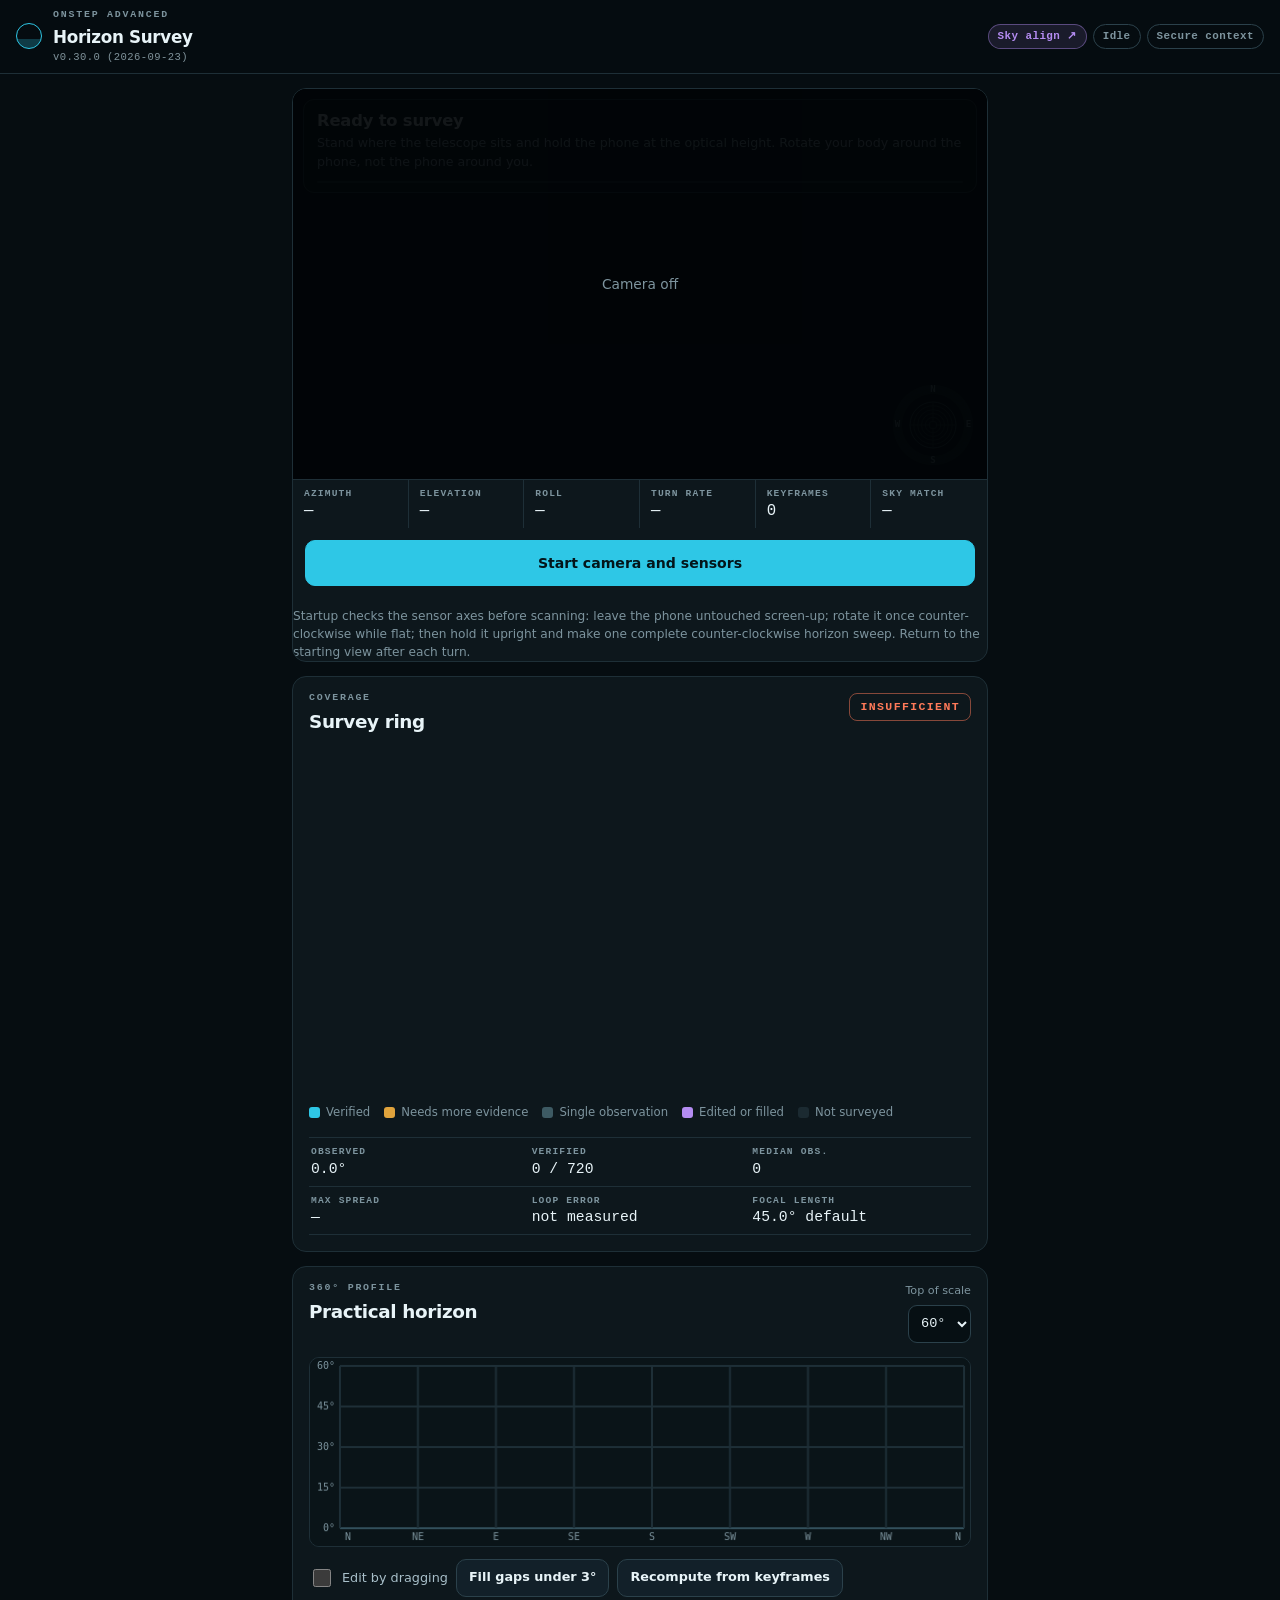
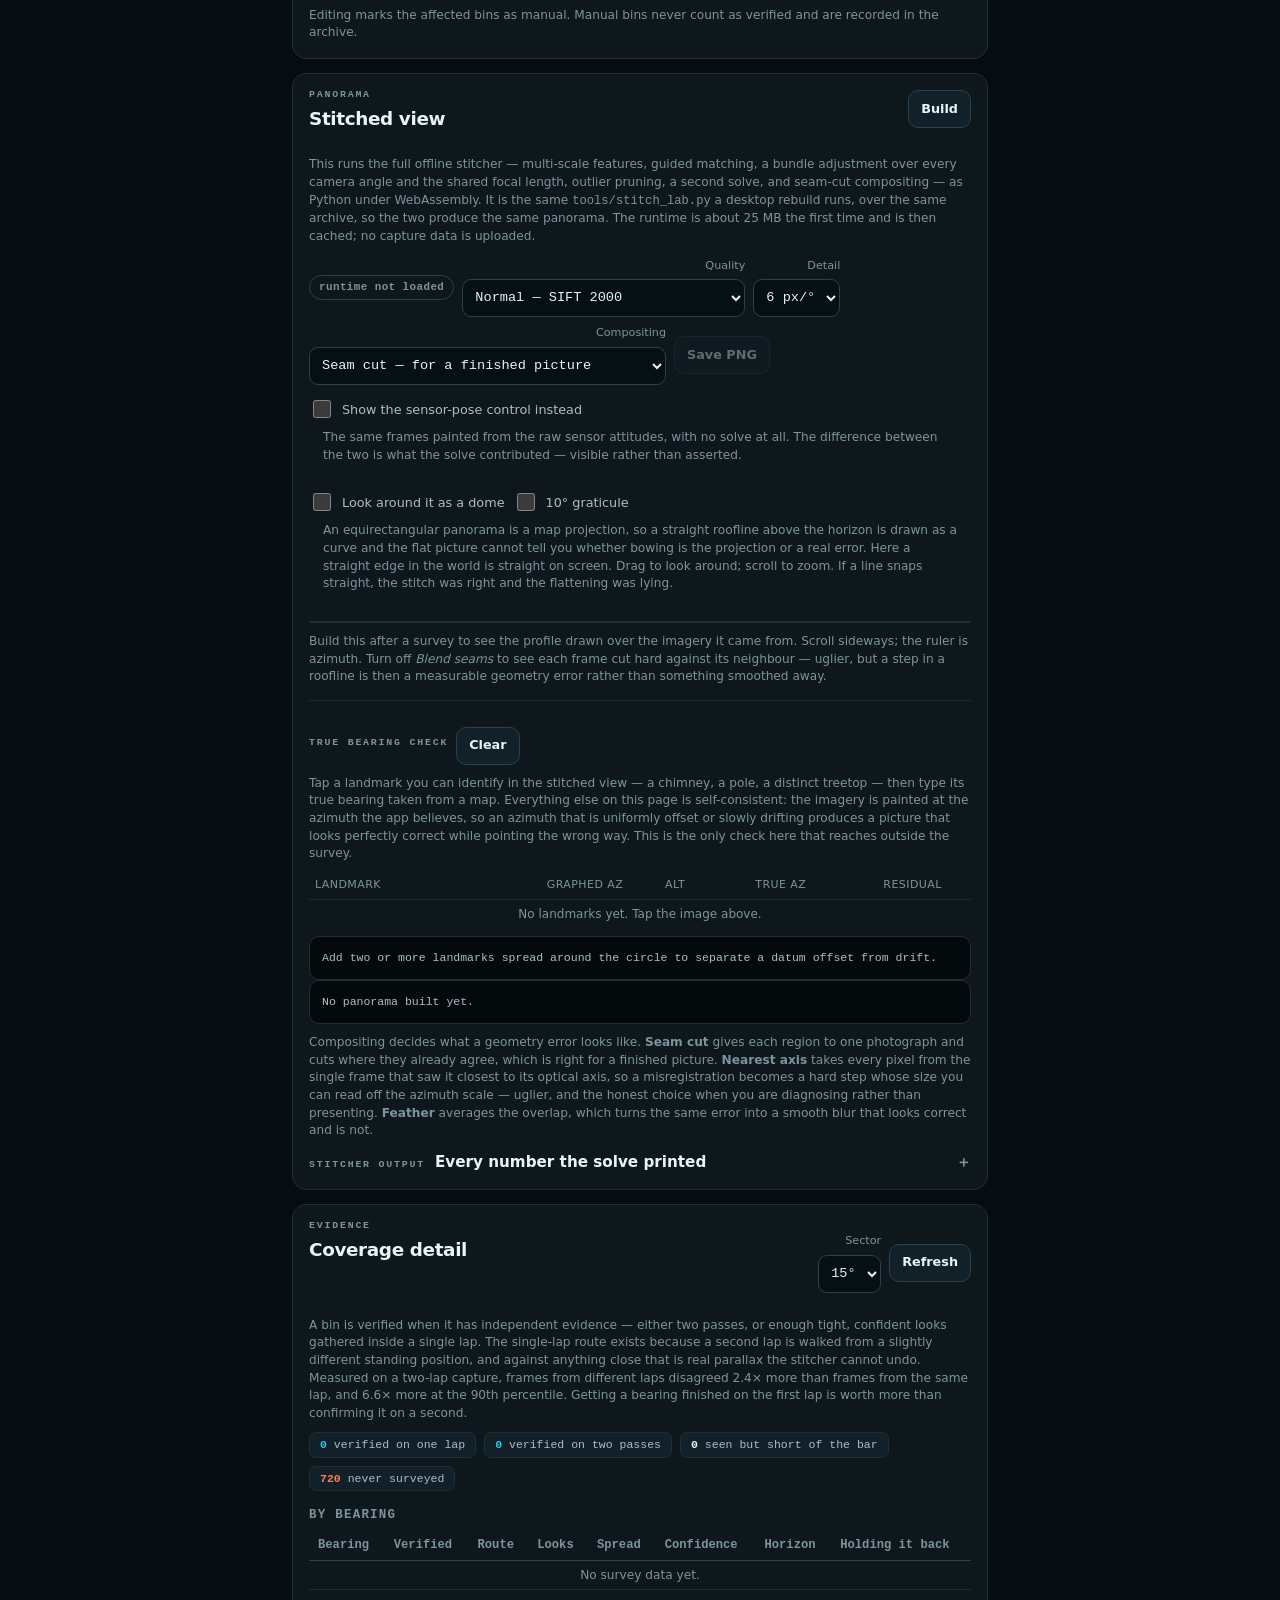
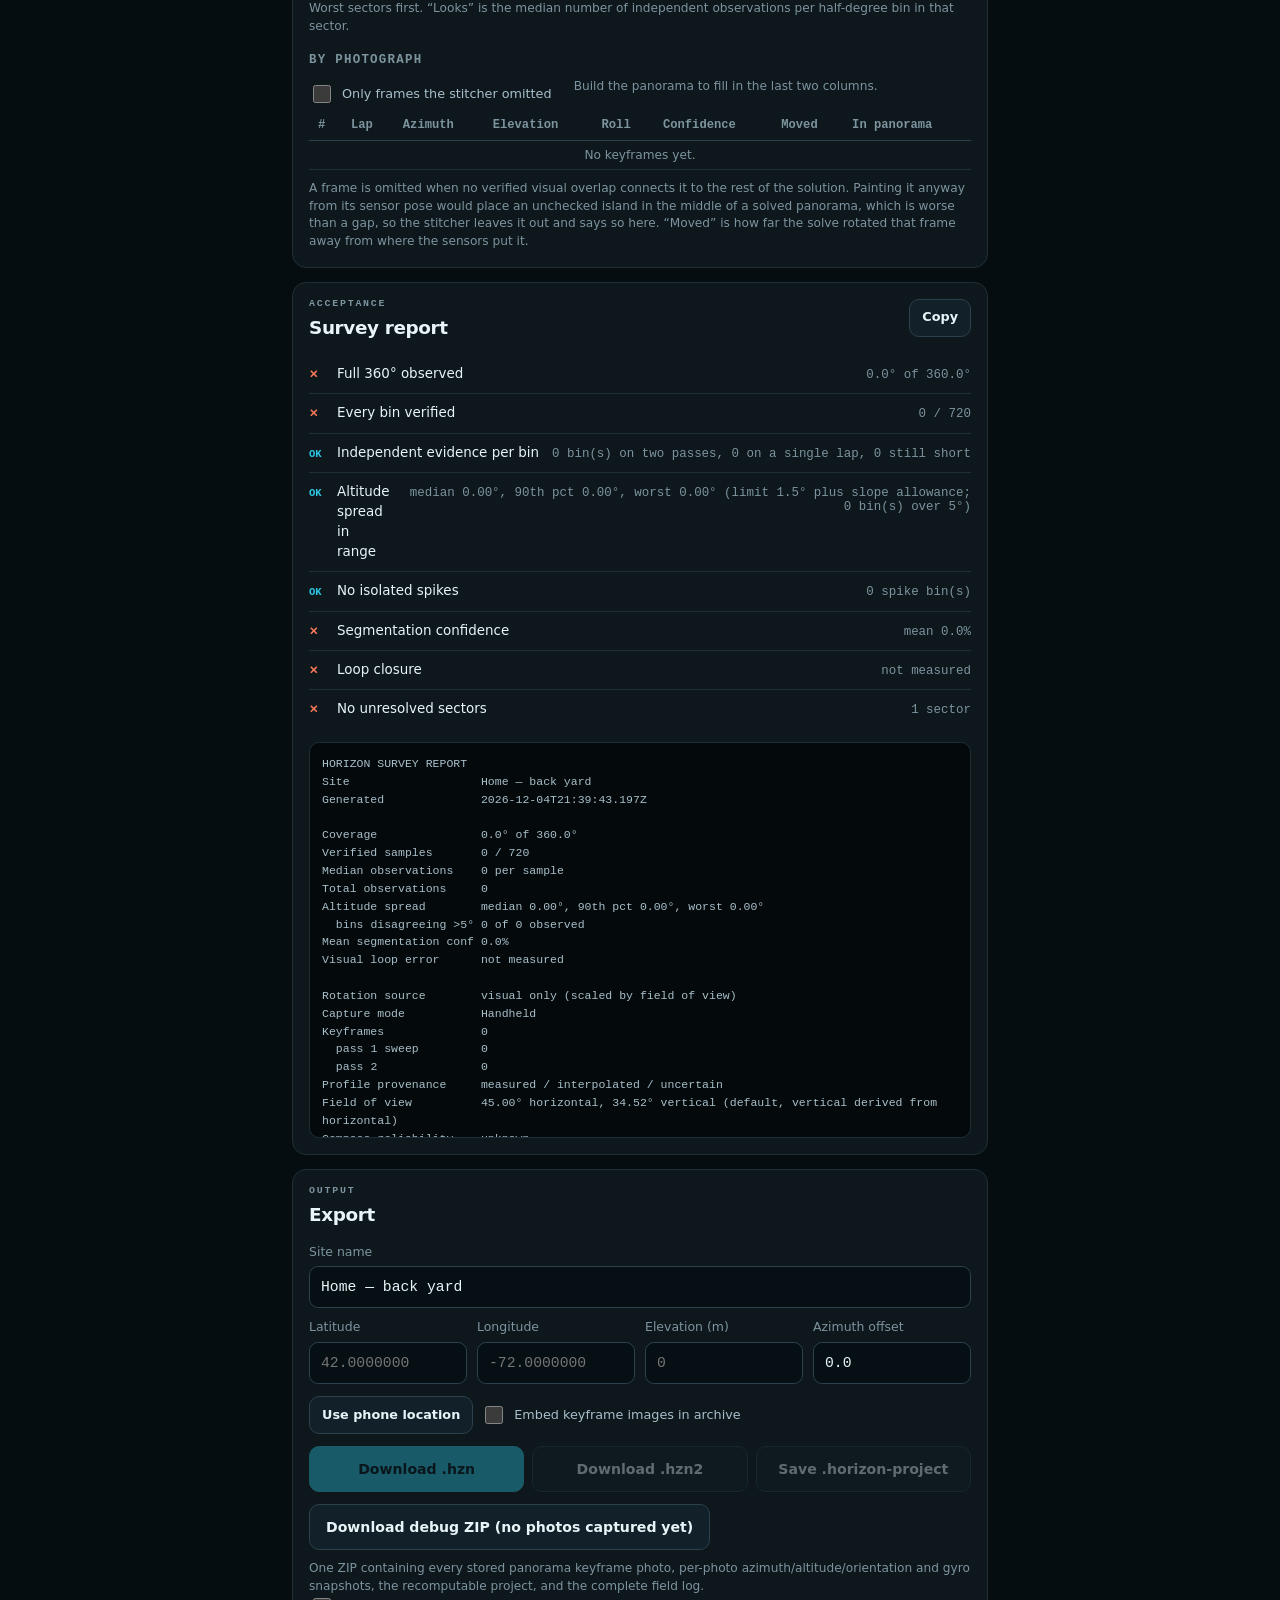
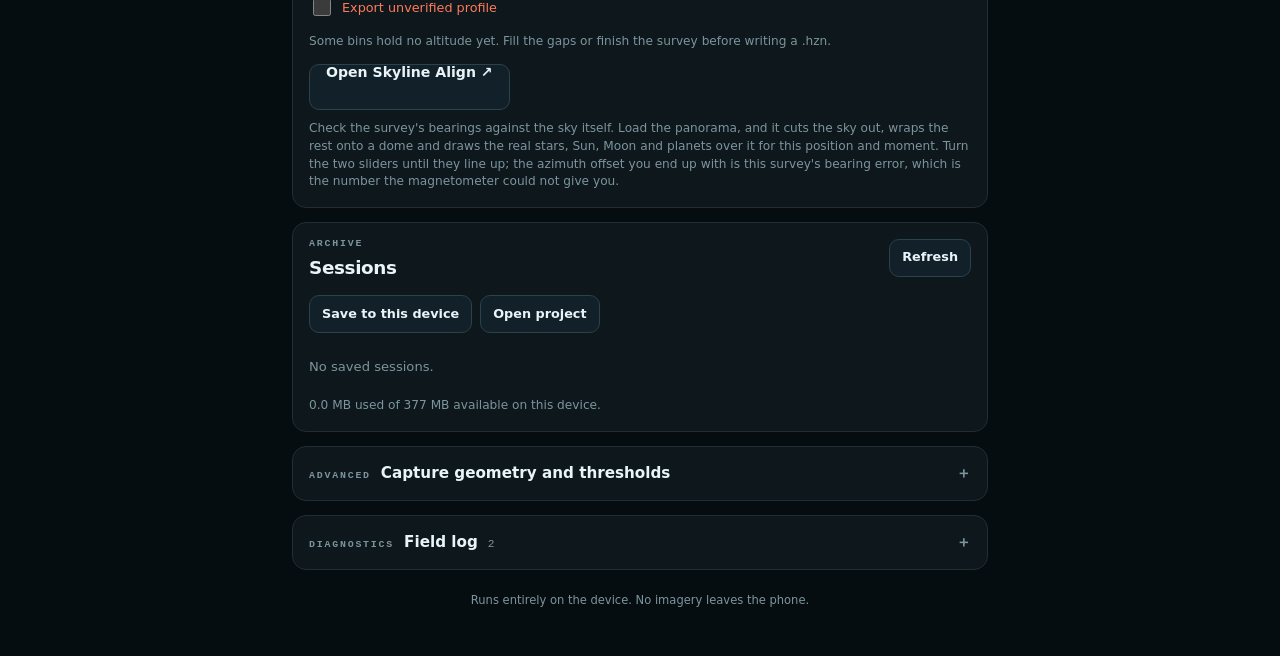
<file: index.html>
<!doctype html>
<html lang="en">
<head>
<meta charset="utf-8" />
<meta name="viewport" content="width=device-width, initial-scale=1, viewport-fit=cover, user-scalable=no" />
<meta name="theme-color" content="#060d11" />
<meta name="description" content="Guided multi-pass horizon survey for the OnStep Advanced Telescope Controller." />
<title>Horizon Survey</title>
<!-- Version query so a device cannot pair new markup with a cached stylesheet.
     Bump it with VERSION in js/version.js; iPad Safari holds CSS aggressively
     and the resulting half-styled page looks like a broken build, not a stale
     one, which is a bad thing to be debugging in a field. -->
<link rel="stylesheet" href="styles.css?v=0.30.0" />
<!-- BEGIN generated import map -->
<!-- Generated by tools/build-importmap.mjs. Do not hand-edit: run the tool
     after bumping VERSION in js/version.js. Every module carries the query
     so a version bump busts the whole graph rather than only main.js. -->
<script type="importmap">
{
  "imports": {
    "./js/build-profile.js": "./js/build-profile.js?v=0.30.0",
    "./js/build-progress.js": "./js/build-progress.js?v=0.30.0",
    "./js/bundle.js": "./js/bundle.js?v=0.30.0",
    "./js/calfigures.js": "./js/calfigures.js?v=0.30.0",
    "./js/camera.js": "./js/camera.js?v=0.30.0",
    "./js/capture-gaps.js": "./js/capture-gaps.js?v=0.30.0",
    "./js/capture-policy.js": "./js/capture-policy.js?v=0.30.0",
    "./js/column-plan.js": "./js/column-plan.js?v=0.30.0",
    "./js/coverage-table.js": "./js/coverage-table.js?v=0.30.0",
    "./js/coverage.js": "./js/coverage.js?v=0.30.0",
    "./js/diagnostic-export.js": "./js/diagnostic-export.js?v=0.30.0",
    "./js/dome-view.js": "./js/dome-view.js?v=0.30.0",
    "./js/exporters.js": "./js/exporters.js?v=0.30.0",
    "./js/focal-check.js": "./js/focal-check.js?v=0.30.0",
    "./js/guidance.js": "./js/guidance.js?v=0.30.0",
    "./js/guide.js": "./js/guide.js?v=0.30.0",
    "./js/lens-store.js": "./js/lens-store.js?v=0.30.0",
    "./js/lenscal.js": "./js/lenscal.js?v=0.30.0",
    "./js/log.js": "./js/log.js?v=0.30.0",
    "./js/main.js": "./js/main.js?v=0.30.0",
    "./js/math3d.js": "./js/math3d.js?v=0.30.0",
    "./js/orientation.js": "./js/orientation.js?v=0.30.0",
    "./js/panorama-optimize.js": "./js/panorama-optimize.js?v=0.30.0",
    "./js/panorama.js": "./js/panorama.js?v=0.30.0",
    "./js/pipeline.js": "./js/pipeline.js?v=0.30.0",
    "./js/preflight.js": "./js/preflight.js?v=0.30.0",
    "./js/pyodide-stitch.js": "./js/pyodide-stitch.js?v=0.30.0",
    "./js/render.js": "./js/render.js?v=0.30.0",
    "./js/storage.js": "./js/storage.js?v=0.30.0",
    "./js/survey-estimate.js": "./js/survey-estimate.js?v=0.30.0",
    "./js/survey.js": "./js/survey.js?v=0.30.0",
    "./js/version.js": "./js/version.js?v=0.30.0",
    "./js/zip.js": "./js/zip.js?v=0.30.0"
  }
}
</script>
<!-- END generated import map -->
</head>
<body>

<header class="bar">
  <div class="bar-id">
    <span class="mark" aria-hidden="true"></span>
    <div>
      <p class="kicker">ONSTEP ADVANCED</p>
      <h1>Horizon Survey</h1>
      <p class="build" id="buildLabel">—</p>
    </div>
  </div>
  <div class="bar-state">
    <!--
      In the header because the header is sticky, and this was previously only
      at the bottom of the Export card — four hundred lines down a page that is
      mostly scrolled past. A tool nobody can find is a tool nobody uses.

      A link and a new tab, not a view in this page: it is used OUTSIDE, at
      night, next to the real sky, and it must not be able to disturb a survey
      that is part way through. It shares no state with this page and reads only
      the files it is handed.
    -->
    <a id="skyAlignLink" class="chip link" href="sky/skyline-align.html?v=0.30.0"
       target="_blank" rel="noopener"
       title="Check this survey's bearings against the real sky">Sky align ↗</a>
    <span id="phaseChip" class="chip">Idle</span>
    <span id="contextChip" class="chip quiet">Checking…</span>
  </div>
</header>

<main>

<!-- Written to only by the stale-build check at startup, and by nothing else.
     The first version of that check wrote into the directive panel, which the
     render loop rewrites every frame — so the warning appeared for one frame and
     was gone, which is worse than not having it. -->
<div class="stale-banner" id="staleBanner" hidden></div>

<!-- ------------------------------------------------------------- capture -->
<section class="card stage-card" id="captureCard">
  <div class="stage" id="stage">
    <video id="video" playsinline muted autoplay></video>
    <canvas id="overlay" class="overlay"></canvas>

    <div class="directive" id="directive" data-tone="idle">
      <div class="directive-row">
        <div class="directive-text">
          <p class="directive-head" id="directiveHead">Ready to survey</p>
          <p class="directive-detail" id="directiveDetail">Stand where the telescope sits. Rotate your body around the phone, not the phone around you.</p>
        </div>
        <div class="directive-figure" id="directiveFigure" hidden></div>
      </div>
      <div class="directive-bar"><i id="directiveBar"></i></div>
    </div>

    <div class="turn-cue" id="turnCue" hidden><span id="turnCueText"></span></div>

    <canvas id="miniRing" class="mini-ring" width="180" height="180"></canvas>

    <div class="stage-blocker" id="stageBlocker">
      <p id="stageBlockerText">Camera off</p>
    </div>
  </div>

  <div class="telemetry" id="telemetry">
    <div><span>Azimuth</span><strong id="tAz">—</strong></div>
    <div><span>Elevation</span><strong id="tEl">—</strong></div>
    <div><span>Roll</span><strong id="tRoll">—</strong></div>
    <div><span>Turn rate</span><strong id="tRate">—</strong></div>
    <div><span>Keyframes</span><strong id="tKf">0</strong></div>
    <div><span>Sky match</span><strong id="tMatch">—</strong></div>
  </div>

  <div class="actions">
    <button id="primaryBtn" class="btn primary">Start camera and sensors</button>
    <button id="secondaryBtn" class="btn" hidden>Pause</button>
    <button id="abortBtn" class="btn ghost" hidden>Reset survey</button>
  </div>
  <p class="hint" id="captureHint">Startup checks the sensor axes before scanning: leave the phone untouched screen-up; rotate it once counter-clockwise while flat; then hold it upright and make one complete counter-clockwise horizon sweep. Return to the starting view after each turn.</p>
</section>

<!-- --------------------------------------------------------------- survey -->
<section class="card">
  <div class="card-head">
    <div>
      <p class="kicker">COVERAGE</p>
      <h2>Survey ring</h2>
    </div>
    <div class="grade" id="ringGrade">—</div>
  </div>

  <div class="ring-wrap">
    <canvas id="ring" class="ring"></canvas>
  </div>

  <ul class="legend">
    <li><i class="sw verified"></i>Verified</li>
    <li><i class="sw weak"></i>Needs more evidence</li>
    <li><i class="sw thin"></i>Single observation</li>
    <li><i class="sw manual"></i>Edited or filled</li>
    <li><i class="sw empty"></i>Not surveyed</li>
  </ul>

  <dl class="stats" id="stats">
    <div><dt>Observed</dt><dd id="sObserved">0.0°</dd></div>
    <div><dt>Verified</dt><dd id="sVerified">0 / 720</dd></div>
    <div><dt>Median obs.</dt><dd id="sMedian">0</dd></div>
    <div><dt>Max spread</dt><dd id="sSpread">—</dd></div>
    <div><dt>Loop error</dt><dd id="sLoop">not measured</dd></div>
    <div><dt>Focal length</dt><dd id="sFocal">default</dd></div>
  </dl>
</section>

<!-- -------------------------------------------------------------- profile -->
<section class="card">
  <div class="card-head">
    <div>
      <p class="kicker">360° PROFILE</p>
      <h2>Practical horizon</h2>
    </div>
    <label class="zoom">Top of scale
      <select id="maxAltSelect">
        <option value="30">30°</option>
        <option value="45">45°</option>
        <option value="60" selected>60°</option>
        <option value="90">90°</option>
      </select>
    </label>
  </div>

  <canvas id="profile" class="profile"></canvas>

  <div class="row">
    <label class="toggle"><input type="checkbox" id="editToggle" /> <span>Edit by dragging</span></label>
    <button id="fillGapsBtn" class="btn small">Fill gaps under 3°</button>
    <button id="recomputeBtn" class="btn small">Recompute from keyframes</button>
  </div>
  <p class="hint">Editing marks the affected bins as manual. Manual bins never count as verified and are recorded in the archive.</p>
</section>

<!-- ------------------------------------------------------------- panorama -->
<section class="card">
  <div class="card-head">
    <div>
      <p class="kicker">PANORAMA</p>
      <h2>Stitched view</h2>
    </div>
    <button id="panoBtn" class="btn small">Build</button>
  </div>

  <p class="hint" id="stitchEngineNote">This runs the full offline stitcher — multi-scale
  features, guided matching, a bundle adjustment over every camera angle and the shared
  focal length, outlier pruning, a second solve, and seam-cut compositing — as Python
  under WebAssembly. It is the same <code>tools/stitch_lab.py</code> a desktop rebuild runs,
  over the same archive, so the two produce the same panorama. The runtime is about 25 MB
  the first time and is then cached; no capture data is uploaded.</p>

  <div class="row">
    <span id="stitchRuntime" class="chip quiet">runtime not loaded</span>
    <label class="zoom">Quality
      <select id="stitchQuality">
        <option value="fast">Fast — ORB, for a quick look</option>
        <option value="normal" selected>Normal — SIFT 2000</option>
        <option value="fine">Fine — SIFT 3000</option>
        <option value="reference">Reference — SIFT 5000, slowest</option>
      </select>
    </label>
    <label class="zoom">Detail
      <select id="panoScale">
        <option value="4">4 px/°</option>
        <option value="6" selected>6 px/°</option>
        <option value="9">9 px/°</option>
      </select>
    </label>
    <label class="zoom">Compositing
      <select id="stitchBlend">
        <option value="seam" selected>Seam cut — for a finished picture</option>
        <option value="best">Nearest axis — hard cuts, for diagnosis</option>
        <option value="feather">Feather — smooth, hides geometry error</option>
      </select>
    </label>
    <button id="panoSaveBtn" class="btn small" disabled>Save PNG</button>
  </div>

  <div class="row">
    <label class="toggle"><input type="checkbox" id="stitchShowControl" /> <span>Show the sensor-pose control instead</span></label>
    <span class="hint" id="stitchControlNote">The same frames painted from the raw sensor
    attitudes, with no solve at all. The difference between the two is what the solve
    contributed — visible rather than asserted.</span>
  </div>

  <div class="verdict" id="stitchVerdict" hidden>
    <div class="verdict-head">
      <span class="verdict-grade" id="stitchGrade">—</span>
      <span class="verdict-plain" id="stitchPlain"></span>
    </div>
    <dl class="stats" id="stitchStats"></dl>
    <p class="hint">The headline number is <b>overlap disagreement</b> — how far two
    photographs differ about the same direction, per colour channel. It is used instead of
    the solver's own residual because the residual is computed after the disagreeing
    matches have been pruned away, so it improves when evidence is discarded. On a measured
    two-lap capture the residual called the build very slightly better while the picture
    was 36% worse.</p>
  </div>

  <!-- Two bars, because they answer two different questions. The overall one
       says how much of the build is left; the stage one says whether THIS piece
       of work is moving, which is what tells an operator it has not hung. The
       percentage carries three decimals on purpose: at four fifths of a build
       spent in one stage, a whole-number readout can sit unchanged for half a
       minute, and a figure that never moves is the thing being complained
       about. -->
  <div class="build-progress" id="buildProgress" hidden>
    <p class="build-progress-label">
      <span id="buildStage">Preparing…</span>
      <span id="buildPercent" class="build-percent">0.000%</span>
      <span id="buildEta"></span>
    </p>
    <div class="directive-bar"><i id="buildBar"></i></div>
    <p class="build-progress-label build-substage">
      <span id="buildStageDetail"></span><span id="buildStageEta"></span>
    </p>
    <div class="directive-bar"><i id="buildStageBar"></i></div>
    <p class="hint" id="buildNote">The camera and sensors are paused. You can put the phone down — this runs on its own.</p>
  </div>

  <div class="row">
    <label class="toggle"><input type="checkbox" id="domeToggle" /> <span>Look around it as a dome</span></label>
    <label class="toggle"><input type="checkbox" id="domeGrid" /> <span>10° graticule</span></label>
    <span class="hint" id="domeNote">An equirectangular panorama is a map projection, so a
    straight roofline above the horizon is drawn as a curve and the flat picture cannot tell
    you whether bowing is the projection or a real error. Here a straight edge in the world
    is straight on screen. Drag to look around; scroll to zoom. If a line snaps straight, the
    stitch was right and the flattening was lying.</span>
  </div>

  <div class="pano-wrap"><canvas id="pano" class="pano"></canvas></div>
  <div class="dome-wrap" id="domeWrap" hidden><canvas id="dome" class="dome"></canvas></div>

  <p class="hint" id="panoStatus">Build this after a survey to see the profile drawn over the imagery it came from. Scroll sideways; the ruler is azimuth. Turn off <em>Blend seams</em> to see each frame cut hard against its neighbour — uglier, but a step in a roofline is then a measurable geometry error rather than something smoothed away.</p>

  <div class="landmarks">
    <div class="row">
      <p class="kicker">TRUE BEARING CHECK</p>
      <button id="lmClearBtn" class="btn small">Clear</button>
    </div>
    <p class="hint">Tap a landmark you can identify in the stitched view — a chimney, a pole, a distinct treetop — then type its true bearing taken from a map. Everything else on this page is self-consistent: the imagery is painted at the azimuth the app believes, so an azimuth that is uniformly offset or slowly drifting produces a picture that looks perfectly correct while pointing the wrong way. This is the only check here that reaches outside the survey.</p>
    <table class="lm-table" id="lmTable">
      <thead><tr><th>Landmark</th><th>Graphed az</th><th>Alt</th><th>True az</th><th>Residual</th><th></th></tr></thead>
      <tbody id="lmBody"><tr class="lm-empty"><td colspan="6">No landmarks yet. Tap the image above.</td></tr></tbody>
    </table>
    <pre class="report" id="lmSummary">Add two or more landmarks spread around the circle to separate a datum offset from drift.</pre>
  </div>
  <pre class="report" id="panoFindings">No panorama built yet.</pre>
  <p class="hint">Compositing decides what a geometry error looks like. <b>Seam cut</b> gives
  each region to one photograph and cuts where they already agree, which is right for a
  finished picture. <b>Nearest axis</b> takes every pixel from the single frame that saw it
  closest to its optical axis, so a misregistration becomes a hard step whose size you can
  read off the azimuth scale — uglier, and the honest choice when you are diagnosing rather
  than presenting. <b>Feather</b> averages the overlap, which turns the same error into a
  smooth blur that looks correct and is not.</p>

  <details class="stitch-log-wrap">
    <summary><span class="kicker">STITCHER OUTPUT</span> Every number the solve printed</summary>
    <pre class="report" id="stitchLog">Not run yet.</pre>
  </details>
</section>

<!-- ------------------------------------------------------- coverage tables -->
<section class="card">
  <div class="card-head">
    <div>
      <p class="kicker">EVIDENCE</p>
      <h2>Coverage detail</h2>
    </div>
    <div class="row">
      <label class="zoom">Sector
        <select id="sectorSize">
          <option value="10">10°</option>
          <option value="15" selected>15°</option>
          <option value="30">30°</option>
        </select>
      </label>
      <button id="refreshCoverageBtn" class="btn small">Refresh</button>
    </div>
  </div>

  <p class="hint">A bin is verified when it has independent evidence — either two passes,
  or enough tight, confident looks gathered inside a single lap. The single-lap route exists
  because a second lap is walked from a slightly different standing position, and against
  anything close that is real parallax the stitcher cannot undo. Measured on a two-lap
  capture, frames from different laps disagreed 2.4× more than frames from the same lap,
  and 6.6× more at the 90th percentile. Getting a bearing finished on the first lap is
  worth more than confirming it on a second.</p>

  <div class="route-summary" id="routeSummary"></div>

  <h3 class="table-title">By bearing</h3>
  <div class="table-scroll">
    <table class="data-table" id="bearingTable">
      <thead><tr>
        <th>Bearing</th><th>Verified</th><th>Route</th><th>Looks</th>
        <th>Spread</th><th>Confidence</th><th>Horizon</th><th>Holding it back</th>
      </tr></thead>
      <tbody id="bearingBody"><tr class="lm-empty"><td colspan="8">No survey data yet.</td></tr></tbody>
    </table>
  </div>
  <p class="hint" id="bearingNote">Worst sectors first. “Looks” is the median number of
  independent observations per half-degree bin in that sector.</p>

  <h3 class="table-title">By photograph</h3>
  <div class="row">
    <label class="toggle"><input type="checkbox" id="framesOmittedOnly" /> <span>Only frames the stitcher omitted</span></label>
    <span class="hint" id="frameNote">Build the panorama to fill in the last two columns.</span>
  </div>
  <div class="table-scroll">
    <table class="data-table" id="frameTable">
      <thead><tr>
        <th>#</th><th>Lap</th><th>Azimuth</th><th>Elevation</th><th>Roll</th>
        <th>Confidence</th><th>Moved</th><th>In panorama</th>
      </tr></thead>
      <tbody id="frameBody"><tr class="lm-empty"><td colspan="8">No keyframes yet.</td></tr></tbody>
    </table>
  </div>
  <p class="hint">A frame is omitted when no verified visual overlap connects it to the rest
  of the solution. Painting it anyway from its sensor pose would place an unchecked island
  in the middle of a solved panorama, which is worse than a gap, so the stitcher leaves it
  out and says so here. “Moved” is how far the solve rotated that frame away from where the
  sensors put it.</p>
</section>

<!-- --------------------------------------------------------------- report -->
<section class="card">
  <div class="card-head">
    <div>
      <p class="kicker">ACCEPTANCE</p>
      <h2>Survey report</h2>
    </div>
    <button id="copyReportBtn" class="btn small">Copy</button>
  </div>
  <ul class="checks" id="checks"></ul>
  <pre class="report" id="reportText">Run a survey to generate a report.</pre>
</section>

<!-- --------------------------------------------------------------- export -->
<section class="card">
  <div class="card-head">
    <div>
      <p class="kicker">OUTPUT</p>
      <h2>Export</h2>
    </div>
  </div>

  <div class="fields">
    <label class="wide">Site name<input id="siteName" maxlength="23" value="Home — back yard" /></label>
    <label>Latitude<input id="latitude" inputmode="decimal" placeholder="42.0000000" /></label>
    <label>Longitude<input id="longitude" inputmode="decimal" placeholder="-72.0000000" /></label>
    <label>Elevation (m)<input id="elevation" inputmode="decimal" placeholder="0" /></label>
    <label>Azimuth offset<input id="azOffset" type="number" step="0.1" value="0.0" /></label>
  </div>

  <div class="row">
    <button id="locationBtn" class="btn small">Use phone location</button>
    <label class="toggle"><input type="checkbox" id="embedThumbs" /> <span>Embed keyframe images in archive</span></label>
  </div>

  <div class="row export-row">
    <button id="exportHznBtn" class="btn primary">Download .hzn</button>
    <button id="exportHzn2Btn" class="btn">Download .hzn2</button>
    <button id="exportProjectBtn" class="btn">Save .horizon-project</button>
  </div>

  <div class="row">
    <button id="exportCaptureZipBtn" class="btn" disabled>Download source photos + debug ZIP</button>
  </div>
  <p class="hint">One ZIP containing every stored panorama keyframe photo, per-photo azimuth/altitude/orientation and gyro snapshots, the recomputable project, and the complete field log.</p>

  <label class="toggle danger"><input type="checkbox" id="forceExport" /> <span>Export unverified profile</span></label>
  <p class="hint" id="exportHint">The controller format cannot represent a missing sample, so an incomplete survey would silently become a 0° horizon. Finish the survey or tick the override.</p>

  <!--
    A separate page, and a separate tab on purpose. It is used OUTSIDE, at
    night, alongside the real sky, and it must not be able to disturb a survey
    that is part way through — so it shares no state with this page and reads
    only the files you hand it.
  -->
  <div class="row" style="margin-top:14px">
    <a class="btn" href="sky/skyline-align.html?v=0.30.0" target="_blank" rel="noopener"
       style="text-align:center;text-decoration:none;display:block">Open Skyline Align ↗</a>
  </div>
  <p class="hint">Check the survey's bearings against the sky itself. Load the
    panorama, and it cuts the sky out, wraps the rest onto a dome and draws the
    real stars, Sun, Moon and planets over it for this position and moment. Turn
    the two sliders until they line up; the azimuth offset you end up with is
    this survey's bearing error, which is the number the magnetometer could not
    give you.</p>
</section>

<!-- ------------------------------------------------------------- sessions -->
<section class="card">
  <div class="card-head">
    <div>
      <p class="kicker">ARCHIVE</p>
      <h2>Sessions</h2>
    </div>
    <button id="refreshSessionsBtn" class="btn small">Refresh</button>
  </div>
  <div class="row">
    <button id="saveSessionBtn" class="btn small">Save to this device</button>
    <label class="file-btn btn small">Open project<input type="file" id="openProjectInput" accept=".horizon-project,.json,application/json" hidden /></label>
  </div>
  <ul class="sessions" id="sessionList"><li class="muted">No saved sessions.</li></ul>
  <p class="hint" id="storageHint"></p>
</section>

<!-- ------------------------------------------------------------- advanced -->
<section class="card">
  <details>
    <summary><span class="kicker">ADVANCED</span> Capture geometry and thresholds</summary>

    <label class="slider">Lens
      <select id="lensSelect"><option value="">Default rear camera</option></select>
    </label>
    <div class="row">
      <button id="scanLensBtn" class="btn small">Find lenses</button>
      <button id="widestLensBtn" class="btn small">Use widest</button>
    </div>
    <p class="hint" id="lensHint">Android exposes each physical lens separately, so the ultra-wide is reachable here. iOS usually presents one virtual rear camera and switching does nothing. Changing lens discards any calibrated focal length, because intrinsics belong to the lens.</p>

    <div class="calib-block">
      <button id="preflightBtn" class="btn small">Run pre-flight sweep</button>
      <span id="preflightState" class="chip">not run</span>
      <p class="hint">Point at a textured scene — foliage, brickwork, a fence — and turn steadily through at least 60°, then back. One gesture measures two things: how far your compass disagrees with measured rotation as you turn, and the true focal length from pixel shift against that rotation.</p>
      <div id="preflightResult" class="preflight-result" hidden>
        <div class="pf-row"><span>Swept</span><b id="pfSweep">—</b></div>
        <div class="pf-row"><span>Compass swing</span><b id="pfDeviation">—</b></div>
        <div class="pf-row"><span>Orientation jitter</span><b id="pfJitter">—</b></div>
        <div class="pf-row"><span>Field of view</span><b id="pfFov">—</b></div>
        <p class="hint" id="pfSummary"></p>
        <details><summary>Compass swing by direction</summary><pre id="pfSwing" class="pf-swing"></pre></details>
      </div>
      <p class="hint">This never blocks the survey. A bad compass only rotates the whole profile, and the mount corrects that with one number afterwards.</p>
    </div>

    <label class="slider">Horizontal field of view, sensor <output id="fovOut">66.0°</output>
      <input type="range" id="fovRange" min="40" max="120" step="0.5" value="66" />
    </label>
    <div class="row">
      <button class="btn small fov-preset" data-fov="52">Pixel main, portrait 52°</button>
      <button class="btn small fov-preset" data-fov="76">Pixel ultra-wide, portrait 76°</button>
    </div>
    <p class="hint"><b>This is the horizontal field of view of the frame as held.</b> Held portrait, that is the phone's <i>short</i> sensor axis — so a camera advertised as 82° spans about 52° across a portrait frame. The advertised number is the long axis and does not belong here. Since the gyroscope now sets azimuth, this value only affects altitudes, not directions.</p>
    <p class="hint">This is only a starting value. Once the scan produces enough motion, the app measures the focal length from the imagery itself and replaces it.</p>

    <label class="slider">Frame rotation
      <select id="rotSelect">
        <option value="auto" selected>Auto-detect</option>
        <option value="0">0°</option>
        <option value="90">90°</option>
        <option value="180">180°</option>
        <option value="270">270°</option>
      </select>
    </label>
    <p class="hint">If the detected skyline overlay is sideways relative to the live view, set this manually.</p>

    <div class="fields">
      <label>Min observations<input type="number" id="ruleObs" min="1" max="40" step="1" /></label>
      <label>Min passes<input type="number" id="rulePasses" min="1" max="5" step="1" /></label>
      <label>Max spread (°)<input type="number" id="ruleSpread" min="0.2" max="10" step="0.1" /></label>
      <label>Min confidence<input type="number" id="ruleConf" min="0.05" max="0.95" step="0.01" /></label>
    </div>
    <button id="applyRulesBtn" class="btn small">Apply acceptance rules</button>

    <div class="row">
      <button id="selfTestBtn" class="btn small">Run projection self-test</button>
    </div>
  </details>
</section>

<!-- ---------------------------------------------------------------- debug -->
<section class="card debug">
  <details>
    <summary><span class="kicker">DIAGNOSTICS</span> Field log <span class="count" id="logCount">0</span></summary>
    <div class="row">
      <button id="shareLogBtn" class="btn small">Share debug bundle</button>
      <button id="copyLogBtn" class="btn small">Copy log + sensor snapshot</button>
      <button id="clearLogBtn" class="btn small">Clear</button>
    </div>
    <pre id="logOutput" tabindex="0"></pre>
  </details>
</section>

<footer class="foot">
  <p>Runs entirely on the device. No imagery leaves the phone.</p>
</footer>

</main>

<!-- Version query for the same reason styles.css carries one: iPad Safari holds
     modules aggressively, and a device pairing new markup with a cached script
     fails in ways that look like a broken build rather than a stale one. Bump
     with VERSION in js/version.js. -->
<script type="module" src="js/main.js?v=0.30.0"></script>
</body>
</html>
</file>
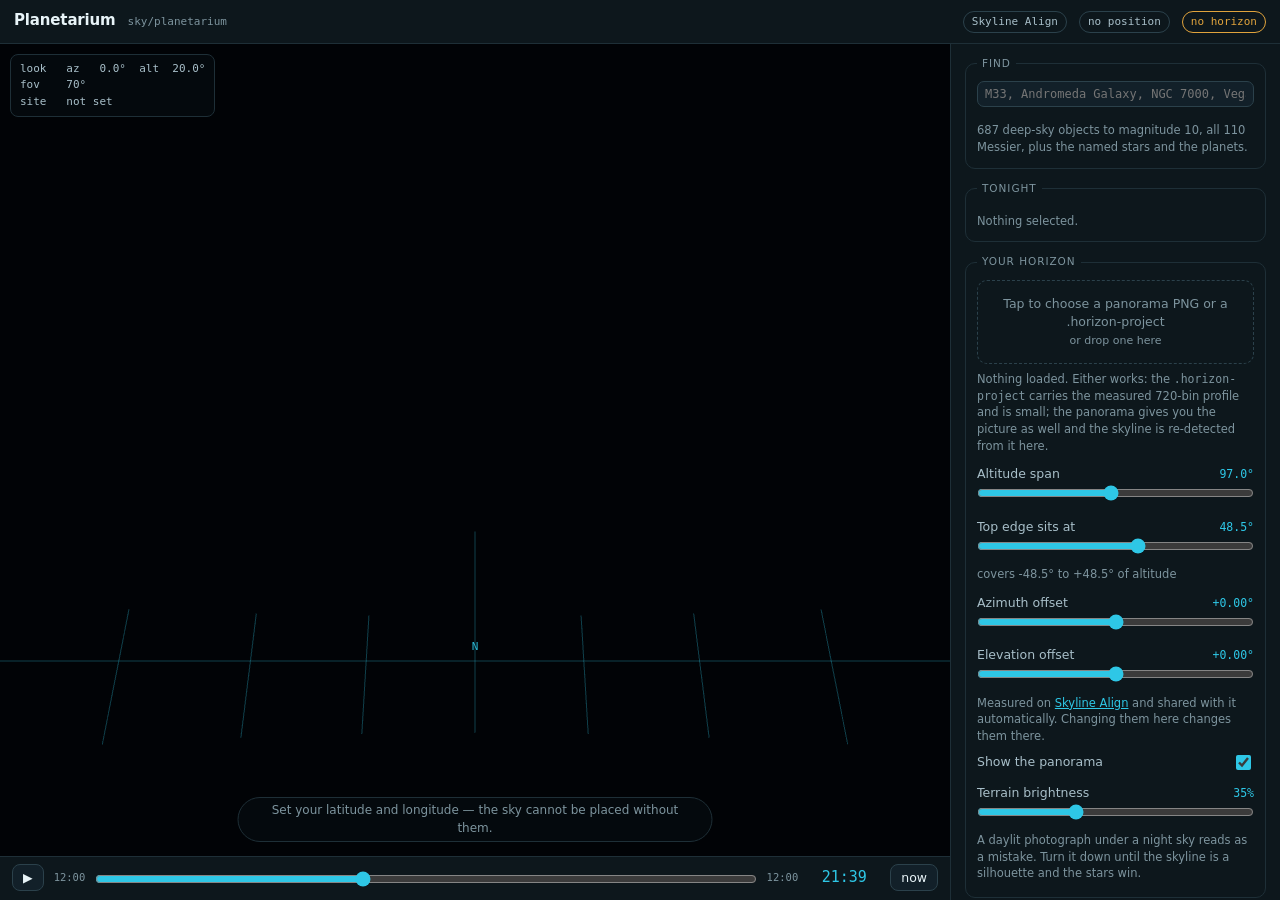
<file: sky/planetarium.html>
<!DOCTYPE html>
<html lang="en">
<head>
<meta charset="utf-8" />
<meta name="viewport" content="width=device-width, initial-scale=1, viewport-fit=cover" />
<title>Planetarium — Horizon Survey</title>
<!--
  Your sky, over your skyline, with a handle on time.

  WHAT THIS IS FOR, AND WHY IT IS NOT STELLARIUM. Every planetarium on earth
  will tell you that M33 rises at 19:40. None of them know about the barn. The
  question an owner of a fixed telescope actually has is "when does M33 clear
  MY roofline, and how long do I get", and that question needs a measured
  horizon -- which is the thing this whole project produces.

  So this page takes the survey's own horizon profile, puts the real sky behind
  it, and lets you scrub through the night watching a chosen object's track
  against it. Rise and set are computed against the measured skyline, never
  against a flat horizon nobody has.

  WHERE THE ALIGNMENT COMES FROM. sky/skyline-align.html measures the two
  offsets that put the survey's bearings on the real sky, and saves them. This
  page reads the same saved values, so the horizon drawn here is the horizon as
  corrected there. Align first; the offsets carry across on their own.

  NO NETWORK, ON PURPOSE. Both catalogues ship with the page (star-catalog.json
  ~260 KB, dso-catalog.json ~80 KB) and nothing is fetched at runtime beyond
  them, so it works in aeroplane mode standing in a field.

  NOT AN EPHEMERIS, AND NOT A POINTING MODEL. See sky/astro.js for what is and
  is not modelled. Rise and set times are good to well under a minute; the
  planets are good to a few arcminutes and no better. Do not drive a mount
  from this.
-->
<style>
  :root {
    color-scheme: dark;
    --ink: #e8f4f8;
    --ink-2: #a8bfc9;
    --ink-3: #7d949e;
    --chassis: #060d11;
    --panel: #0d171c;
    --panel-2: #122029;
    --rule: #1e2f37;
    --rule-2: #2b414b;
    --signal: #2ec7e6;
    --amber: #e0a33c;
    --coral: #ff7a59;
    --violet: #b48cf2;
    --sans: -apple-system, BlinkMacSystemFont, "Segoe UI", Inter, Roboto, system-ui, sans-serif;
    --mono: ui-monospace, SFMono-Regular, "SF Mono", Menlo, Consolas, monospace;
  }
  * { box-sizing: border-box; -webkit-tap-highlight-color: transparent; }
  html, body { margin: 0; padding: 0; height: 100%; }
  body {
    background: var(--chassis); color: var(--ink);
    font-family: var(--sans); font-size: 14px; line-height: 1.45;
    display: flex; flex-direction: column; overflow: hidden;
    overscroll-behavior: none;
  }

  header {
    flex: none; display: flex; align-items: baseline; gap: 12px;
    padding: 10px 14px; border-bottom: 1px solid var(--rule); background: var(--panel);
  }
  header h1 { margin: 0; font-size: 15px; font-weight: 620; letter-spacing: -0.01em; }
  header .sub { font-family: var(--mono); font-size: 11px; color: var(--ink-3); }
  header .spacer { flex: 1; }
  .chip {
    font-family: var(--mono); font-size: 11px; padding: 2px 8px; border-radius: 999px;
    border: 1px solid var(--rule-2); color: var(--ink-2); white-space: nowrap;
    text-decoration: none;
  }
  a.chip:hover { border-color: var(--signal); color: var(--signal); }
  .chip.live { border-color: var(--signal); color: var(--signal); }
  .chip.warn { border-color: var(--amber); color: var(--amber); }
  .chip.bad { border-color: var(--coral); color: var(--coral); }

  main { flex: 1; display: flex; min-height: 0; }
  #left { flex: 1; display: flex; flex-direction: column; min-width: 0; }
  #stage { flex: 1; position: relative; min-height: 0; background: #000; }
  #view { display: block; width: 100%; height: 100%; touch-action: none; cursor: grab; }
  #view.dragging { cursor: grabbing; }

  #readout {
    position: absolute; left: 10px; top: 10px; pointer-events: none;
    font-family: var(--mono); font-size: 11px; color: var(--ink-2);
    background: rgba(6,13,17,0.72); border: 1px solid var(--rule);
    border-radius: 8px; padding: 6px 9px; white-space: pre; line-height: 1.5;
  }
  #hint {
    position: absolute; left: 50%; bottom: 14px; transform: translateX(-50%);
    pointer-events: none; font-size: 12px; color: var(--ink-3);
    background: rgba(6,13,17,0.72); border: 1px solid var(--rule);
    border-radius: 999px; padding: 4px 14px; max-width: 90%; text-align: center;
  }

  /* The scrub bar. It is the width of the sky on purpose: this is the control
     the page is built around, and a 180-pixel slider in a side panel would
     make an hour about four pixels wide. */
  #scrub {
    flex: none; border-top: 1px solid var(--rule); background: var(--panel);
    padding: 7px 12px 9px; display: flex; align-items: center; gap: 10px;
  }
  #scrub .when {
    font-family: var(--mono); font-size: 15px; color: var(--signal);
    min-width: 72px; text-align: center; font-variant-numeric: tabular-nums;
  }
  #scrub .ends { font-family: var(--mono); font-size: 10.5px; color: var(--ink-3); white-space: nowrap; }
  #scrub input[type=range] { flex: 1; min-width: 80px; }
  #scrub button { width: auto; padding: 5px 10px; }

  aside {
    flex: none; width: 330px; background: var(--panel); border-left: 1px solid var(--rule);
    overflow-y: auto; padding: 12px 14px 40px; -webkit-overflow-scrolling: touch;
  }
  fieldset { border: 1px solid var(--rule); border-radius: 10px; margin: 0 0 12px; padding: 10px 11px 12px; }
  legend {
    font-size: 10.5px; text-transform: uppercase; letter-spacing: 0.09em;
    color: var(--ink-3); padding: 0 5px;
  }
  label.row { display: flex; align-items: center; gap: 8px; margin: 7px 0; font-size: 12.5px; }
  label.row > span:first-child { flex: 1; color: var(--ink-2); }
  .val { font-family: var(--mono); font-size: 11.5px; color: var(--signal); min-width: 62px; text-align: right; }
  input[type=range] { width: 100%; accent-color: var(--signal); margin: 2px 0 0; }
  input[type=number], input[type=text], input[type=date], input[type=datetime-local], select {
    background: var(--panel-2); color: var(--ink); border: 1px solid var(--rule-2);
    border-radius: 7px; padding: 5px 7px; font-family: var(--mono); font-size: 12px; width: 100%;
  }
  input[type=checkbox] { accent-color: var(--signal); width: 15px; height: 15px; }
  button {
    background: var(--panel-2); color: var(--ink); border: 1px solid var(--rule-2);
    border-radius: 8px; padding: 7px 10px; font-size: 12.5px; font-family: var(--sans);
    cursor: pointer; width: 100%;
  }
  button:hover:not(:disabled) { border-color: var(--signal); }
  button:disabled { opacity: 0.45; cursor: default; }
  .grid2 { display: grid; grid-template-columns: 1fr 1fr; gap: 7px; }
  .grid2.tight { gap: 5px; }
  .note { font-size: 11.5px; color: var(--ink-3); margin: 7px 0 0; }
  .note.warn { color: var(--amber); }
  .note.bad { color: var(--coral); }
  .slider-block { margin: 11px 0 3px; }
  .slider-block .head { display: flex; align-items: baseline; gap: 8px; }
  .slider-block .head span:first-child { flex: 1; font-size: 12.5px; color: var(--ink-2); }
  hr { border: 0; border-top: 1px solid var(--rule); margin: 11px 0; }

  #results { list-style: none; margin: 8px 0 0; padding: 0; max-height: 232px; overflow-y: auto; }
  #results li {
    padding: 5px 7px; border-radius: 7px; cursor: pointer; font-size: 12.5px;
    display: flex; align-items: baseline; gap: 7px;
  }
  #results li:hover, #results li.sel { background: var(--panel-2); }
  #results .nm { flex: 1; min-width: 0; overflow: hidden; text-overflow: ellipsis; white-space: nowrap; }
  #results .mg { font-family: var(--mono); font-size: 11px; color: var(--ink-3); }
  #results .up { color: var(--signal); }
  #results .down { color: var(--ink-3); }

  #card { font-size: 12.5px; }
  #card .title { font-size: 14px; font-weight: 620; color: var(--amber); }
  #card .sub2 { color: var(--ink-3); font-size: 11.5px; margin-bottom: 7px; }
  #card pre {
    font-family: var(--mono); font-size: 11.5px; color: var(--ink-2);
    margin: 0; white-space: pre-wrap; line-height: 1.6;
  }
  #card .verdict { margin-top: 7px; font-size: 12.5px; }
  #card .verdict.good { color: var(--signal); }
  #card .verdict.bad { color: var(--coral); }
  #card .verdict.soon { color: var(--amber); }

  #drop {
    border: 1px dashed var(--rule-2); border-radius: 10px; padding: 14px 10px;
    text-align: center; color: var(--ink-3); font-size: 12.5px; cursor: pointer;
  }
  #drop.over { border-color: var(--signal); color: var(--signal); }
  #drop.loaded { border-style: solid; color: var(--ink-2); }

  @media (max-width: 820px) {
    main { flex-direction: column; }
    #left { flex: 1 1 56%; min-height: 0; }
    aside { width: 100%; flex: 1 1 44%; border-left: 0; border-top: 1px solid var(--rule); padding-bottom: 24px; }
    #scrub .ends { display: none; }
  }
</style>
</head>
<body>
<header>
  <h1>Planetarium</h1>
  <span class="sub" id="ver">—</span>
  <span class="spacer"></span>
  <a class="chip" href="./skyline-align.html">Skyline Align</a>
  <span class="chip" id="twilightChip">no position</span>
  <span class="chip" id="horizonChip">no horizon</span>
</header>

<main>
  <div id="left">
    <div id="stage">
      <canvas id="view"></canvas>
      <div id="readout">—</div>
      <div id="hint">Load your horizon, set your position, then search for something.</div>
    </div>
    <div id="scrub">
      <button id="playBtn" title="Run time forward">▶</button>
      <span class="ends" id="scrubFrom">—</span>
      <input type="range" id="scrubBar" min="0" max="1000" step="1" value="500" />
      <span class="ends" id="scrubTo">—</span>
      <span class="when" id="scrubWhen">—:—</span>
      <button id="nowBtn" title="Jump to the current time">now</button>
    </div>
  </div>

  <aside>
    <fieldset>
      <legend>Find</legend>
      <input type="text" id="search" placeholder="M33, Andromeda Galaxy, NGC 7000, Vega, Jupiter…"
             autocomplete="off" spellcheck="false" />
      <ul id="results"></ul>
      <p class="note" id="searchNote">Messier and NGC/IC numbers, common names, the named
        stars, the planets. 570 deep-sky objects to magnitude 10, all 110 Messier.</p>
    </fieldset>

    <fieldset>
      <legend>Tonight</legend>
      <div id="card"><p class="note">Nothing selected.</p></div>
    </fieldset>

    <fieldset>
      <legend>Your horizon</legend>
      <div id="drop">Tap to choose a panorama PNG or a .horizon-project<br />
        <span style="font-size:11px">or drop one here</span></div>
      <input type="file" id="file" accept="image/*,.json,.horizon-project,application/json" hidden />
      <p class="note" id="horizonNote">Nothing loaded. Either works: the
        <code>.horizon-project</code> carries the measured 720-bin profile and is small;
        the panorama gives you the picture as well and the skyline is re-detected
        from it here.</p>

      <div class="slider-block">
        <div class="head"><span>Altitude span</span><span class="val" id="spanVal">—</span></div>
        <input type="range" id="span" min="20" max="180" step="0.5" value="97" />
      </div>
      <div class="slider-block">
        <div class="head"><span>Top edge sits at</span><span class="val" id="topVal">—</span></div>
        <input type="range" id="top" min="-10" max="90" step="0.5" value="48.5" />
        <p class="note" id="bandNote"></p>
      </div>
      <div class="slider-block">
        <div class="head"><span>Azimuth offset</span><span class="val" id="azOffVal">0.00°</span></div>
        <input type="range" id="azOff" min="-180" max="180" step="0.05" value="0" />
      </div>
      <div class="slider-block">
        <div class="head"><span>Elevation offset</span><span class="val" id="altOffVal">0.00°</span></div>
        <input type="range" id="altOff" min="-30" max="30" step="0.05" value="0" />
        <p class="note">Measured on <a href="./skyline-align.html" style="color:var(--signal)">Skyline
          Align</a> and shared with it automatically. Changing them here changes them there.</p>
      </div>
      <label class="row"><span>Show the panorama</span><input type="checkbox" id="showPano" checked /></label>
      <div class="slider-block">
        <div class="head"><span>Terrain brightness</span><span class="val" id="dimVal">35%</span></div>
        <input type="range" id="dim" min="0" max="100" step="1" value="35" />
        <p class="note">A daylit photograph under a night sky reads as a mistake.
          Turn it down until the skyline is a silhouette and the stars win.</p>
      </div>
    </fieldset>

    <fieldset>
      <legend>Where you are</legend>
      <div class="grid2">
        <label class="row" style="display:block"><span style="font-size:11px;color:var(--ink-3)">Latitude</span>
          <input type="number" id="lat" step="0.000001" placeholder="42.3601" /></label>
        <label class="row" style="display:block"><span style="font-size:11px;color:var(--ink-3)">Longitude</span>
          <input type="number" id="lon" step="0.000001" placeholder="-71.0589" /></label>
      </div>
      <button id="gps" style="margin-top:8px">Use this device's GPS</button>
      <p class="note" id="posNote">East longitude is positive.</p>
    </fieldset>

    <fieldset>
      <legend>When</legend>
      <label class="row" style="display:block"><span style="font-size:11px;color:var(--ink-3)">Night of (local)</span>
        <input type="date" id="date" /></label>
      <label class="row"><span>Whole 24 hours</span><input type="checkbox" id="allDay" /></label>
      <label class="row"><span>Run at</span>
        <select id="speed" style="width:auto">
          <option value="60">1 min/s</option>
          <option value="300" selected>5 min/s</option>
          <option value="900">15 min/s</option>
          <option value="3600">1 hour/s</option>
        </select></label>
      <p class="note" id="windowNote">The bar spans civil dusk to civil dawn —
        the hours the object is actually observable in. Tick the box for the
        whole day when you want to watch the Sun instead.</p>
    </fieldset>

    <fieldset>
      <legend>Sky</legend>
      <div class="slider-block">
        <div class="head"><span>Faintest star</span><span class="val" id="magVal">5.5</span></div>
        <input type="range" id="mag" min="1" max="6.5" step="0.1" value="5.5" />
      </div>
      <div class="slider-block">
        <div class="head"><span>Star size</span><span class="val" id="starSizeVal">1.6x</span></div>
        <input type="range" id="starSize" min="0.6" max="4" step="0.1" value="1.6" />
      </div>
      <div class="slider-block">
        <div class="head"><span>Faintest deep-sky</span><span class="val" id="dsoMagVal">9.0</span></div>
        <input type="range" id="dsoMag" min="3" max="10" step="0.1" value="9" />
      </div>
      <label class="row"><span>Deep-sky objects</span><input type="checkbox" id="showDso" checked /></label>
      <label class="row"><span>Deep-sky labels</span><input type="checkbox" id="showDsoNames" checked /></label>
      <label class="row"><span>Constellation figures</span><input type="checkbox" id="showCon" checked /></label>
      <label class="row"><span>Star names</span><input type="checkbox" id="showNames" checked /></label>
      <label class="row"><span>Sun, Moon and planets</span><input type="checkbox" id="showBodies" checked /></label>
      <label class="row"><span>Compass marks</span><input type="checkbox" id="showGrid" checked /></label>
      <label class="row"><span>Refraction</span><input type="checkbox" id="refract" checked /></label>
    </fieldset>

    <fieldset>
      <legend>View</legend>
      <div class="slider-block">
        <div class="head"><span>Field of view</span><span class="val" id="fovVal">70°</span></div>
        <input type="range" id="fov" min="4" max="120" step="1" value="70" />
      </div>
      <label class="row"><span>Keep the target centred</span><input type="checkbox" id="follow" checked /></label>
      <label class="row"><span>Draw its track</span><input type="checkbox" id="showTrack" checked /></label>
      <div class="grid2 tight">
        <button id="lookN">Face north</button>
        <button id="lookH">Level</button>
      </div>
    </fieldset>

    <p class="note" style="opacity:0.75">Stars: HYG v4.0. Figures: Stellarium
      modern skyculture. Deep sky: OpenNGC. All CC BY-SA 4.0; see
      <code>sky/README.txt</code>. Positions J2000, precessed to the moment shown.
      Not an ephemeris and not a pointing model.</p>
  </aside>
</main>

<script type="module">
import {
  julianDay, precess, lstDeg, equatorialToHorizontal, refractionDeg,
  sunPosition, moonPosition, planetPosition, PLANET_NAMES, twilight, wrap360, wrap180
} from './astro.js';
import { SkyView, dirOf, colourOf, compassMarks, CARDINALS } from './skyview.js';
import { detectSkyline, cutSkyTexture, horizonProfile, horizonMesh, sampleHorizon } from './panorama-sky.js';

const $ = id => document.getElementById(id);
const clamp = (v, lo, hi) => v < lo ? lo : v > hi ? hi : v;
const BINS = 720;                       // the survey's own resolution, js/survey.js

/* ------------------------------------------------------------------ state */

const state = {
  stars: null,
  dso: null,
  image: null,
  texCanvas: null,
  boundary: null, boundaryWidth: 0, boundaryHeight: 0,
  profile: null,               // Float32Array(720), altitude per half-degree bin
  profileSource: '',
  spanDeg: 97, topDeg: 48.5,
  azOffset: 0, altOffset: 0,
  lat: null, lon: null,
  magLimit: 5.5, dsoMagLimit: 9, starSize: 1.6, dim: 0.35,
  target: null,
  when: new Date(),            // the moment being shown
  windowFrom: null, windowTo: null,
  playing: false, speed: 300,
  altAz: null,                 // stars, [az,alt] per catalogue index
  dsoAltAz: null,
  track: null                  // the selected target's night, computed once per change
};

/* The alignment is SHARED WITH sky/skyline-align.html, under its key.
 *
 * Two keys would be two answers. The offsets are measured on that page and
 * consumed on this one, and an operator who aligned on one page and then found
 * this one still at zero would quite reasonably conclude the alignment had not
 * worked. One store, written by whichever page the slider was moved on. */
const SHARED_KEY = 'skyline-align/v1';
const OWN_KEY = 'planetarium/v1';

function save() {
  try {
    const prev = JSON.parse(localStorage.getItem(SHARED_KEY) || '{}');
    localStorage.setItem(SHARED_KEY, JSON.stringify({
      ...prev,
      lat: state.lat, lon: state.lon, azOffset: state.azOffset,
      altOffset: state.altOffset, spanDeg: state.spanDeg, topDeg: state.topDeg,
      // The profile lives in the SHARED store, not this page's own, because
      // the align page's "send this horizon" button writes it there and a
      // second copy here would mean the two pages could disagree about what
      // the horizon is. The expensive thing to obtain is the small thing to
      // keep: it survives a refresh and the page is useful before anything
      // has been dropped on it.
      profile: state.profile
        ? Array.from(state.profile, v => (Number.isFinite(v) ? Number(v.toFixed(2)) : null))
        : (prev.profile ?? null),
      profileSource: state.profileSource || prev.profileSource || null
    }));
    localStorage.setItem(OWN_KEY, JSON.stringify({
      magLimit: state.magLimit, dsoMagLimit: state.dsoMagLimit,
      starSize: state.starSize, dim: state.dim
    }));
  } catch { /* private mode, or storage refused. Not worth a message. */ }
}

function restore() {
  try {
    const shared = JSON.parse(localStorage.getItem(SHARED_KEY) || '{}');
    for (const k of ['lat', 'lon', 'azOffset', 'altOffset', 'spanDeg', 'topDeg']) {
      if (Number.isFinite(shared?.[k])) state[k] = shared[k];
    }
    if (Array.isArray(shared?.profile) && shared.profile.length === BINS) {
      // null is a bin the survey never reached and has to stay unknown; the
      // Float32Array carries it as NaN, which every reader here already tests
      // for. Coercing it to 0 would promise open sky at a bearing nobody
      // looked at.
      state.profile = Float32Array.from(shared.profile, v => (v == null ? NaN : v));
      state.profileSource = shared.profileSource || 'remembered from last time';
    }
  } catch { /* ditto */ }
  try {
    const own = JSON.parse(localStorage.getItem(OWN_KEY) || '{}');
    for (const k of ['magLimit', 'dsoMagLimit', 'starSize', 'dim']) {
      if (Number.isFinite(own?.[k])) state[k] = own[k];
    }
  } catch { /* ditto */ }
}

/* ----------------------------------------------------------- the renderer */

const canvas = $('view');
const view = new SkyView(canvas, { onOverlay: drawOverlay, onCameraChange: syncCamera });
view.camera.altDeg = 20;
view.setLines('grid', compassMarks(), 'static');

function syncCamera() {
  $('fov').value = view.camera.fovDeg;
  $('fovVal').textContent = `${view.camera.fovDeg.toFixed(0)}°`;
  updateReadout();
}

/** Drawing order: marks, figures, stars, then the ground — the terrain is
 *  opaque and has to cover whatever is underneath it. The silhouette mesh goes
 *  before the panorama so that where both exist the photograph wins. */
function layers() {
  const out = [];
  if ($('showGrid').checked) out.push({ type: 'lines', name: 'grid', color: [0.18, 0.78, 0.90, 0.30] });
  if ($('showCon').checked) out.push({ type: 'lines', name: 'figures', color: [0.42, 0.58, 0.78, 0.38] });
  out.push({ type: 'points', name: 'stars', magLimit: state.magLimit });
  out.push({ type: 'points', name: 'bodies', magLimit: 20, scale: 1.5 });
  if (state.profile) {
    out.push({ type: 'mesh', name: 'horizon', color: [0.025, 0.045, 0.055, 1] });
    // The fill alone is nearly the background colour, which is right for a
    // silhouette and useless for finding where the silhouette IS. The edge
    // line is the thing the eye tracks, so it is drawn separately.
    out.push({ type: 'lines', name: 'horizonEdge', color: [0.30, 0.45, 0.52, 0.85] });
  }
  if ($('showPano').checked) out.push({ type: 'dome' });
  return out;
}

function requestDraw() {
  view.starSize = state.starSize;
  Object.assign(view.dome, {
    azOffset: state.azOffset, altOffset: state.altOffset,
    topDeg: state.topDeg, spanDeg: state.spanDeg, dim: state.dim
  });
  view.setLayers(layers());
  view.requestDraw();
}

/* ------------------------------------------------------- positions, shared */

/** Equatorial coordinates OF DATE for anything the page can select. Stars and
 *  deep-sky objects are catalogued at J2000 and have to be precessed; the Sun,
 *  Moon and planets come out of astro.js already of date. */
function equatorialOf(target, jd) {
  if (target.kind === 'body') {
    if (target.id === 'Sun') return sunPosition(jd);
    if (target.id === 'Moon') return moonPosition(jd);
    return planetPosition(target.id, jd);
  }
  return precess(target.ra, target.dec, jd);
}

function altAzOf(target, jd, lst, refract) {
  const eq = equatorialOf(target, jd);
  if (!eq) return null;
  const h = equatorialToHorizontal(eq.raDeg, eq.decDeg, lst, state.lat);
  return { az: h.azDeg, alt: refract ? h.altDeg + refractionDeg(h.altDeg) : h.altDeg };
}

/** The measured skyline at a bearing, or null where the survey never looked. */
const skylineAt = az => sampleHorizon(state.profile, az,
  { azOffset: state.azOffset, altOffset: state.altOffset });

/* -------------------------------------------------------- the sky, computed */

function computeSky() {
  if (!state.stars || state.lat === null || state.lon === null) return;
  const jd = julianDay(state.when);
  const lst = lstDeg(jd, state.lon);
  const refract = $('refract').checked;

  const cat = state.stars;
  const n = cat.ra.length;
  const dirs = new Float32Array(n * 3);
  const mags = new Float32Array(n);
  const cols = new Float32Array(n * 3);
  const altAz = new Float32Array(n * 2);
  for (let i = 0; i < n; i++) {
    const p = precess(cat.ra[i], cat.dec[i], jd);
    const h = equatorialToHorizontal(p.raDeg, p.decDeg, lst, state.lat);
    const alt = refract ? h.altDeg + refractionDeg(h.altDeg) : h.altDeg;
    altAz[i * 2] = h.azDeg; altAz[i * 2 + 1] = alt;
    const d = dirOf(h.azDeg, alt);
    dirs[i * 3] = d[0]; dirs[i * 3 + 1] = d[1]; dirs[i * 3 + 2] = d[2];
    mags[i] = cat.mag[i];
    const c = colourOf(cat.ci[i]);
    cols[i * 3] = c[0]; cols[i * 3 + 1] = c[1]; cols[i * 3 + 2] = c[2];
  }
  state.altAz = altAz;
  view.setPoints('stars', { dirs, mags, colors: cols });
  buildFigures();

  // Deep-sky objects are drawn as glyphs on the 2D layer rather than as GL
  // points: a galaxy is not a star and must not look like one, or every search
  // result would be a dot among nine thousand identical dots.
  if (state.dso) {
    const m = state.dso.objects.length;
    const aa = new Float32Array(m * 2);
    for (let i = 0; i < m; i++) {
      const o = state.dso.objects[i];
      const p = precess(o.ra, o.dec, jd);
      const h = equatorialToHorizontal(p.raDeg, p.decDeg, lst, state.lat);
      aa[i * 2] = h.azDeg;
      aa[i * 2 + 1] = refract ? h.altDeg + refractionDeg(h.altDeg) : h.altDeg;
    }
    state.dsoAltAz = aa;
  }

  buildBodies(jd, lst, refract);

  const tw = twilight(jd, state.lat, state.lon);
  const chip = $('twilightChip');
  chip.textContent = `${tw.label} · sun ${tw.sunAltDeg.toFixed(1)}°`;
  chip.className = 'chip ' + (tw.label === 'night' ? 'live' : tw.label === 'daylight' ? 'warn' : '');
}

function buildFigures() {
  const cat = state.stars, aa = state.altAz;
  if (!cat || !aa) return;
  const verts = [];
  for (const g of cat.constellations) {
    for (const line of g.lines) {
      for (let k = 0; k + 1 < line.length; k++) {
        for (const i of [line[k], line[k + 1]]) {
          const d = dirOf(aa[i * 2], aa[i * 2 + 1]);
          verts.push(d[0], d[1], d[2]);
        }
      }
    }
  }
  view.setLines('figures', new Float32Array(verts));
}

let bodyLabels = [];
function buildBodies(jd, lst, refract) {
  bodyLabels = [];
  if (!$('showBodies').checked) {
    view.setPoints('bodies', { dirs: new Float32Array(0), mags: new Float32Array(0), colors: new Float32Array(0) });
    return;
  }
  const dirs = [], mags = [], cols = [];
  const add = (name, eq, mag, colour) => {
    if (!eq) return;
    const h = equatorialToHorizontal(eq.raDeg, eq.decDeg, lst, state.lat);
    const alt = refract ? h.altDeg + refractionDeg(h.altDeg) : h.altDeg;
    const d = dirOf(h.azDeg, alt);
    dirs.push(d[0], d[1], d[2]);
    mags.push(mag);
    cols.push(colour[0], colour[1], colour[2]);
    bodyLabels.push({ name, az: h.azDeg, alt });
  };
  add('Sun', sunPosition(jd), -8, [1.0, 0.92, 0.55]);
  const moon = moonPosition(jd);
  add(`Moon ${(moon.illuminated * 100).toFixed(0)}%`, moon, -7, [0.92, 0.93, 0.85]);
  for (const name of PLANET_NAMES) {
    const p = planetPosition(name, jd);
    if (p) add(name, p, p.magnitude, name === 'Mars' ? [1.0, 0.62, 0.48] : [1.0, 0.97, 0.85]);
  }
  view.setPoints('bodies', {
    dirs: new Float32Array(dirs), mags: new Float32Array(mags), colors: new Float32Array(cols)
  });
}

/* --------------------------------------------------------------- the search
 *
 * ONE INDEX OVER EVERYTHING SELECTABLE. A person at the eyepiece types "M33",
 * "triangulum", "jupiter" or "vega" and should not first have to decide which
 * of four catalogues that is. The index is built once, after both catalogues
 * load, and holds a few thousand short strings -- small enough that a linear
 * scan per keystroke is imperceptible and nothing needs a trie.
 */

let index = [];

function buildIndex() {
  index = [];
  for (const name of ['Sun', 'Moon', ...PLANET_NAMES]) {
    index.push({ kind: 'body', id: name, label: name, keys: [name.toLowerCase()], mag: -4 });
  }
  if (state.stars) {
    const names = state.stars.names || {};
    const aliases = state.stars.aliases || {};
    const desig = state.stars.desig || {};
    // Every star that has anything to be called: a proper name, an alternate
    // spelling of one, or a Bayer letter. A star with none of those is a dot
    // on the chart and nobody is going to type it.
    const wanted = new Set([...Object.keys(names), ...Object.keys(desig)]);
    for (const idxStr of wanted) {
      const i = +idxStr;
      const bayer = desig[idxStr] ? expandBayer(desig[idxStr]) : null;
      const label = names[idxStr] || (bayer ? bayer.label : null);
      if (!label) continue;
      const keys = [label.toLowerCase()];
      for (const a of aliases[idxStr] || []) keys.push(a.toLowerCase());
      if (bayer) keys.push(...bayer.keys);
      index.push({
        kind: 'star', starIndex: i, ra: state.stars.ra[i], dec: state.stars.dec[i],
        label,
        sub: [bayer && bayer.label, 'star', `mag ${state.stars.mag[i].toFixed(2)}`,
          (aliases[idxStr] || []).length ? 'also ' + aliases[idxStr].join(', ') : null]
          .filter(Boolean).join(' · '),
        keys, mag: state.stars.mag[i]
      });
    }
  }
  if (state.dso) {
    for (const o of state.dso.objects) {
      const keys = [o.id.toLowerCase()];
      // "NGC7000" is how OpenNGC spells it and "ngc 7000" is how a person
      // does; both have to hit, and so does the unpadded "ngc7000".
      const m = /^([A-Za-z]+)0*(\d+)$/.exec(o.id);
      if (m) {
        keys.push(`${m[1].toLowerCase()} ${m[2]}`, `${m[1].toLowerCase()}${m[2]}`);
      }
      if (o.m) keys.push(`m${o.m}`, `m ${o.m}`, `messier ${o.m}`);
      for (const nm of o.names) keys.push(nm.toLowerCase());
      // Sharpless, LBN, Collinder and the rest: how a large nebula is
      // labelled on most charts, and so how it gets typed in here.
      for (const a of o.alt || []) keys.push(a.toLowerCase());
      const label = o.m ? `M${o.m}${o.names[0] ? ' · ' + o.names[0] : ''}`
        : (o.names[0] || prettyId(o.id));
      index.push({
        kind: 'dso', id: o.id, ra: o.ra, dec: o.dec, label,
        sub: [prettyId(o.id), o.type, o.const && 'in ' + o.const,
          o.mag != null && `mag ${o.mag.toFixed(1)}${o.magApprox ? '≈' : ''}`,
          o.size && `${o.size}′`].filter(Boolean).join(' · '),
        keys, mag: o.mag == null ? 9 : o.mag, obj: o
      });
    }
  }
}

/*
 * "Alp Cas" is how HYG writes it and not how anyone says it.
 *
 * The page expands rather than the builder, because the point is to match
 * what someone TYPED: "alpha cas", "a cas", the Greek letter pasted out of a
 * chart, or the three-letter abbreviation itself. All of them are keys; the
 * label stays the conventional "Alpha Cas".
 */
const GREEK = {
  alp: ['alpha', 'α'], bet: ['beta', 'β'], gam: ['gamma', 'γ'], del: ['delta', 'δ'],
  eps: ['epsilon', 'ε'], zet: ['zeta', 'ζ'], eta: ['eta', 'η'], the: ['theta', 'θ'],
  iot: ['iota', 'ι'], kap: ['kappa', 'κ'], lam: ['lambda', 'λ'], mu: ['mu', 'μ'],
  nu: ['nu', 'ν'], xi: ['xi', 'ξ'], omi: ['omicron', 'ο'], pi: ['pi', 'π'],
  rho: ['rho', 'ρ'], sig: ['sigma', 'σ'], tau: ['tau', 'τ'], ups: ['upsilon', 'υ'],
  phi: ['phi', 'φ'], chi: ['chi', 'χ'], psi: ['psi', 'ψ'], ome: ['omega', 'ω']
};

function expandBayer(desig) {
  const [letter, con] = desig.split(/\s+/);
  if (!letter || !con) return null;
  const forms = GREEK[letter.toLowerCase()];
  const pretty = forms ? forms[0][0].toUpperCase() + forms[0].slice(1) : letter;
  const keys = [`${letter} ${con}`.toLowerCase(), `${letter}${con}`.toLowerCase()];
  for (const f of forms || []) keys.push(`${f} ${con}`.toLowerCase(), `${f}${con}`.toLowerCase());
  return { label: `${pretty} ${con}`, keys };
}

/** NGC0224 reads as NGC 224 to everyone except the file it came out of. */
function prettyId(id) {
  const m = /^([A-Za-z]+)0*(\d+)(.*)$/.exec(id);
  return m ? `${m[1]} ${m[2]}${m[3]}` : id;
}

/**
 * Rank: an exact key first, then a key that starts with the query, then one
 * that contains it; brighter wins inside each band.
 *
 * The ordering is the whole usefulness of the box. Typing "m3" with "contains"
 * ranked equally would bury Messier 3 under thirty objects whose names happen
 * to contain the pair, and the operator would conclude the search is broken.
 */
function search(q) {
  const needle = q.trim().toLowerCase().replace(/\s+/g, ' ');
  if (!needle) return [];
  const hits = [];
  for (const e of index) {
    let best = 9;
    for (const k of e.keys) {
      if (k === needle) { best = 0; break; }
      if (k.startsWith(needle)) best = Math.min(best, 1);
      else if (k.includes(needle)) best = Math.min(best, 2);
    }
    if (best < 9) hits.push({ e, rank: best });
  }
  /*
   * NOTHING MATCHED IS USUALLY A SPELLING, NOT AN ABSENCE.
   *
   * These names are transliterations of Arabic and they were transliterated
   * more than once, so there is no single right spelling to know. The
   * alternates are carried where a source lists them -- Stellarium gives
   * Schedar, Shedar and Shedir for the same star -- but no list is complete,
   * and a chart that knows a star and will not answer to a near miss of its
   * name is useless at the moment it is being used, in the dark, one-handed.
   *
   * So a miss falls back to an edit distance of two, and only to a miss: a
   * query that matched something exactly must never be reordered by guesses.
   */
  if (!hits.length) {
    for (const e of index) {
      let best = 9;
      for (const k of e.keys) {
        const d = editDistance(needle, k);
        if (d < best) best = d;
        if (best === 0) break;
      }
      if (best <= 2) hits.push({ e, rank: 3 + best });
    }
  }
  hits.sort((a, b) => a.rank - b.rank || a.e.mag - b.e.mag);
  return hits.slice(0, 40).map(h => h.e);
}

/** Levenshtein, capped: anything past `max` is "far" and the exact figure
 *  does not matter, so the row is abandoned as soon as it cannot come back. */
function editDistance(a, b, max = 2) {
  if (Math.abs(a.length - b.length) > max) return max + 1;
  let prev = new Array(b.length + 1);
  for (let j = 0; j <= b.length; j++) prev[j] = j;
  for (let i = 1; i <= a.length; i++) {
    const cur = [i];
    let rowMin = i;
    for (let j = 1; j <= b.length; j++) {
      cur[j] = Math.min(prev[j] + 1, cur[j - 1] + 1,
        prev[j - 1] + (a[i - 1] === b[j - 1] ? 0 : 1));
      if (cur[j] < rowMin) rowMin = cur[j];
    }
    if (rowMin > max) return max + 1;
    prev = cur;
  }
  return prev[b.length];
}

function showResults(list) {
  const ul = $('results');
  ul.innerHTML = '';
  if (!list.length) return;
  const jd = julianDay(state.when);
  const lst = state.lon === null ? 0 : lstDeg(jd, state.lon);
  for (const e of list) {
    const li = document.createElement('li');
    const nm = document.createElement('span');
    nm.className = 'nm';
    nm.textContent = e.label;
    const mg = document.createElement('span');
    mg.className = 'mg';
    // Say right here whether it is up, because half the search results on any
    // given night are below the ground and clicking each one to find out is
    // the slowest possible way to learn it.
    if (state.lat !== null) {
      const h = altAzOf(e, jd, lst, $('refract').checked);
      if (h) {
        const sky = skylineAt(h.az);
        const clear = sky == null ? h.alt > 0 : h.alt > sky;
        mg.className = 'mg ' + (clear ? 'up' : 'down');
        mg.textContent = `${h.alt >= 0 ? '+' : ''}${h.alt.toFixed(0)}°`;
      }
    }
    li.append(nm, mg);
    li.title = e.sub || '';
    li.addEventListener('click', () => selectTarget(e));
    ul.append(li);
  }
}

function selectTarget(e) {
  state.target = e;
  $('search').value = e.label;
  $('results').innerHTML = '';
  computeTrack();
  if ($('follow').checked) centreOnTarget();
  updateCard();
  requestDraw();
}

function centreOnTarget() {
  if (!state.target || state.lat === null) return;
  const jd = julianDay(state.when);
  const h = altAzOf(state.target, jd, lstDeg(jd, state.lon), $('refract').checked);
  if (h) view.lookAt(h.az, clamp(h.alt, -20, 85));
}

/* ------------------------------------------------------------ the night run
 *
 * WHY THE WINDOW IS DUSK TO DAWN AND NOT MIDNIGHT TO MIDNIGHT. The bar is the
 * main control on the page, so every pixel of it should be a minute someone
 * could be observing in. A 24-hour bar spends more than half its length in
 * daylight, which makes the useful part of the night about a third of the
 * width and the scrub correspondingly coarse. Civil twilight is the honest
 * edge: the sky is no longer blue and the first targets are reachable.
 */

function nightWindow(dateStr) {
  const base = dateStr ? new Date(dateStr + 'T12:00:00') : new Date();
  const noon = new Date(base.getFullYear(), base.getMonth(), base.getDate(), 12, 0, 0, 0);
  const allDay = $('allDay').checked;
  const dayEnd = new Date(noon.getTime() + 24 * 3600e3);
  if (allDay || state.lat === null) return { from: noon, to: dayEnd, label: 'noon to noon' };

  // Two-minute steps over the 24 hours from local noon. The Sun moves about
  // half a degree in that, which is finer than the -6 degree threshold needs.
  const step = 120e3;
  let dusk = null, dawn = null, prev = null;
  for (let t = noon.getTime(); t <= dayEnd.getTime(); t += step) {
    const alt = twilight(julianDay(new Date(t)), state.lat, state.lon).sunAltDeg;
    if (prev !== null) {
      if (dusk === null && prev >= -6 && alt < -6) dusk = new Date(t);
      else if (dusk !== null && dawn === null && prev < -6 && alt >= -6) dawn = new Date(t);
    }
    prev = alt;
  }
  if (!dusk || !dawn) {
    // Midsummer above the Arctic circle, or midwinter below it. Say so rather
    // than silently showing a window that means something else.
    return { from: noon, to: dayEnd, label: 'the Sun never crosses civil twilight here on this date — showing the whole day' };
  }
  return { from: dusk, to: dawn, label: 'civil dusk to civil dawn' };
}

function applyWindow() {
  const w = nightWindow($('date').value);
  state.windowFrom = w.from;
  state.windowTo = w.to;
  $('scrubFrom').textContent = fmtClock(w.from);
  $('scrubTo').textContent = fmtClock(w.to);
  $('windowNote').textContent = `The bar spans ${w.label}: `
    + `${fmtClock(w.from)} to ${fmtClock(w.to)}, ${((w.to - w.from) / 3600e3).toFixed(1)} hours.`;
  setScrubFromTime(state.when);
}

function scrubToTime(v) {
  const span = state.windowTo - state.windowFrom;
  return new Date(state.windowFrom.getTime() + span * (v / 1000));
}

function setScrubFromTime(d) {
  const span = state.windowTo - state.windowFrom;
  const v = clamp(Math.round((d - state.windowFrom) / span * 1000), 0, 1000);
  $('scrubBar').value = v;
  $('scrubWhen').textContent = fmtClock(d);
}

function setWhen(d, { recompute = true } = {}) {
  state.when = d;
  $('scrubWhen').textContent = fmtClock(d);
  if (recompute) computeSky();
  if (state.target && $('follow').checked) centreOnTarget();
  updateCard();
  requestDraw();
}

/* ------------------------------------------------------------- the track
 *
 * The object's whole night, sampled once and kept: where it is, and whether
 * the measured skyline is in the way. Everything the card says and everything
 * the curve draws comes out of this one array, so the drawn line and the
 * quoted times cannot disagree.
 */

const TRACK_SAMPLES = 288;              // the window in roughly three-minute steps

function computeTrack() {
  state.track = null;
  if (!state.target || state.lat === null || !state.windowFrom) return;
  const refract = $('refract').checked;
  const t0 = state.windowFrom.getTime(), t1 = state.windowTo.getTime();
  const pts = [];
  for (let i = 0; i <= TRACK_SAMPLES; i++) {
    const t = t0 + (t1 - t0) * i / TRACK_SAMPLES;
    const jd = julianDay(new Date(t));
    const h = altAzOf(state.target, jd, lstDeg(jd, state.lon), refract);
    if (!h) continue;
    const sky = skylineAt(h.az);
    pts.push({ t, az: h.az, alt: h.alt, sky, clear: sky == null ? h.alt > 0 : h.alt > sky });
  }
  if (!pts.length) return;

  // Crossings, refined by bisection. Three-minute samples would quote a rise
  // time three minutes wrong, which is enough to miss the start of a session.
  const margin = p => p.alt - (p.sky == null ? 0 : p.sky);
  const events = [];
  for (let i = 1; i < pts.length; i++) {
    const a = margin(pts[i - 1]), b = margin(pts[i]);
    if ((a < 0) === (b < 0)) continue;
    let lo = pts[i - 1].t, hi = pts[i].t;
    for (let k = 0; k < 24; k++) {
      const mid = (lo + hi) / 2;
      const jd = julianDay(new Date(mid));
      const h = altAzOf(state.target, jd, lstDeg(jd, state.lon), refract);
      const sky = skylineAt(h.az);
      const m = h.alt - (sky == null ? 0 : sky);
      if ((m < 0) === (a < 0)) lo = mid; else hi = mid;
    }
    events.push({ t: new Date((lo + hi) / 2), rising: b > a });
  }

  let best = null;
  for (const p of pts) if (!best || p.alt > best.alt) best = p;
  const clearPts = pts.filter(p => p.clear);
  let bestClear = null;
  for (const p of clearPts) if (!bestClear || p.alt > bestClear.alt) bestClear = p;

  state.track = {
    pts, events, best, bestClear,
    clearMinutes: clearPts.length / pts.length * (t1 - t0) / 60e3
  };
}

/* ---------------------------------------------------------------- the card */

function updateCard() {
  const card = $('card');
  const t = state.target;
  if (!t) { card.innerHTML = '<p class="note">Nothing selected.</p>'; return; }
  if (state.lat === null) {
    card.innerHTML = '<p class="note warn">Set your latitude and longitude first — '
      + 'nothing can be placed in the sky without them.</p>';
    return;
  }

  const jd = julianDay(state.when);
  const h = altAzOf(t, jd, lstDeg(jd, state.lon), $('refract').checked);
  const sky = h ? skylineAt(h.az) : null;
  const lines = [];
  if (h) {
    lines.push(`now      az ${h.az.toFixed(1).padStart(5)}°   alt ${h.alt.toFixed(1).padStart(5)}°`);
    if (sky == null) {
      lines.push('skyline  not surveyed at this bearing');
    } else {
      const d = h.alt - sky;
      lines.push(`skyline  ${sky.toFixed(1).padStart(5)}° here  → ${d >= 0 ? '+' : ''}${d.toFixed(1)}°`);
    }
  }

  const tr = state.track;
  if (tr) {
    if (tr.bestClear) {
      lines.push(`highest  ${fmtClock(new Date(tr.bestClear.t))} at ${tr.bestClear.alt.toFixed(1)}° (az ${tr.bestClear.az.toFixed(0)}°)`);
    }
    for (const e of tr.events.slice(0, 4)) {
      lines.push(`${e.rising ? 'clears ' : 'hidden '}  ${fmtClock(e.t)}`);
    }
  }

  let verdict = '', cls = '';
  if (tr) {
    if (tr.clearMinutes <= 0) {
      const short = tr.best && state.profile
        ? ` Closest is ${fmtClock(new Date(tr.best.t))}, ${Math.abs(tr.best.alt - (tr.best.sky ?? 0)).toFixed(1)}° short at azimuth ${tr.best.az.toFixed(0)}°.`
        : '';
      verdict = `Never clears your skyline in this window.${short}`;
      cls = 'bad';
    } else {
      const hrs = tr.clearMinutes / 60;
      verdict = `${hrs.toFixed(1)} hours above your skyline`
        + (state.profile ? '' : ' — against a FLAT horizon; no survey loaded, so the barn is not in this answer');
      cls = state.profile ? 'good' : 'soon';
    }
  }

  card.innerHTML = '';
  const title = document.createElement('div');
  title.className = 'title';
  title.textContent = t.label;
  const sub = document.createElement('div');
  sub.className = 'sub2';
  sub.textContent = t.sub || '';
  const pre = document.createElement('pre');
  pre.textContent = lines.join('\n');
  card.append(title, sub, pre);
  if (verdict) {
    const v = document.createElement('div');
    v.className = 'verdict ' + cls;
    v.textContent = verdict;
    card.append(v);
  }
}

/* ------------------------------------------------------------- the overlay */

function drawOverlay(ctx, { project, dpr, width, height }) {
  ctx.font = `${11 * dpr}px ui-monospace, monospace`;
  ctx.textBaseline = 'middle';

  if ($('showGrid').checked) {
    ctx.fillStyle = 'rgba(46,199,230,0.92)';
    ctx.textAlign = 'center';
    for (const [az, name] of CARDINALS) {
      const p = project(az, 0);
      if (p) ctx.fillText(name, p[0], p[1] - 14 * dpr);
    }
  }

  if ($('showDso').checked && state.dso && state.dsoAltAz) drawDsoGlyphs(ctx, project, dpr);

  ctx.textAlign = 'left';
  if ($('showBodies').checked) {
    ctx.fillStyle = 'rgba(224,163,60,0.95)';
    for (const b of bodyLabels) {
      const p = project(b.az, b.alt);
      if (p) ctx.fillText(b.name, p[0] + 9 * dpr, p[1]);
    }
  }
  if ($('showNames').checked && state.stars && state.altAz) {
    ctx.fillStyle = 'rgba(232,244,248,0.70)';
    const aa = state.altAz;
    for (const [idxStr, name] of Object.entries(state.stars.names)) {
      const i = +idxStr;
      if (state.stars.mag[i] > Math.min(state.magLimit, 3.2)) continue;
      const p = project(aa[i * 2], aa[i * 2 + 1]);
      if (p) ctx.fillText(name, p[0] + 8 * dpr, p[1]);
    }
  }

  if ($('showTrack').checked) drawTrack(ctx, project, dpr);
  drawReticle(ctx, project, dpr);
  // The readout rides the frame, not the camera: the position changes it too,
  // and that arrives without the camera moving at all.
  updateReadout();
}

/*
 * A galaxy is not a star, and the glyphs say which is which.
 *
 * Stellarium's convention, near enough, because it is the one anybody who has
 * used a star chart already reads: an ellipse for a galaxy, a dotted circle
 * for a cluster, a square for a nebula, a small circle with ticks for a
 * planetary. Drawn on the 2D layer rather than as GL points, because the
 * alternative is 570 more identical dots among nine thousand.
 */
function drawDsoGlyphs(ctx, project, dpr) {
  const aa = state.dsoAltAz;
  const objs = state.dso.objects;
  const labels = $('showDsoNames').checked;
  const r = 4 * dpr;
  ctx.lineWidth = 1.2 * dpr;
  ctx.textAlign = 'left';
  for (let i = 0; i < objs.length; i++) {
    const o = objs[i];
    if (o.mag != null && o.mag > state.dsoMagLimit) continue;
    const az = aa[i * 2], alt = aa[i * 2 + 1];
    if (alt < -2) continue;
    const p = project(az, alt);
    if (!p) continue;
    const selected = state.target && state.target.kind === 'dso' && state.target.id === o.id;
    ctx.strokeStyle = selected ? 'rgba(224,163,60,0.95)' : 'rgba(180,140,242,0.62)';
    ctx.beginPath();
    if (o.type.startsWith('galaxy')) {
      ctx.ellipse(p[0], p[1], r * 1.35, r * 0.72, 0, 0, Math.PI * 2);
    } else if (o.type.includes('cluster')) {
      ctx.setLineDash([2 * dpr, 2 * dpr]);
      ctx.arc(p[0], p[1], r, 0, Math.PI * 2);
    } else {
      ctx.rect(p[0] - r, p[1] - r, r * 2, r * 2);
    }
    ctx.stroke();
    ctx.setLineDash([]);
    // Labels only when there is room for them: at a wide field every Messier
    // number at once is a wall of text over the sky.
    if (labels && (selected || view.camera.fovDeg < 45 || (o.m && view.camera.fovDeg < 80))) {
      ctx.fillStyle = selected ? 'rgba(224,163,60,0.95)' : 'rgba(180,140,242,0.72)';
      ctx.fillText(o.m ? `M${o.m}` : prettyId(o.id), p[0] + r + 3 * dpr, p[1]);
    }
  }
}

/*
 * The track, split where the skyline cuts it.
 *
 * The solid part is sky the operator can actually use; the dotted part is the
 * object going on existing behind the barn. Drawing it as one line would make
 * the page a prettier almanac and no more useful than one.
 */
function drawTrack(ctx, project, dpr) {
  const tr = state.track;
  if (!tr) return;
  ctx.lineWidth = 1.6 * dpr;
  let run = [], runClear = null;
  const flush = () => {
    if (run.length > 1) {
      ctx.setLineDash(runClear ? [] : [3 * dpr, 4 * dpr]);
      ctx.strokeStyle = runClear ? 'rgba(224,163,60,0.85)' : 'rgba(224,163,60,0.32)';
      ctx.beginPath();
      ctx.moveTo(run[0][0], run[0][1]);
      for (let i = 1; i < run.length; i++) ctx.lineTo(run[i][0], run[i][1]);
      ctx.stroke();
    }
    run = [];
  };
  for (const s of tr.pts) {
    const p = project(s.az, s.alt);
    if (!p) { flush(); runClear = null; continue; }
    if (runClear !== null && s.clear !== runClear) {
      run.push(p);                       // carry the joint so the line does not gap
      flush();
    }
    runClear = s.clear;
    run.push(p);
  }
  flush();
  ctx.setLineDash([]);

  // An hour tick with the hour on it, so the curve reads as a clock and not
  // only as a shape.
  ctx.fillStyle = 'rgba(224,163,60,0.80)';
  ctx.textAlign = 'center';
  let lastHour = -1;
  for (const s of tr.pts) {
    const d = new Date(s.t);
    if (d.getHours() === lastHour || d.getMinutes() > 6) continue;
    lastHour = d.getHours();
    const p = project(s.az, s.alt);
    if (!p) continue;
    ctx.beginPath();
    ctx.arc(p[0], p[1], 2.2 * dpr, 0, Math.PI * 2);
    ctx.fill();
    ctx.fillText(`${String(d.getHours()).padStart(2, '0')}h`, p[0], p[1] - 9 * dpr);
  }
  ctx.textAlign = 'left';
}

/** The target itself: brackets, not a dot, so it is visible over a star. */
function drawReticle(ctx, project, dpr) {
  const t = state.target;
  if (!t || state.lat === null) return;
  const jd = julianDay(state.when);
  const h = altAzOf(t, jd, lstDeg(jd, state.lon), $('refract').checked);
  if (!h) return;
  const p = project(h.az, h.alt);
  if (!p) return;
  const r = 13 * dpr;
  ctx.strokeStyle = 'rgba(224,163,60,0.95)';
  ctx.lineWidth = 1.5 * dpr;
  ctx.beginPath();
  for (const [sx, sy] of [[-1, -1], [1, -1], [-1, 1], [1, 1]]) {
    ctx.moveTo(p[0] + sx * r, p[1] + sy * r * 0.45);
    ctx.lineTo(p[0] + sx * r, p[1] + sy * r);
    ctx.lineTo(p[0] + sx * r * 0.45, p[1] + sy * r);
  }
  ctx.stroke();
  ctx.fillStyle = 'rgba(224,163,60,0.95)';
  ctx.textAlign = 'left';
  ctx.font = `${12 * dpr}px ui-monospace, monospace`;
  ctx.fillText(t.label, p[0] + r + 5 * dpr, p[1] - r * 0.7);
}

function updateReadout() {
  const lines = [];
  lines.push(`look   az ${wrap360(view.camera.azDeg).toFixed(1).padStart(5)}°  alt ${view.camera.altDeg.toFixed(1).padStart(5)}°`);
  lines.push(`fov    ${view.camera.fovDeg.toFixed(0)}°`);
  if (state.lat !== null) lines.push(`site   ${state.lat.toFixed(4)}, ${state.lon.toFixed(4)}`);
  else lines.push('site   not set');
  $('readout').textContent = lines.join('\n');
}

/* ---------------------------------------------------------- the horizon in */

function rebuildHorizon() {
  if (!state.profile) {
    $('horizonChip').textContent = 'no horizon';
    $('horizonChip').className = 'chip warn';
    return;
  }
  view.setLines('horizon', horizonMesh(state.profile,
    { azOffset: state.azOffset, altOffset: state.altOffset }));
  view.setLines('horizonEdge', horizonEdge(state.profile));
  let holes = 0;
  for (const v of state.profile) if (!Number.isFinite(v)) holes++;
  $('horizonChip').textContent = holes
    ? `horizon · ${holes} of ${BINS} bins missing`
    : `horizon · ${state.profileSource}`;
  $('horizonChip').className = 'chip ' + (holes ? 'warn' : 'live');
  computeTrack();
  updateCard();
}

/** The skyline as a polyline, with a break at every bin the survey missed --
 *  the same holes the mesh leaves, so the two cannot tell different stories. */
function horizonEdge(profile) {
  const v = [];
  const n = profile.length;
  for (let i = 0; i < n; i++) {
    const a = profile[i], b = profile[(i + 1) % n];
    if (!Number.isFinite(a) || !Number.isFinite(b)) continue;
    const p0 = dirOf(state.azOffset + (i + 0.5) / n * 360, a + state.altOffset);
    const p1 = dirOf(state.azOffset + (i + 1.5) / n * 360, b + state.altOffset);
    v.push(p0[0], p0[1], p0[2], p1[0], p1[1], p1[2]);
  }
  return new Float32Array(v);
}

/** The measured profile straight out of a `.horizon-project` or a `report.json`. */
async function loadProjectFile(file) {
  const note = $('horizonNote');
  const j = JSON.parse(await file.text());
  const bits = [];
  const prof = j?.profile;
  if (Array.isArray(prof) && prof.length) {
    const out = new Float32Array(BINS);
    out.fill(NaN);
    // A project may hold a different bin count one day; resample by bin centre
    // rather than assuming 720 and silently rotating the whole horizon.
    for (let i = 0; i < BINS; i++) {
      const src = prof[Math.round((i + 0.5) / BINS * prof.length - 0.5)];
      const alt = typeof src === 'number' ? src : src?.alt;
      if (Number.isFinite(alt)) out[i] = Math.max(0, alt);
    }
    state.profile = out;
    state.profileSource = file.name;
    bits.push(`${prof.length}-bin profile`);
  }
  const site = j?.site || {};
  if (Number.isFinite(site.latitude) && Number.isFinite(site.longitude)) {
    $('lat').value = site.latitude; $('lon').value = site.longitude;
    readPos();
    bits.push('site position');
  }
  // A project's own azimuthOffsetDeg is a correction already applied to its
  // bearings. Adding the align page's offset on top would apply it twice, so
  // it is reported and not adopted.
  if (Number.isFinite(site.azimuthOffsetDeg) && site.azimuthOffsetDeg !== 0) {
    bits.push(`its own azimuthOffsetDeg is ${site.azimuthOffsetDeg} — already in those bearings, so the slider here is on top of it`);
  }
  const r = j?.report?.render || j?.render || {};
  if (Number.isFinite(r.altitudeMin) && Number.isFinite(r.altitudeMax) && r.altitudeMax > r.altitudeMin) {
    state.topDeg = r.altitudeMax;
    state.spanDeg = r.altitudeMax - r.altitudeMin;
    syncBandInputs();
    bits.push(`band ${r.altitudeMin}° to ${r.altitudeMax}°`);
  }
  if (!bits.length) throw new Error('no profile, site or render band in that file');
  note.className = 'note';
  note.textContent = 'read ' + bits.join(', ') + '.';
  $('drop').classList.add('loaded');
  $('drop').textContent = file.name;
  rebuildHorizon();
  save();
  requestDraw();
}

/** A panorama: the skyline is re-detected with the same worker the app uses. */
async function loadPanoramaFile(file) {
  const note = $('horizonNote');
  note.className = 'note';
  note.textContent = 'reading…';
  const img = await createImageBitmap(file);
  state.image = img;
  const span = clamp(360 * img.height / img.width, 20, 180);
  state.spanDeg = Math.round(span * 2) / 2;
  /* The band leans hard upward in this app's own renders -- the 2026-09-23
   * build came out -18 to +79 on a 97 degree span -- so a fifth of the span
   * below the horizon is a far better guess than centring it, which would have
   * been 30 degrees out. Load the report to replace the guess with a fact. */
  state.topDeg = Math.round((state.spanDeg * 0.8) * 2) / 2;
  syncBandInputs();
  $('drop').classList.add('loaded');
  $('drop').innerHTML = `${file.name}<br /><span style="font-size:11px">${img.width}×${img.height}</span>`;
  note.textContent = 'detecting the skyline…';

  let result;
  try {
    result = await detectSkyline(img);
  } catch (err) {
    note.className = 'note bad';
    note.textContent = `the skyline detector did not run: ${err.message}. `
      + 'Showing the panorama with the sky left in; the horizon is still whatever was loaded before.';
    state.boundary = null;
    rebuildTexture();
    return;
  }
  state.boundary = result.boundary;
  state.boundaryWidth = result.width;
  state.boundaryHeight = result.height;
  note.textContent = `skyline traced over ${result.width} columns, `
    + `${(result.skyFraction * 100).toFixed(0)}% sky`
    + (result.unpaintedFraction ? `, ${(result.unpaintedFraction * 100).toFixed(1)}% unpainted` : '')
    + '. Rise and set below are against THIS edge.';
  if (result.noSky) { note.className = 'note warn'; note.textContent += ' Almost no sky found, so it may be wrong.'; }
  state.profile = horizonProfile({
    boundary: state.boundary, boundaryWidth: state.boundaryWidth,
    boundaryHeight: state.boundaryHeight, topDeg: state.topDeg, spanDeg: state.spanDeg
  }, BINS);
  state.profileSource = file.name;
  rebuildTexture();
  rebuildHorizon();
  save();
}

function rebuildTexture() {
  if (!state.image) return;
  const cut = cutSkyTexture(state.image, {
    boundary: state.boundary,
    boundaryWidth: state.boundaryWidth,
    boundaryHeight: state.boundaryHeight,
    topDeg: state.topDeg, spanDeg: state.spanDeg,
    skyMarginDeg: 6, cutSky: true, markUnpainted: false,
    maxTexSize: view.maxTexSize, canvas: state.texCanvas
  });
  state.texCanvas = cut.canvas;
  view.setTexture(cut.canvas);
  requestDraw();
}

function syncBandInputs() {
  $('span').value = state.spanDeg;
  $('spanVal').textContent = `${state.spanDeg.toFixed(1)}°`;
  $('top').value = state.topDeg;
  $('topVal').textContent = `${state.topDeg.toFixed(1)}°`;
  showBand();
}

function showBand() {
  const lo = state.topDeg - state.spanDeg;
  $('bandNote').textContent =
    `covers ${lo >= 0 ? '+' : ''}${lo.toFixed(1)}° to ${state.topDeg >= 0 ? '+' : ''}${state.topDeg.toFixed(1)}° of altitude`
    + (lo > 0 ? ' — nothing at the horizon, which is almost certainly wrong' : '');
  $('bandNote').className = lo > 0 ? 'note warn' : 'note';
}

/** The band moves where the traced skyline sits in altitude, so both the
 *  picture and the PROFILE have to be rebuilt from it — not just the picture.
 *  Re-cutting one and not the other is how a drawn silhouette ends up
 *  disagreeing with a quoted rise time. */
function afterBandChange() {
  showBand();
  if (state.boundary) {
    state.profile = horizonProfile({
      boundary: state.boundary, boundaryWidth: state.boundaryWidth,
      boundaryHeight: state.boundaryHeight, topDeg: state.topDeg, spanDeg: state.spanDeg
    }, BINS);
  }
  rebuildTexture();
  rebuildHorizon();
  save();
  requestDraw();
}

async function loadFile(file) {
  const note = $('horizonNote');
  try {
    if (/\.(json|horizon-project)$/i.test(file.name)) await loadProjectFile(file);
    else await loadPanoramaFile(file);
    $('hint').style.display = 'none';
  } catch (err) {
    note.className = 'note bad';
    note.textContent = `could not read that file: ${err.message}`;
  }
}

/* ------------------------------------------------------------ time helpers */

function fmtClock(d) {
  const p = n => String(n).padStart(2, '0');
  return `${p(d.getHours())}:${p(d.getMinutes())}`;
}
function toDateInput(d) {
  const p = n => String(n).padStart(2, '0');
  return `${d.getFullYear()}-${p(d.getMonth() + 1)}-${p(d.getDate())}`;
}

/* ----------------------------------------------------------------- playing */

let playTimer = null, playLast = 0;
function setPlaying(on) {
  state.playing = on;
  $('playBtn').textContent = on ? '❚❚' : '▶';
  if (playTimer) { cancelAnimationFrame(playTimer); playTimer = null; }
  if (!on) return;
  playLast = performance.now();
  const step = now => {
    if (!state.playing) return;
    const dt = (now - playLast) / 1000;
    playLast = now;
    let t = state.when.getTime() + dt * state.speed * 1000;
    // Running off the end of the night stops, rather than wrapping. Wrapping
    // would put the operator at dusk again with no signal that the night ended.
    if (t >= state.windowTo.getTime()) { t = state.windowTo.getTime(); setPlaying(false); }
    setWhen(new Date(t));
    setScrubFromTime(state.when);
    if (state.playing) playTimer = requestAnimationFrame(step);
  };
  playTimer = requestAnimationFrame(step);
}

/* ----------------------------------------------------------------- controls */

function bindSlider(id, valId, key, fmt, after) {
  const el = $(id);
  const show = () => { $(valId).textContent = fmt(state[key]); };
  el.value = state[key];
  show();
  el.addEventListener('input', () => {
    state[key] = parseFloat(el.value);
    show();
    if (after) after();
    save();
    requestDraw();
  });
}

function readPos() {
  const la = parseFloat($('lat').value), lo = parseFloat($('lon').value);
  state.lat = Number.isFinite(la) ? clamp(la, -90, 90) : null;
  state.lon = Number.isFinite(lo) ? wrap180(lo) : null;
  save();
  if (state.lat !== null && state.lon !== null) {
    $('hint').style.display = 'none';
    applyWindow();
    computeSky();
    computeTrack();
    updateCard();
    requestDraw();
  }
}

function wireUp() {
  $('ver').textContent = 'sky/planetarium';

  $('drop').addEventListener('click', () => $('file').click());
  $('file').addEventListener('change', e => { if (e.target.files[0]) loadFile(e.target.files[0]); });
  for (const ev of ['dragenter', 'dragover']) {
    $('drop').addEventListener(ev, e => { e.preventDefault(); $('drop').classList.add('over'); });
  }
  for (const ev of ['dragleave', 'drop']) {
    $('drop').addEventListener(ev, e => { e.preventDefault(); $('drop').classList.remove('over'); });
  }
  $('drop').addEventListener('drop', e => {
    const f = e.dataTransfer?.files?.[0];
    if (f) loadFile(f);
  });

  bindSlider('span', 'spanVal', 'spanDeg', v => `${v.toFixed(1)}°`, afterBandChange);
  bindSlider('top', 'topVal', 'topDeg', v => `${v.toFixed(1)}°`, afterBandChange);
  bindSlider('azOff', 'azOffVal', 'azOffset', v => `${v >= 0 ? '+' : ''}${v.toFixed(2)}°`,
    () => { rebuildHorizon(); });
  bindSlider('altOff', 'altOffVal', 'altOffset', v => `${v >= 0 ? '+' : ''}${v.toFixed(2)}°`,
    () => { rebuildHorizon(); });
  bindSlider('mag', 'magVal', 'magLimit', v => v.toFixed(1));
  bindSlider('starSize', 'starSizeVal', 'starSize', v => `${v.toFixed(1)}x`);
  bindSlider('dsoMag', 'dsoMagVal', 'dsoMagLimit', v => v.toFixed(1));
  $('dim').value = Math.round(state.dim * 100);
  $('dimVal').textContent = `${Math.round(state.dim * 100)}%`;
  $('dim').addEventListener('input', e => {
    state.dim = parseInt(e.target.value, 10) / 100;
    $('dimVal').textContent = `${e.target.value}%`;
    save(); requestDraw();
  });
  $('fov').addEventListener('input', e => view.setFov(parseFloat(e.target.value)));

  $('search').addEventListener('input', e => showResults(search(e.target.value)));
  $('search').addEventListener('focus', e => { if (e.target.value) showResults(search(e.target.value)); });
  $('search').addEventListener('keydown', e => {
    if (e.key !== 'Enter') return;
    const first = search(e.target.value)[0];
    if (first) selectTarget(first);
  });

  $('lat').addEventListener('change', readPos);
  $('lon').addEventListener('change', readPos);
  $('gps').addEventListener('click', () => {
    const note = $('posNote');
    if (!navigator.geolocation) { note.className = 'note bad'; note.textContent = 'this browser has no geolocation'; return; }
    note.className = 'note'; note.textContent = 'asking the device…';
    navigator.geolocation.getCurrentPosition(p => {
      $('lat').value = p.coords.latitude.toFixed(6);
      $('lon').value = p.coords.longitude.toFixed(6);
      note.textContent = `fixed to ±${Math.round(p.coords.accuracy)} m.`;
      readPos();
    }, err => {
      note.className = 'note bad';
      note.textContent = `${err.message}. Type it in instead; a rough position is fine.`;
    }, { enableHighAccuracy: true, timeout: 15000 });
  });

  $('date').addEventListener('change', () => {
    applyWindow();
    setWhen(scrubToTime(parseFloat($('scrubBar').value)));
    computeTrack();
    updateCard();
  });
  $('allDay').addEventListener('change', () => {
    applyWindow();
    setWhen(scrubToTime(parseFloat($('scrubBar').value)));
    computeTrack();
    updateCard();
  });
  $('scrubBar').addEventListener('input', e => {
    setPlaying(false);
    setWhen(scrubToTime(parseFloat(e.target.value)));
  });
  $('playBtn').addEventListener('click', () => setPlaying(!state.playing));
  $('speed').addEventListener('change', e => { state.speed = parseInt(e.target.value, 10); });
  $('nowBtn').addEventListener('click', () => {
    setPlaying(false);
    const now = new Date();
    $('date').value = toDateInput(now.getHours() < 12
      ? new Date(now.getTime() - 24 * 3600e3)   // 02:00 belongs to last night
      : now);
    applyWindow();
    setWhen(now);
    setScrubFromTime(now);
    computeTrack();
  });

  for (const id of ['showDso', 'showDsoNames', 'showCon', 'showNames', 'showBodies',
    'showGrid', 'showPano', 'showTrack']) {
    $(id).addEventListener('change', () => {
      if (id === 'showBodies') computeSky();
      requestDraw();
    });
  }
  $('refract').addEventListener('change', () => { computeSky(); computeTrack(); updateCard(); requestDraw(); });
  $('follow').addEventListener('change', e => { if (e.target.checked) centreOnTarget(); });
  $('lookN').addEventListener('click', () => { $('follow').checked = false; view.lookAt(0, view.camera.altDeg); });
  $('lookH').addEventListener('click', () => { $('follow').checked = false; view.lookAt(view.camera.azDeg, 8); });
}

/* --------------------------------------------------------------------- boot */

async function boot() {
  restore();
  wireUp();
  if (state.lat !== null) $('lat').value = state.lat;
  if (state.lon !== null) $('lon').value = state.lon;
  $('azOff').value = state.azOffset;
  $('azOffVal').textContent = `${state.azOffset >= 0 ? '+' : ''}${state.azOffset.toFixed(2)}°`;
  $('altOff').value = state.altOffset;
  $('altOffVal').textContent = `${state.altOffset >= 0 ? '+' : ''}${state.altOffset.toFixed(2)}°`;
  syncBandInputs();

  const now = new Date();
  $('date').value = toDateInput(now.getHours() < 12 ? new Date(now.getTime() - 24 * 3600e3) : now);
  state.when = now;

  /*
   * OPENED BY DOUBLE-CLICKING THE FILE, THIS PAGE CANNOT WORK, AND IT HAS TO
   * SAY SO IN THOSE WORDS.
   *
   * Under file:// every document gets its own opaque origin, so `fetch` of the
   * catalogues sitting right beside it is a cross-origin request and is
   * refused, and `new Worker` of the segmenter is refused for the same reason.
   * The honest-looking message — "could not load star-catalog.json" — sends
   * the reader off to check a file that is perfectly fine.
   */
  if (location.protocol === 'file:') {
    $('twilightChip').className = 'chip bad';
    $('twilightChip').textContent = 'needs a server';
    $('hint').innerHTML = 'Opened straight from disk. Browsers give every file:// page its own '
      + 'origin, so this cannot read its own catalogues or start the skyline detector — '
      + 'nothing is wrong with the files. Serve the project folder instead: '
      + '<code>python -m http.server 8642</code> in the repository root, then open '
      + '<code>localhost:8642/sky/planetarium.html</code>.';
    return;
  }

  try {
    const [stars, dso] = await Promise.all([
      fetch('./star-catalog.json').then(r => { if (!r.ok) throw new Error(`star-catalog.json: HTTP ${r.status}`); return r.json(); }),
      fetch('./dso-catalog.json').then(r => { if (!r.ok) throw new Error(`dso-catalog.json: HTTP ${r.status}`); return r.json(); })
    ]);
    state.stars = stars;
    state.dso = dso;
  } catch (err) {
    $('twilightChip').className = 'chip bad';
    $('twilightChip').textContent = 'no catalogue';
    $('hint').textContent = `Could not load a catalogue (${err.message}). `
      + 'Rebuild with tools/build-star-catalog.py and tools/build-dso-catalog.py.';
    return;
  }
  buildIndex();
  $('searchNote').textContent = `${state.dso.objects.length} deep-sky objects to magnitude `
    + `${state.dso.magLimit}, all 110 Messier, plus the named stars and the planets.`;

  rebuildHorizon();
  if (state.lat === null || state.lon === null) {
    $('hint').textContent = 'Set your latitude and longitude — the sky cannot be placed without them.';
  } else {
    $('hint').style.display = 'none';
  }
  if (state.profile && state.profileSource) {
    $('horizonNote').textContent = `Using the profile ${state.profileSource}, kept from last time. `
      + 'Drop the panorama on top if you want the picture as well.';
  }
  applyWindow();
  setScrubFromTime(state.when);
  computeSky();
  requestDraw();

  // The clock chip is the twilight chip here, and it only changes when the
  // shown moment does, so there is no ticking timer: a page left open on a
  // held moment should not be recomputing nine thousand stars every second.
}

boot();
</script>
</body>
</html>
</file>
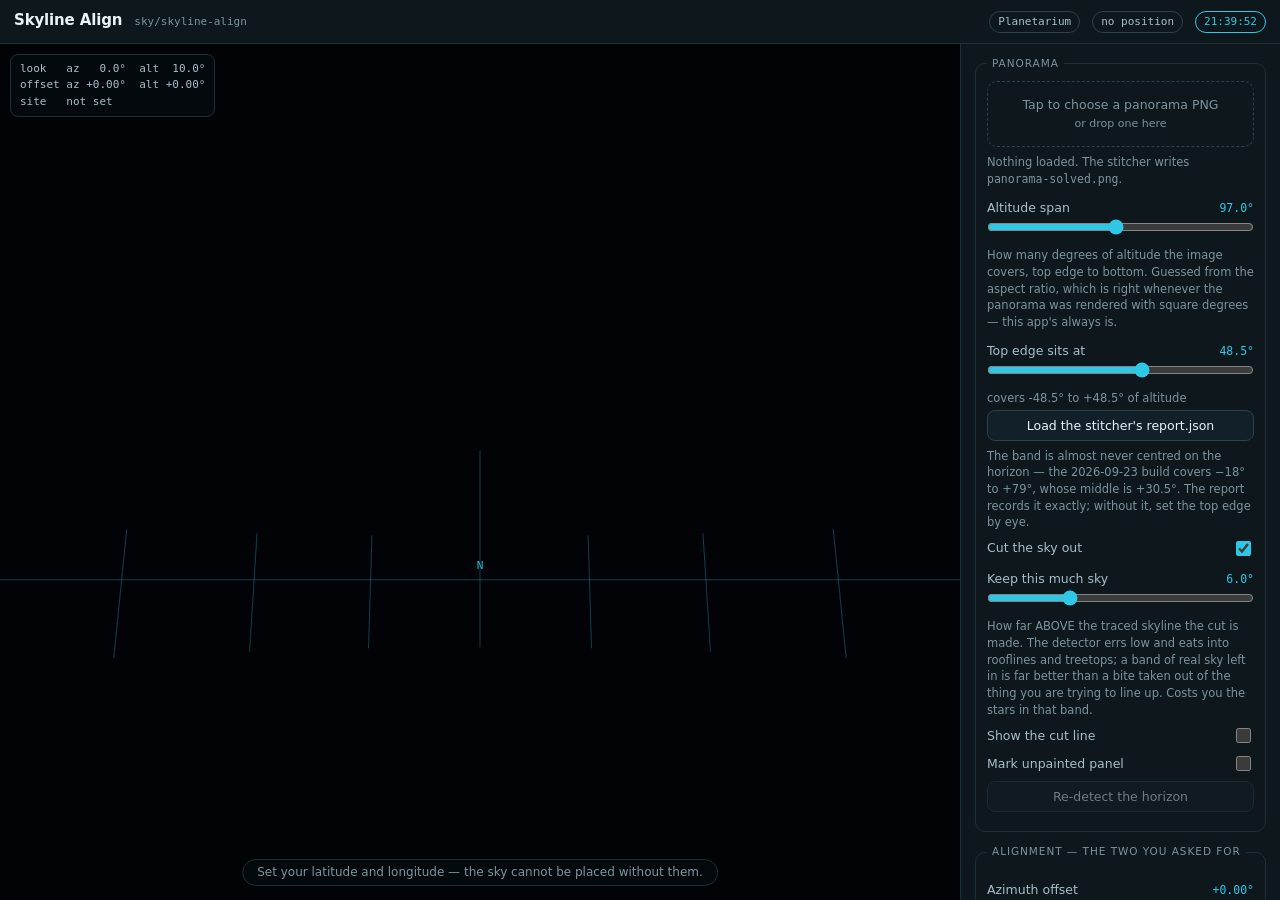
<file: sky/skyline-align.html>
<!DOCTYPE html>
<html lang="en">
<head>
<meta charset="utf-8" />
<meta name="viewport" content="width=device-width, initial-scale=1, viewport-fit=cover" />
<title>Skyline Align — Horizon Survey</title>
<!--
  Stand outside. Look at your skyline. Look at this. They should be the same picture.

  WHAT THIS IS FOR. The survey measures a horizon profile and a panorama, and
  both are anchored to a magnetic compass reading that the app itself does not
  trust: on the 2026-09-23 capture the magnetometer disagreed with itself by 34
  degrees and the log said, in as many words, that every bearing could be out by
  17. The shape of the horizon is right. Where it sits on the compass is a
  guess.

  A guess can be settled by looking. The sky is the most precisely known thing
  visible from a back garden -- a star's bearing is calculable to a thousandth
  of a degree from a date and a position -- so if the panorama's skyline is
  rotated until the stars sit where they really sit, the rotation that achieves
  it IS the azimuth error. That is what the two sliders are for, and it is why
  they read out in degrees rather than in arbitrary units.

  NO NETWORK, ON PURPOSE. This gets used standing in a field at night. The star
  catalogue ships with it (sky/star-catalog.json, ~260 KB) and there is no
  runtime fetch of anything, so it works with the phone in aeroplane mode.

  NOT AN EPHEMERIS. See sky/astro.js for what is and is not modelled and what
  each omission costs. Short version: stars and the Sun to about a hundredth of
  a degree, the Moon to about two hundredths, the planets to a few arcminutes.
  All far finer than a skyline can be read by eye, and none of it good enough to
  point a telescope with.
-->
<style>
  :root {
    color-scheme: dark;
    --ink: #e8f4f8;
    --ink-2: #a8bfc9;
    --ink-3: #7d949e;
    --chassis: #060d11;
    --panel: #0d171c;
    --panel-2: #122029;
    --rule: #1e2f37;
    --rule-2: #2b414b;
    --signal: #2ec7e6;
    --amber: #e0a33c;
    --coral: #ff7a59;
    --violet: #b48cf2;
    --sans: -apple-system, BlinkMacSystemFont, "Segoe UI", Inter, Roboto, system-ui, sans-serif;
    --mono: ui-monospace, SFMono-Regular, "SF Mono", Menlo, Consolas, monospace;
  }
  * { box-sizing: border-box; -webkit-tap-highlight-color: transparent; }
  html, body { margin: 0; padding: 0; height: 100%; }
  body {
    background: var(--chassis); color: var(--ink);
    font-family: var(--sans); font-size: 14px; line-height: 1.45;
    display: flex; flex-direction: column; overflow: hidden;
    overscroll-behavior: none;
  }

  header {
    flex: none; display: flex; align-items: baseline; gap: 12px;
    padding: 10px 14px; border-bottom: 1px solid var(--rule); background: var(--panel);
  }
  header h1 { margin: 0; font-size: 15px; font-weight: 620; letter-spacing: -0.01em; }
  header .sub { font-family: var(--mono); font-size: 11px; color: var(--ink-3); }
  header .spacer { flex: 1; }
  .chip {
    font-family: var(--mono); font-size: 11px; padding: 2px 8px; border-radius: 999px;
    border: 1px solid var(--rule-2); color: var(--ink-2); white-space: nowrap;
  }
  a.chip { text-decoration: none; }
  a.chip:hover { border-color: var(--signal); color: var(--signal); }
  .chip.live { border-color: var(--signal); color: var(--signal); }
  .chip.warn { border-color: var(--amber); color: var(--amber); }
  .chip.bad { border-color: var(--coral); color: var(--coral); }

  main { flex: 1; display: flex; min-height: 0; }
  #stage { flex: 1; position: relative; min-width: 0; background: #000; }
  #view { display: block; width: 100%; height: 100%; touch-action: none; cursor: grab; }
  #view.dragging { cursor: grabbing; }

  #readout {
    position: absolute; left: 10px; top: 10px; pointer-events: none;
    font-family: var(--mono); font-size: 11px; color: var(--ink-2);
    background: rgba(6,13,17,0.72); border: 1px solid var(--rule);
    border-radius: 8px; padding: 6px 9px; white-space: pre; line-height: 1.5;
  }
  #hint {
    position: absolute; left: 50%; bottom: 14px; transform: translateX(-50%);
    pointer-events: none; font-size: 12px; color: var(--ink-3);
    background: rgba(6,13,17,0.72); border: 1px solid var(--rule);
    border-radius: 999px; padding: 4px 14px; max-width: 90%; text-align: center;
  }

  aside {
    flex: none; width: 320px; background: var(--panel); border-left: 1px solid var(--rule);
    overflow-y: auto; padding: 12px 14px 40px; -webkit-overflow-scrolling: touch;
  }
  fieldset { border: 1px solid var(--rule); border-radius: 10px; margin: 0 0 12px; padding: 10px 11px 12px; }
  legend {
    font-size: 10.5px; text-transform: uppercase; letter-spacing: 0.09em;
    color: var(--ink-3); padding: 0 5px;
  }
  label.row { display: flex; align-items: center; gap: 8px; margin: 7px 0; font-size: 12.5px; }
  label.row > span:first-child { flex: 1; color: var(--ink-2); }
  .val { font-family: var(--mono); font-size: 11.5px; color: var(--signal); min-width: 62px; text-align: right; }
  input[type=range] { width: 100%; accent-color: var(--signal); margin: 2px 0 0; }
  input[type=number], input[type=text], input[type=datetime-local], select {
    background: var(--panel-2); color: var(--ink); border: 1px solid var(--rule-2);
    border-radius: 7px; padding: 5px 7px; font-family: var(--mono); font-size: 12px; width: 100%;
  }
  input[type=checkbox] { accent-color: var(--signal); width: 15px; height: 15px; }
  button {
    background: var(--panel-2); color: var(--ink); border: 1px solid var(--rule-2);
    border-radius: 8px; padding: 7px 10px; font-size: 12.5px; font-family: var(--sans);
    cursor: pointer; width: 100%;
  }
  button:hover:not(:disabled) { border-color: var(--signal); }
  button:disabled { opacity: 0.45; cursor: default; }
  button.primary { background: var(--signal); color: #04212a; border-color: var(--signal); font-weight: 600; }
  .grid2 { display: grid; grid-template-columns: 1fr 1fr; gap: 7px; }
  .grid2.tight { gap: 5px; }
  .note { font-size: 11.5px; color: var(--ink-3); margin: 7px 0 0; }
  .note.warn { color: var(--amber); }
  .note.bad { color: var(--coral); }
  .slider-block { margin: 11px 0 3px; }
  .slider-block .head { display: flex; align-items: baseline; gap: 8px; }
  .slider-block .head span:first-child { flex: 1; font-size: 12.5px; color: var(--ink-2); }
  hr { border: 0; border-top: 1px solid var(--rule); margin: 11px 0; }
  #drop {
    border: 1px dashed var(--rule-2); border-radius: 10px; padding: 14px 10px;
    text-align: center; color: var(--ink-3); font-size: 12.5px; cursor: pointer;
  }
  #drop.over { border-color: var(--signal); color: var(--signal); }
  #drop.loaded { border-style: solid; color: var(--ink-2); }

  @media (max-width: 820px) {
    main { flex-direction: column; }
    #stage { flex: 1 1 52%; }
    aside { width: 100%; flex: 1 1 48%; border-left: 0; border-top: 1px solid var(--rule); padding-bottom: 24px; }
  }
</style>
</head>
<body>
<header>
  <h1>Skyline Align</h1>
  <span class="sub" id="ver">—</span>
  <span class="spacer"></span>
  <a class="chip" href="./planetarium.html">Planetarium</a>
  <span class="chip" id="twilightChip">no position</span>
  <span class="chip" id="clockChip">—</span>
</header>

<main>
  <div id="stage">
    <canvas id="view"></canvas>
    <div id="readout">—</div>
    <div id="hint">Load a panorama PNG, set your position, then turn the two offset sliders until the stars sit on the real sky.</div>
  </div>

  <aside>
    <fieldset>
      <legend>Panorama</legend>
      <div id="drop">Tap to choose a panorama PNG<br /><span style="font-size:11px">or drop one here</span></div>
      <input type="file" id="file" accept="image/*" hidden />
      <p class="note" id="panoNote">Nothing loaded. The stitcher writes <code>panorama-solved.png</code>.</p>

      <div class="slider-block">
        <div class="head"><span>Altitude span</span><span class="val" id="spanVal">—</span></div>
        <input type="range" id="span" min="20" max="180" step="0.5" value="97" />
        <p class="note">How many degrees of altitude the image covers, top edge to
          bottom. Guessed from the aspect ratio, which is right whenever the
          panorama was rendered with square degrees — this app's always is.</p>
      </div>
      <div class="slider-block">
        <div class="head"><span>Top edge sits at</span><span class="val" id="topVal">—</span></div>
        <input type="range" id="top" min="-10" max="90" step="0.5" value="48.5" />
        <p class="note" id="bandNote"></p>
      </div>
      <button id="reportBtn">Load the stitcher's report.json</button>
      <input type="file" id="reportFile" accept=".json,.horizon-project,application/json" hidden />
      <p class="note">The band is almost never centred on the horizon — the
        2026-09-23 build covers −18° to +79°, whose middle is +30.5°. The report
        records it exactly; without it, set the top edge by eye.</p>

      <label class="row"><span>Cut the sky out</span>
        <input type="checkbox" id="cutSky" checked /></label>
      <div class="slider-block">
        <div class="head"><span>Keep this much sky</span><span class="val" id="marginVal">6.0°</span></div>
        <input type="range" id="margin" min="0" max="20" step="0.5" value="6" />
        <p class="note">How far ABOVE the traced skyline the cut is made. The
          detector errs low and eats into rooflines and treetops; a band of real
          sky left in is far better than a bite taken out of the thing you are
          trying to line up. Costs you the stars in that band.</p>
      </div>
      <label class="row"><span>Show the cut line</span>
        <input type="checkbox" id="showCut" /></label>
      <label class="row"><span>Mark unpainted panel</span>
        <input type="checkbox" id="showUnpainted" /></label>
      <button id="redetect" disabled>Re-detect the horizon</button>
      <p class="note" id="segNote"></p>
    </fieldset>

    <fieldset>
      <legend>Alignment — the two you asked for</legend>
      <div class="slider-block">
        <div class="head"><span>Azimuth offset</span><span class="val" id="azOffVal">0.00°</span></div>
        <input type="range" id="azOff" min="-180" max="180" step="0.05" value="0" />
      </div>
      <div class="slider-block">
        <div class="head"><span>Elevation offset</span><span class="val" id="altOffVal">0.00°</span></div>
        <input type="range" id="altOff" min="-30" max="30" step="0.05" value="0" />
      </div>
      <div class="grid2 tight" style="margin-top:9px">
        <button id="nudgeReset">Reset both</button>
        <button id="copyOff">Copy offsets</button>
      </div>
      <p class="note">The azimuth offset is the correction to apply to the survey.
        Put it into the project's <code>azimuthOffsetDeg</code> and every bearing
        in the profile moves with it.</p>
    </fieldset>

    <fieldset>
      <legend>Silhouette — do this once</legend>
      <button id="handoff" class="primary" disabled>Send this horizon to the Planetarium</button>
      <p class="note" id="handoffNote">Keeps the aligned skyline where the
        Planetarium can find it, so you never pose this again. Stays put until
        you replace it.</p>
      <div class="grid2 tight" style="margin-top:9px">
        <button id="saveProfile" disabled>.horizon-profile</button>
        <button id="saveSvg" disabled>SVG</button>
      </div>
      <button id="savePng" disabled style="margin-top:5px">PNG alpha mask</button>
      <p class="note">All three are drawn from the 720 measured numbers with the
        two offsets baked in, so they are in TRUE bearings and need nothing else
        to be read. They are the traced skyline itself — not the picture's cut
        edge, which also carries the 6° of sky kept above it and the stitcher's
        unpainted holes.</p>
    </fieldset>

    <fieldset>
      <legend>Where you are</legend>
      <div class="grid2">
        <label class="row" style="display:block"><span style="font-size:11px;color:var(--ink-3)">Latitude</span>
          <input type="number" id="lat" step="0.000001" placeholder="42.3601" /></label>
        <label class="row" style="display:block"><span style="font-size:11px;color:var(--ink-3)">Longitude</span>
          <input type="number" id="lon" step="0.000001" placeholder="-71.0589" /></label>
      </div>
      <button id="gps" style="margin-top:8px">Use this device's GPS</button>
      <p class="note" id="posNote">East longitude is positive. A tenth of a degree
        of longitude is a tenth of a degree of sky, so get this right before
        blaming the panorama.</p>
    </fieldset>

    <fieldset>
      <legend>When</legend>
      <label class="row"><span>Follow the clock</span>
        <input type="checkbox" id="live" checked /></label>
      <label class="row" style="display:block"><span style="font-size:11px;color:var(--ink-3)">Moment (local)</span>
        <input type="datetime-local" id="when" step="1" /></label>
      <label class="row"><span>Recompute every</span>
        <select id="cadence" style="width:auto">
          <option value="60">1 minute</option>
          <option value="120" selected>2 minutes</option>
          <option value="300">5 minutes</option>
          <option value="900">15 minutes</option>
          <option value="0">only when I ask</option>
        </select></label>
      <button id="recompute" style="margin-top:6px">Recompute now</button>
      <p class="note">The sky turns a degree every four minutes, so anything
        faster than this is work for nothing — and on a phone held in the cold it
        is battery for nothing.</p>
    </fieldset>

    <fieldset>
      <legend>Sky</legend>
      <div class="slider-block">
        <div class="head"><span>Faintest star</span><span class="val" id="magVal">5.0</span></div>
        <input type="range" id="mag" min="1" max="6.5" step="0.1" value="5" />
      </div>
      <div class="slider-block">
        <div class="head"><span>Star size</span><span class="val" id="starSizeVal">1.6x</span></div>
        <input type="range" id="starSize" min="0.6" max="4" step="0.1" value="1.6" />
        <p class="note">Turn it up outdoors. A dot sized for a desk is not
          visible on a phone at arm's length in the dark, which is where this
          gets used.</p>
      </div>
      <label class="row"><span>Constellation figures</span><input type="checkbox" id="showCon" checked /></label>
      <label class="row"><span>Named asterisms</span><input type="checkbox" id="showAst" /></label>
      <label class="row"><span>Star names</span><input type="checkbox" id="showNames" checked /></label>
      <label class="row"><span>Sun, Moon and planets</span><input type="checkbox" id="showBodies" checked /></label>
      <label class="row"><span>Compass marks</span><input type="checkbox" id="showGrid" checked /></label>
      <label class="row"><span>Refraction</span><input type="checkbox" id="refract" checked /></label>
      <p class="note">Refraction lifts an object on the horizon by 0.57° — more
        than a Moon's width. Leave it on unless you are checking geometry.</p>
    </fieldset>

    <fieldset>
      <legend>View</legend>
      <div class="slider-block">
        <div class="head"><span>Field of view</span><span class="val" id="fovVal">70°</span></div>
        <input type="range" id="fov" min="10" max="120" step="1" value="70" />
      </div>
      <div class="grid2 tight">
        <button id="lookN">Face north</button>
        <button id="lookH">Level</button>
      </div>
    </fieldset>

    <p class="note" style="opacity:0.75">Stars: HYG v4.0. Figures: Stellarium
      modern skyculture. Positions J2000, precessed to the moment shown. See
      <code>sky/README.txt</code>.</p>
  </aside>
</main>

<script type="module">
import {
  julianDay, precess, lstDeg, equatorialToHorizontal, refractionDeg,
  sunPosition, moonPosition, planetPosition, PLANET_NAMES, twilight, wrap360, wrap180
} from './astro.js';
import { SkyView, dirOf, colourOf, compassMarks, CARDINALS } from './skyview.js';
import {
  detectSkyline, cutSkyTexture, horizonProfile, bakeOffsets,
  silhouetteSvg, silhouetteCanvas
} from './panorama-sky.js';

const $ = id => document.getElementById(id);
const clamp = (v, lo, hi) => v < lo ? lo : v > hi ? hi : v;

/* ------------------------------------------------------------------ state */

const state = {
  catalogue: null,
  image: null,            // the source panorama, as an ImageBitmap/Image
  texCanvas: null,        // RGBA with the sky punched out
  boundary: null,         // detected skyline row per texture column
  profile: null,          // the 720-bin horizon, in PANORAMA bearings
  spanDeg: 97,            // altitude degrees covered by the image
  topDeg: 48.5,           // altitude of the image's TOP row
  azOffset: 0,
  altOffset: 0,
  lat: null,
  lon: null,
  live: true,
  manualWhen: null,
  cadenceSec: 120,
  magLimit: 5,
  starSize: 1.6,
  skyMarginDeg: 6,
  fov: 70,
  nextUpdateAt: 0,
  lastComputeJd: 0
};

/* Persisted, because a position typed in the dark once should not have to be
 * typed again, and the offsets are the ANSWER this page exists to produce --
 * losing them to a page refresh would be losing the session's work.
 *
 * `sky/planetarium.html` reads the same key. That is the point: the offsets
 * measured here are what place the horizon there, and making the operator copy
 * two numbers between two pages on the same phone would be a way to get one of
 * them wrong in the dark. */
const SAVE_KEY = 'skyline-align/v1';
function save() {
  try {
    const prev = JSON.parse(localStorage.getItem(SAVE_KEY) || '{}');
    localStorage.setItem(SAVE_KEY, JSON.stringify({
      lat: state.lat, lon: state.lon, azOffset: state.azOffset,
      altOffset: state.altOffset, spanDeg: state.spanDeg, topDeg: state.topDeg,
      magLimit: state.magLimit, starSize: state.starSize,
      skyMarginDeg: state.skyMarginDeg,
      // The handoff. Written only by the button, so a half-posed session does
      // not quietly replace a horizon somebody already accepted.
      profile: prev.profile ?? null,
      profileSource: prev.profileSource ?? null
    }));
  } catch { /* private mode, or storage refused. Not worth a message. */ }
}
function restore() {
  try {
    const raw = localStorage.getItem(SAVE_KEY);
    if (!raw) return;
    const v = JSON.parse(raw);
    for (const k of ['lat', 'lon', 'azOffset', 'altOffset', 'spanDeg', 'topDeg', 'magLimit',
      'starSize', 'skyMarginDeg']) {
      if (Number.isFinite(v?.[k])) state[k] = v[k];
    }
  } catch { /* ditto */ }
}

/* ----------------------------------------------------------- the renderer */

const canvas = $('view');
const view = new SkyView(canvas, { onOverlay: drawLabels, onCameraChange: syncCamera });
view.camera.altDeg = 10;
view.setLines('grid', compassMarks(), 'static');

let bodyLabels = [];      // [{name, az, alt}] for the 2D label pass

function syncCamera() {
  state.fov = view.camera.fovDeg;
  $('fov').value = state.fov;
  $('fovVal').textContent = `${state.fov.toFixed(0)}°`;
  updateReadout();
}

/** The composition, in drawing order: marks behind figures behind stars, and
 *  the panorama LAST so its opaque ground covers the stars below it. */
function layers() {
  const out = [];
  if ($('showGrid').checked) out.push({ type: 'lines', name: 'grid', color: [0.18, 0.78, 0.90, 0.30] });
  out.push({ type: 'lines', name: 'figures', color: [0.42, 0.58, 0.78, 0.42] });
  out.push({ type: 'points', name: 'stars', magLimit: state.magLimit });
  out.push({ type: 'points', name: 'bodies', magLimit: state.magLimit, scale: 1.5 });
  out.push({ type: 'dome' });
  return out;
}

function requestDraw() {
  view.starSize = state.starSize;
  view.camera.fovDeg = state.fov;
  Object.assign(view.dome, {
    azOffset: state.azOffset, altOffset: state.altOffset,
    topDeg: state.topDeg, spanDeg: state.spanDeg, showCut: $('showCut').checked
  });
  view.setLayers(layers());
  view.requestDraw();
}

/* -------------------------------------------------------- the sky, computed */

/**
 * Place every catalogue star for this instant, and upload it.
 *
 * Called on the cadence, not per frame. That is the entire reason dragging the
 * view stays smooth with nine thousand stars on screen: the expensive part
 * happens every couple of minutes and the cheap part happens sixty times a
 * second.
 */
function computeSky() {
  const cat = state.catalogue;
  if (!cat || state.lat === null || state.lon === null) return;
  const when = currentDate();
  const jd = julianDay(when);
  state.lastComputeJd = jd;

  const n = cat.ra.length;
  const dirs = new Float32Array(n * 3);
  const mags = new Float32Array(n);
  const cols = new Float32Array(n * 3);
  const lst = lstDeg(jd, state.lon);
  const doRefract = $('refract').checked;

  // Precession is one rotation for the whole catalogue at a given instant, so
  // it is applied per star but with the angles computed once. `precess` does
  // that internally from jd; calling it per star is ~9000 trig calls, which is
  // a couple of milliseconds and happens twice an hour.
  const altAz = new Float32Array(n * 2);
  for (let i = 0; i < n; i++) {
    const p = precess(cat.ra[i], cat.dec[i], jd);
    const h = equatorialToHorizontal(p.raDeg, p.decDeg, lst, state.lat);
    const alt = doRefract ? h.altDeg + refractionDeg(h.altDeg) : h.altDeg;
    altAz[i * 2] = h.azDeg; altAz[i * 2 + 1] = alt;
    const d = dirOf(h.azDeg, alt);
    dirs[i * 3] = d[0]; dirs[i * 3 + 1] = d[1]; dirs[i * 3 + 2] = d[2];
    mags[i] = cat.mag[i];
    const c = colourOf(cat.ci[i]);
    cols[i * 3] = c[0]; cols[i * 3 + 1] = c[1]; cols[i * 3 + 2] = c[2];
  }
  state.altAz = altAz;
  view.setPoints('stars', { dirs, mags, colors: cols });

  buildFigures();
  buildBodies(jd, lst, doRefract);

  const tw = twilight(jd, state.lat, state.lon);
  const chip = $('twilightChip');
  chip.textContent = `${tw.label} · sun ${tw.sunAltDeg.toFixed(1)}°`;
  chip.className = 'chip ' + (tw.label === 'night' ? 'live' : tw.label === 'daylight' ? 'warn' : '');

  state.nextUpdateAt = state.cadenceSec > 0 ? Date.now() + state.cadenceSec * 1000 : 0;
}

/** Constellation and asterism lines, from the star directions just computed. */
function buildFigures() {
  const cat = state.catalogue, aa = state.altAz;
  if (!cat || !aa) return;
  const verts = [];
  const push = groups => {
    for (const g of groups) {
      for (const line of g.lines) {
        for (let k = 0; k + 1 < line.length; k++) {
          for (const i of [line[k], line[k + 1]]) {
            const d = dirOf(aa[i * 2], aa[i * 2 + 1]);
            verts.push(d[0], d[1], d[2]);
          }
        }
      }
    }
  };
  if ($('showCon').checked) push(cat.constellations);
  if ($('showAst').checked) push(cat.asterisms);
  view.setLines('figures', new Float32Array(verts));
}

/**
 * The Sun, the Moon and the naked-eye planets.
 *
 * These matter more than their number suggests. They are the only objects a
 * person can identify with certainty in a twilight sky, and the Sun makes this
 * page usable in the AFTERNOON — you do not have to wait for dark to find out
 * whether your azimuth datum is 17 degrees out.
 */
function buildBodies(jd, lst, doRefract) {
  bodyLabels = [];
  if (!$('showBodies').checked) {
    view.setPoints('bodies', { dirs: new Float32Array(0), mags: new Float32Array(0), colors: new Float32Array(0) });
    return;
  }
  const dirs = [], mags = [], cols = [];
  const add = (name, raDec, mag, colour) => {
    const h = equatorialToHorizontal(raDec.raDeg, raDec.decDeg, lst, state.lat);
    const alt = doRefract ? h.altDeg + refractionDeg(h.altDeg) : h.altDeg;
    const d = dirOf(h.azDeg, alt);
    dirs.push(d[0], d[1], d[2]);
    mags.push(mag);
    cols.push(colour[0], colour[1], colour[2]);
    bodyLabels.push({ name, az: h.azDeg, alt });
  };
  const sun = sunPosition(jd);
  add('Sun', sun, -8, [1.0, 0.92, 0.55]);
  const moon = moonPosition(jd);
  add(`Moon ${(moon.illuminated * 100).toFixed(0)}%`, moon, -7, [0.92, 0.93, 0.85]);
  for (const name of PLANET_NAMES) {
    const p = planetPosition(name, jd);
    if (p) add(name, p, p.magnitude, name === 'Mars' ? [1.0, 0.62, 0.48] : [1.0, 0.97, 0.85]);
  }
  view.setPoints('bodies', {
    dirs: new Float32Array(dirs), mags: new Float32Array(mags), colors: new Float32Array(cols)
  });
}

/* ------------------------------------------------------------- the labels */

function drawLabels(ctx, { project, dpr }) {
  ctx.font = `${11 * dpr}px ui-monospace, monospace`;
  ctx.textBaseline = 'middle';

  // Cardinal points on the horizon ring. These are the ground truth the whole
  // exercise is against, so they are drawn brightest.
  if ($('showGrid').checked) {
    ctx.fillStyle = 'rgba(46,199,230,0.92)';
    ctx.textAlign = 'center';
    for (const [az, name] of CARDINALS) {
      const p = project(az, 0);
      if (p) ctx.fillText(name, p[0], p[1] - 14 * dpr);
    }
  }

  ctx.textAlign = 'left';
  if ($('showBodies').checked) {
    ctx.fillStyle = 'rgba(224,163,60,0.95)';
    for (const b of bodyLabels) {
      const p = project(b.az, b.alt);
      if (p) ctx.fillText(b.name, p[0] + 9 * dpr, p[1]);
    }
  }
  if ($('showNames').checked && state.catalogue && state.altAz) {
    ctx.fillStyle = 'rgba(232,244,248,0.72)';
    const aa = state.altAz;
    for (const [idxStr, name] of Object.entries(state.catalogue.names)) {
      const i = +idxStr;
      // Only label stars bright enough to be worth finding by name.
      if (state.catalogue.mag[i] > Math.min(state.magLimit, 3.2)) continue;
      const p = project(aa[i * 2], aa[i * 2 + 1]);
      if (p) ctx.fillText(name, p[0] + 8 * dpr, p[1]);
    }
  }
  // The readout rides the frame, not the camera: the offsets and the position
  // change it too, and those arrive without the camera moving at all.
  updateReadout();
}

function updateReadout() {
  const lines = [];
  lines.push(`look   az ${wrap360(view.camera.azDeg).toFixed(1).padStart(5)}°  alt ${view.camera.altDeg.toFixed(1).padStart(5)}°`);
  lines.push(`offset az ${state.azOffset >= 0 ? '+' : ''}${state.azOffset.toFixed(2)}°  alt ${state.altOffset >= 0 ? '+' : ''}${state.altOffset.toFixed(2)}°`);
  if (state.lat !== null) {
    lines.push(`site   ${state.lat.toFixed(4)}, ${state.lon.toFixed(4)}`);
  } else {
    lines.push('site   not set');
  }
  $('readout').textContent = lines.join('\n');
}

/* ------------------------------------------------- panorama and sky cut-out */

async function processPanorama(img) {
  const note = $('segNote');
  note.className = 'note';
  note.textContent = 'detecting the skyline…';

  let result;
  try {
    result = await detectSkyline(img);
  } catch (err) {
    // A detector that cannot start must not leave the operator watching the
    // word "detecting" forever. The panorama is still worth showing uncut.
    note.className = 'note bad';
    note.textContent = `the skyline detector did not run: ${err.message}. `
      + 'Showing the panorama with the sky left in.';
    state.boundary = null;
    buildTexture(img);
    return;
  }

  note.textContent = `skyline traced over ${result.width} columns, `
    + `${(result.skyFraction * 100).toFixed(0)}% sky`
    + (result.unpaintedFraction ? `, ${(result.unpaintedFraction * 100).toFixed(1)}% of the panel unpainted` : '') + '.';
  if (result.noSky) { note.className = 'note warn'; note.textContent += ' Almost no sky found, so the cut may be wrong.'; }
  state.segMessage = note.textContent;
  state.segClass = note.className;

  state.boundary = result.boundary;
  state.boundaryWidth = result.width;
  state.boundaryHeight = result.height;
  rebuildProfile();
  buildTexture(img);
}

const BINS = 720;                        // the survey's own resolution, js/survey.js

/**
 * The traced skyline as the 720 numbers the survey speaks in.
 *
 * Kept beside the texture rather than read back off it, because they are not
 * the same line: the texture's edge is the cut, which sits `skyMarginDeg`
 * ABOVE the trace on purpose and is interrupted by whatever the stitcher never
 * painted. The horizon is the trace.
 */
function rebuildProfile() {
  state.profile = state.boundary ? horizonProfile({
    boundary: state.boundary, boundaryWidth: state.boundaryWidth,
    boundaryHeight: state.boundaryHeight, topDeg: state.topDeg, spanDeg: state.spanDeg
  }, BINS) : null;
  const has = !!state.profile;
  for (const id of ['handoff', 'saveProfile', 'saveSvg', 'savePng']) $(id).disabled = !has;
}

/** The profile in TRUE bearings — what anything leaving this page gets. */
function alignedProfile() {
  return bakeOffsets(state.profile, { azOffset: state.azOffset, altOffset: state.altOffset });
}

function download(blob, filename) {
  const url = URL.createObjectURL(blob);
  const a = document.createElement('a');
  a.href = url;
  a.download = filename;
  document.body.appendChild(a);
  a.click();
  a.remove();
  setTimeout(() => URL.revokeObjectURL(url), 2000);
}

function siteSlug() {
  const d = new Date();
  const p = n => String(n).padStart(2, '0');
  return `horizon-${d.getFullYear()}${p(d.getMonth() + 1)}${p(d.getDate())}`;
}

function buildTexture(img) {
  const cut = cutSkyTexture(img, {
    boundary: state.boundary,
    boundaryWidth: state.boundaryWidth,
    boundaryHeight: state.boundaryHeight,
    topDeg: state.topDeg,
    spanDeg: state.spanDeg,
    skyMarginDeg: state.skyMarginDeg,
    cutSky: $('cutSky').checked,
    markUnpainted: $('showUnpainted').checked,
    maxTexSize: view.maxTexSize,
    canvas: state.texCanvas
  });
  state.texCanvas = cut.canvas;
  if ($('cutSky').checked && state.boundary) reportClamp(cut.clampedColumns, cut.width);
  view.setTexture(cut.canvas);
  requestDraw();
}

/**
 * Say how many columns the detector traced below the horizon.
 *
 * Silently correcting a bad trace would leave the operator looking at a
 * mysteriously short skyline and blaming the cut — which is exactly what
 * happened before the clamp existed. Name it.
 */
function reportClamp(clamped, width) {
  const el = $('segNote');
  const base = state.segMessage || el.textContent || '';
  if (!clamped) { el.textContent = base; el.className = state.segClass || 'note'; return; }
  const pct = (100 * clamped / width).toFixed(0);
  el.textContent = `${base} ${clamped} column(s) — ${pct}% of the circle — traced BELOW the `
    + 'horizon and were clamped to it; the detector failed there, most likely against a bright '
    + 'sky over a dark low skyline. Raise "Keep this much sky" if a treetop is still missing.';
  el.className = 'note warn';
}

/** The band drives the horizon clamp, so a change to it re-cuts the panorama. */
function afterBandChange() {
  showBand();
  // The band is what turns a traced ROW into an ALTITUDE, so it moves the
  // profile as surely as it moves the cut. Rebuilding one and not the other is
  // how an exported silhouette ends up disagreeing with the picture it came
  // from, and nothing on screen would show it.
  rebuildProfile();
  if (state.image) buildTexture(state.image);
}

/** Say, in words, what band the two numbers add up to. */
function showBand() {
  const lo = state.topDeg - state.spanDeg;
  $('bandNote').textContent =
    `covers ${lo >= 0 ? '+' : ''}${lo.toFixed(1)}° to ${state.topDeg >= 0 ? '+' : ''}${state.topDeg.toFixed(1)}° of altitude`
    + (lo > 0 ? ' — nothing at the horizon, which is almost certainly wrong' : '');
  $('bandNote').className = lo > 0 ? 'note warn' : 'note';
}

/**
 * Take the altitude band from the stitcher instead of guessing it.
 *
 * `report.json` states `render.altitudeMin` and `render.altitudeMax` outright,
 * and a `.horizon-project` carries the site's latitude and longitude as well.
 * Reading them beats any amount of sliding, and it is one tap.
 */
async function loadReport(file) {
  const note = $('bandNote');
  try {
    const j = JSON.parse(await file.text());
    const r = j?.report?.render || j?.render || j?.report || {};
    const lo = Number(r.altitudeMin), hi = Number(r.altitudeMax);
    const bits = [];
    if (Number.isFinite(lo) && Number.isFinite(hi) && hi > lo) {
      state.topDeg = hi; state.spanDeg = hi - lo;
      $('top').value = hi; $('topVal').textContent = `${hi.toFixed(1)}°`;
      $('span').value = state.spanDeg; $('spanVal').textContent = `${state.spanDeg.toFixed(1)}°`;
      bits.push(`band ${lo}° to ${hi}° taken from the report`);
    }
    const site = j?.site || {};
    if (Number.isFinite(site.latitude) && Number.isFinite(site.longitude)) {
      $('lat').value = site.latitude; $('lon').value = site.longitude;
      $('lat').dispatchEvent(new Event('change'));
      bits.push('site position too');
    }
    if (!bits.length) throw new Error('no altitudeMin/altitudeMax in that file');
    afterBandChange();
    note.className = 'note';
    note.textContent = bits.join(', ') + '.';
    save();
    requestDraw();
  } catch (err) {
    note.className = 'note bad';
    note.textContent = `could not read that: ${err.message}`;
  }
}

async function loadPanorama(file) {
  const note = $('panoNote');
  note.className = 'note';
  note.textContent = 'reading…';
  try {
    const img = await createImageBitmap(file);
    state.image = img;
    // An equirectangular panorama rendered with square degrees covers
    // 360 * height/width degrees of altitude. This app's renderer always does,
    // so this is a measurement and not a guess — but it is shown on a slider
    // because someone will eventually load one from somewhere else.
    const span = clamp(360 * img.height / img.width, 20, 180);
    state.spanDeg = Math.round(span * 2) / 2;
    /* WHERE THE BAND SITS CANNOT BE READ OFF THE IMAGE, so this guesses the way
     * this app actually renders rather than assuming the band is centred on the
     * horizon. `altitude_bounds` in tools/stitch_lab.py fits the band to the
     * frames with a degree of padding, and a survey walks the horizon and then
     * climbs, so the result leans hard upward: the 2026-09-23 build came out
     * -18 to +79 on a 97 degree span. Putting a fifth of the span below the
     * horizon reproduces that within a couple of degrees, and the slider
     * covers the rest. Centring it -- the obvious default -- would have been
     * 30 degrees out on this app's own output. */
    state.topDeg = Math.round((state.spanDeg * 0.8) * 2) / 2;
    $('span').value = state.spanDeg;
    $('spanVal').textContent = `${state.spanDeg.toFixed(1)}°`;
    $('top').value = state.topDeg;
    $('topVal').textContent = `${state.topDeg.toFixed(1)}°`;
    showBand();
    $('drop').classList.add('loaded');
    $('drop').innerHTML = `${file.name}<br /><span style="font-size:11px">${img.width}×${img.height}</span>`;
    note.textContent = `${img.width}×${img.height} — ${state.spanDeg.toFixed(1)}° of altitude at this aspect ratio.`;
    $('redetect').disabled = false;
    await processPanorama(img);
    $('hint').style.display = 'none';
  } catch (err) {
    note.className = 'note bad';
    note.textContent = `could not read that file: ${err.message}`;
  }
}

/* ------------------------------------------------------------- time helpers */

function currentDate() {
  if (state.live || !state.manualWhen) return new Date();
  return state.manualWhen;
}
function fmtClock(d) {
  const p = n => String(n).padStart(2, '0');
  return `${p(d.getHours())}:${p(d.getMinutes())}:${p(d.getSeconds())}`;
}
function tickClock() {
  const now = currentDate();
  const chip = $('clockChip');
  if (state.live && state.cadenceSec > 0 && state.nextUpdateAt) {
    const left = Math.max(0, Math.round((state.nextUpdateAt - Date.now()) / 1000));
    chip.textContent = `${fmtClock(now)} · next in ${left}s`;
  } else {
    chip.textContent = state.live ? fmtClock(now) : `${fmtClock(now)} (held)`;
  }
  chip.className = 'chip' + (state.live ? ' live' : ' warn');
  if (state.live && state.cadenceSec > 0 && Date.now() >= state.nextUpdateAt && state.nextUpdateAt) {
    computeSky();
    requestDraw();
  }
}

/* ----------------------------------------------------------------- controls */

function bindSlider(id, valId, key, fmt, after) {
  const el = $(id);
  const show = () => { $(valId).textContent = fmt(state[key]); };
  el.value = state[key];
  show();
  el.addEventListener('input', () => {
    state[key] = parseFloat(el.value);
    show();
    if (after) after();
    save();
    requestDraw();
  });
}

function wireUp() {
  $('ver').textContent = 'sky/skyline-align';

  $('drop').addEventListener('click', () => $('file').click());
  $('file').addEventListener('change', e => { if (e.target.files[0]) loadPanorama(e.target.files[0]); });
  for (const ev of ['dragenter', 'dragover']) {
    $('drop').addEventListener(ev, e => { e.preventDefault(); $('drop').classList.add('over'); });
  }
  for (const ev of ['dragleave', 'drop']) {
    $('drop').addEventListener(ev, e => { e.preventDefault(); $('drop').classList.remove('over'); });
  }
  $('drop').addEventListener('drop', e => {
    const f = e.dataTransfer?.files?.[0];
    if (f) loadPanorama(f);
  });

  // The band is no longer cosmetic: the horizon clamp is computed from it, so
  // moving either number changes where the cut lands and the texture has to be
  // rebuilt, not merely redrawn.
  bindSlider('span', 'spanVal', 'spanDeg', v => `${v.toFixed(1)}°`, afterBandChange);
  bindSlider('top', 'topVal', 'topDeg', v => `${v.toFixed(1)}°`, afterBandChange);
  $('reportBtn').addEventListener('click', () => $('reportFile').click());
  $('reportFile').addEventListener('change', e => {
    if (e.target.files[0]) loadReport(e.target.files[0]);
  });
  bindSlider('azOff', 'azOffVal', 'azOffset', v => `${v >= 0 ? '+' : ''}${v.toFixed(2)}°`);
  bindSlider('altOff', 'altOffVal', 'altOffset', v => `${v >= 0 ? '+' : ''}${v.toFixed(2)}°`);
  bindSlider('mag', 'magVal', 'magLimit', v => v.toFixed(1));
  bindSlider('starSize', 'starSizeVal', 'starSize', v => `${v.toFixed(1)}x`);
  bindSlider('margin', 'marginVal', 'skyMarginDeg', v => `${v.toFixed(1)}°`,
    () => { if (state.image) buildTexture(state.image); });
  bindSlider('fov', 'fovVal', 'fov', v => `${v.toFixed(0)}°`);

  $('nudgeReset').addEventListener('click', () => {
    state.azOffset = 0; state.altOffset = 0;
    $('azOff').value = 0; $('altOff').value = 0;
    $('azOffVal').textContent = '+0.00°'; $('altOffVal').textContent = '+0.00°';
    save(); requestDraw();
  });
  $('copyOff').addEventListener('click', async () => {
    const text = `azimuthOffsetDeg ${state.azOffset.toFixed(2)}, elevationOffsetDeg ${state.altOffset.toFixed(2)}`;
    try { await navigator.clipboard.writeText(text); $('copyOff').textContent = 'copied'; }
    catch { $('copyOff').textContent = text; }
    setTimeout(() => { $('copyOff').textContent = 'Copy offsets'; }, 1800);
  });

  for (const id of ['cutSky', 'showCut', 'showUnpainted']) {
    $(id).addEventListener('change', () => {
      if (id !== 'showCut' && state.image) buildTexture(state.image);
      requestDraw();
    });
  }
  $('redetect').addEventListener('click', () => { if (state.image) processPanorama(state.image); });

  $('handoff').addEventListener('click', () => {
    const prof = alignedProfile();
    const note = $('handoffNote');
    try {
      const prev = JSON.parse(localStorage.getItem(SAVE_KEY) || '{}');
      localStorage.setItem(SAVE_KEY, JSON.stringify({
        ...prev,
        // Baked, and the offsets zeroed with it. The planetarium applies the
        // shared offsets to whatever profile it holds, so handing it an
        // already-rotated profile AND a non-zero offset would turn the horizon
        // twice -- 355 bins the wrong way, and no error anywhere.
        profile: Array.from(prof, v => (Number.isFinite(v) ? Number(v.toFixed(2)) : null)),
        profileSource: `aligned here, ${new Date().toLocaleString()}`,
        azOffset: 0, altOffset: 0
      }));
      state.azOffset = 0; state.altOffset = 0;
      $('azOff').value = 0; $('altOff').value = 0;
      $('azOffVal').textContent = '+0.00°'; $('altOffVal').textContent = '+0.00°';
      requestDraw();
      note.className = 'note';
      note.textContent = 'Sent. The Planetarium will open on this horizon with no file and no '
        + 'posing. The offsets above are now zero because they are baked into it — the '
        + 'panorama will look turned, and that is the alignment, not a mistake.';
    } catch (err) {
      note.className = 'note bad';
      note.textContent = `could not store it: ${err.message}`;
    }
  });

  $('saveProfile').addEventListener('click', () => {
    const prof = alignedProfile();
    const body = {
      format: 'horizon-profile',
      version: 1,
      generator: 'sky/skyline-align.html',
      exportedAt: new Date().toISOString(),
      site: {
        latitude: state.lat, longitude: state.lon,
        // Zero, and said out loud: the rotation is already in the numbers.
        azimuthOffsetDeg: 0
      },
      note: 'Bearings are TRUE, north through east. The alignment measured on '
        + 'sky/skyline-align.html is baked into these bins, which is why the offset is 0.',
      binCount: BINS,
      binStepDeg: 360 / BINS,
      profile: Array.from(prof, v => (Number.isFinite(v) ? Number(v.toFixed(2)) : null))
    };
    download(new Blob([JSON.stringify(body, null, 1)], { type: 'application/json' }),
      `${siteSlug()}.horizon-profile`);
  });

  $('saveSvg').addEventListener('click', () => {
    download(new Blob([silhouetteSvg(alignedProfile(), { source: 'sky/skyline-align.html' })],
      { type: 'image/svg+xml' }), `${siteSlug()}-silhouette.svg`);
  });

  $('savePng').addEventListener('click', () => {
    silhouetteCanvas(alignedProfile()).toBlob(b => {
      download(b, `${siteSlug()}-silhouette.png`);
    }, 'image/png');
  });

  const readPos = () => {
    const la = parseFloat($('lat').value), lo = parseFloat($('lon').value);
    state.lat = Number.isFinite(la) ? clamp(la, -90, 90) : null;
    state.lon = Number.isFinite(lo) ? wrap180(lo) : null;
    save();
    if (state.lat !== null && state.lon !== null && state.catalogue) {
      computeSky(); requestDraw();
    }
  };
  $('lat').addEventListener('change', readPos);
  $('lon').addEventListener('change', readPos);
  $('gps').addEventListener('click', () => {
    const note = $('posNote');
    if (!navigator.geolocation) { note.className = 'note bad'; note.textContent = 'this browser has no geolocation'; return; }
    note.className = 'note'; note.textContent = 'asking the device…';
    navigator.geolocation.getCurrentPosition(p => {
      $('lat').value = p.coords.latitude.toFixed(6);
      $('lon').value = p.coords.longitude.toFixed(6);
      note.textContent = `fixed to ±${Math.round(p.coords.accuracy)} m. `
        + 'Metres do not matter here — a kilometre of ground is a thousandth of a degree of sky.';
      readPos();
    }, err => {
      note.className = 'note bad';
      note.textContent = `${err.message}. Type it in instead; a rough position is fine.`;
    }, { enableHighAccuracy: true, timeout: 15000 });
  });

  $('live').addEventListener('change', e => {
    state.live = e.target.checked;
    if (!state.live && !state.manualWhen) {
      state.manualWhen = new Date();
      $('when').value = toLocalInput(state.manualWhen);
    }
    computeSky(); requestDraw();
  });
  $('when').addEventListener('change', e => {
    const d = new Date(e.target.value);
    if (!isNaN(d)) {
      state.manualWhen = d;
      state.live = false;
      $('live').checked = false;
      computeSky(); requestDraw();
    }
  });
  $('cadence').addEventListener('change', e => {
    state.cadenceSec = parseInt(e.target.value, 10);
    state.nextUpdateAt = state.cadenceSec > 0 ? Date.now() + state.cadenceSec * 1000 : 0;
  });
  $('recompute').addEventListener('click', () => { computeSky(); requestDraw(); });

  for (const id of ['showCon', 'showAst', 'showBodies', 'showNames', 'showGrid', 'refract']) {
    $(id).addEventListener('change', () => {
      if (id === 'refract' || id === 'showBodies') computeSky();
      else if (id === 'showCon' || id === 'showAst') buildFigures();
      requestDraw();
    });
  }
  $('lookN').addEventListener('click', () => view.lookAt(0, view.camera.altDeg));
  $('lookH').addEventListener('click', () => view.lookAt(view.camera.azDeg, 5));
}

function toLocalInput(d) {
  const p = n => String(n).padStart(2, '0');
  return `${d.getFullYear()}-${p(d.getMonth() + 1)}-${p(d.getDate())}T${p(d.getHours())}:${p(d.getMinutes())}:${p(d.getSeconds())}`;
}

/* --------------------------------------------------------------------- boot */

async function boot() {
  restore();
  wireUp();
  if (state.lat !== null) $('lat').value = state.lat;
  if (state.lon !== null) $('lon').value = state.lon;
  showBand();
  $('when').value = toLocalInput(new Date());

  /*
   * OPENED BY DOUBLE-CLICKING THE FILE, THIS PAGE CANNOT WORK, AND IT HAS TO
   * SAY SO IN THOSE WORDS.
   *
   * Under file:// every document gets its own opaque origin, so `fetch` of the
   * catalogue sitting right beside it is a cross-origin request and is refused,
   * and `new Worker` of the segmenter is refused for the same reason. Both
   * failures arrive as ordinary errors, and the honest-looking message —
   * "could not load star-catalog.json" — sends the reader off to check a file
   * that is perfectly fine. Name the real cause and give the one-line fix.
   */
  if (location.protocol === 'file:') {
    $('twilightChip').className = 'chip bad';
    $('twilightChip').textContent = 'needs a server';
    $('hint').innerHTML = 'Opened straight from disk. Browsers give every file:// page its own '
      + 'origin, so this cannot read its own star catalogue or start the skyline detector — '
      + 'nothing is wrong with the files. Serve the project folder instead: '
      + '<code>python -m http.server 8642</code> in the repository root, then open '
      + '<code>localhost:8642/sky/skyline-align.html</code>.';
    return;
  }

  try {
    const res = await fetch('./star-catalog.json');
    if (!res.ok) throw new Error(`HTTP ${res.status}`);
    state.catalogue = await res.json();
  } catch (err) {
    $('twilightChip').className = 'chip bad';
    $('twilightChip').textContent = 'no catalogue';
    $('hint').textContent = `Could not load sky/star-catalog.json (${err.message}). `
      + 'Rebuild it with tools/build-star-catalog.py.';
    return;
  }

  if (state.lat === null || state.lon === null) {
    $('hint').textContent = 'Set your latitude and longitude — the sky cannot be placed without them.';
  } else {
    computeSky();
  }
  requestDraw();
  setInterval(tickClock, 1000);
  tickClock();
}

boot();
</script>
</body>
</html>
</file>
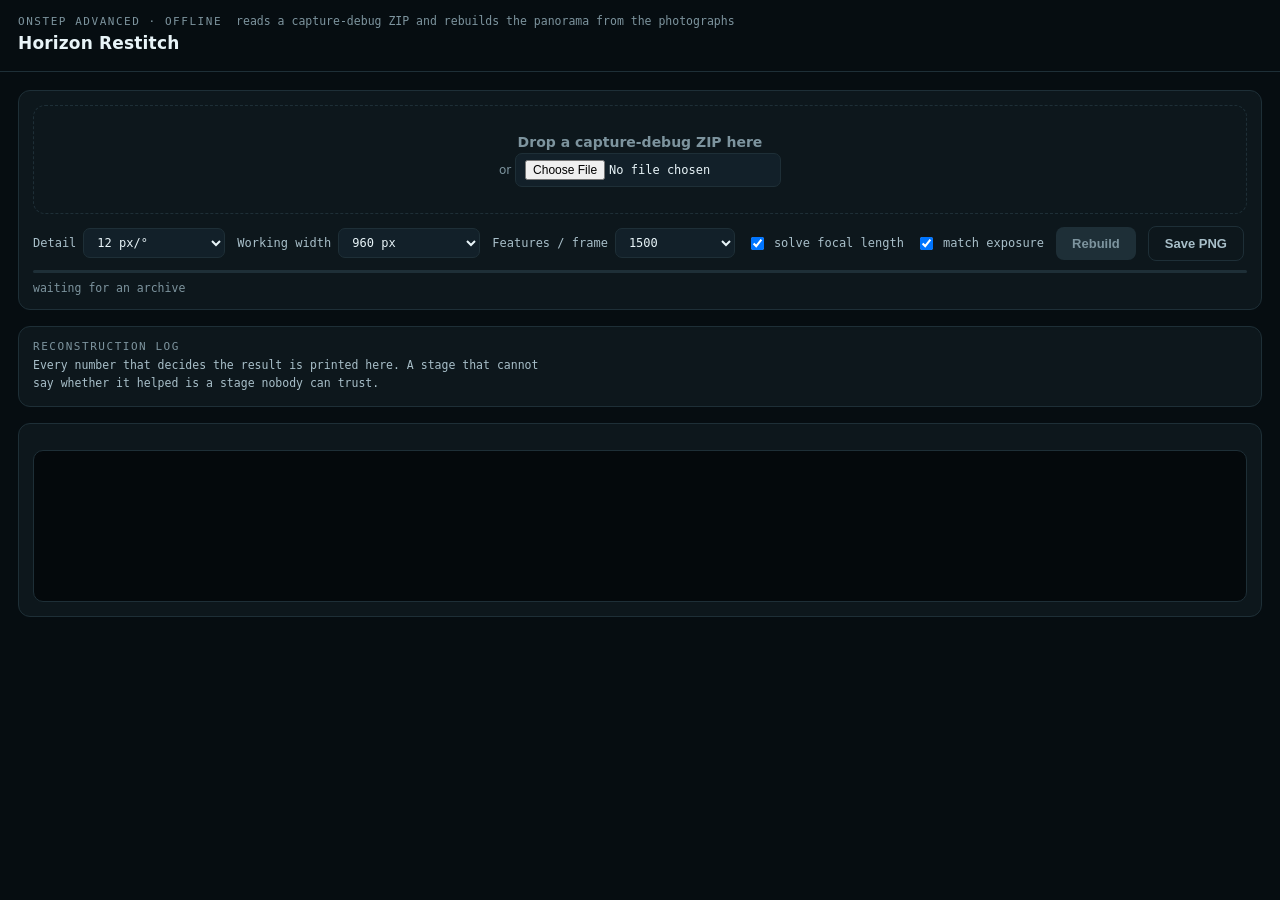
<file: tools/restitch.html>
<!doctype html>
<html lang="en">
<head>
<meta charset="utf-8" />
<meta name="viewport" content="width=device-width, initial-scale=1" />
<title>Horizon Restitch</title>
<!--
  OFFLINE RESTITCHER
  ==================

  Drop a capture-debug ZIP on this page and it rebuilds the panorama from
  scratch: reads the archive, decodes every photograph at full resolution,
  finds and matches features between overlapping frames, solves for every
  frame's rotation AND the shared focal length, throws away the matches the
  solution disagrees with, solves again, and paints an equirectangular mosaic
  with azimuth and altitude rulers.

  It is deliberately a SEPARATE tool from the app. The app's build runs on a
  phone, immediately after a survey, and every second is the operator standing
  there waiting. This runs later, on a desktop, on data that is already safe —
  so it can spend a hundred times the compute for a better answer, and it does.

  WHY IT DOES NOT SIMPLY REUSE js/bundle.js
  The app's optimiser works at 427 px, ~220 features a frame, one descriptor
  scale, and a fixed lens. All four are concessions to running on the glass.
  Here the images are decoded near full resolution, the detector is multi-scale
  and adaptive, the focal length is solved rather than assumed, and the
  bundle adjustment runs to convergence instead of a fixed iteration budget.

  NO LIBRARIES, NO NETWORK. The ZIP is parsed here; deflate, where an archive
  uses it, goes through the platform's own DecompressionStream. Everything else
  — the corner detector, the descriptors, the matcher, the Gauss-Newton solve,
  the renderer — is in this file.
-->
<style>
  :root {
    --bg:#060d11; --panel:#0d171c; --panel2:#122029; --rule:#1e2f37;
    --ink:#e8f4f8; --ink2:#a8bfc9; --ink3:#7d949e;
    --signal:#2ec7e6; --amber:#e0a33c; --coral:#ff7a59; --good:#57d9a3;
    --mono: ui-monospace, SFMono-Regular, "SF Mono", Menlo, Consolas, monospace;
  }
  * { box-sizing: border-box; }
  body {
    margin:0; background:var(--bg); color:var(--ink);
    font:14px/1.5 -apple-system, BlinkMacSystemFont, "Segoe UI", Inter, system-ui, sans-serif;
  }
  header { padding:14px 18px; border-bottom:1px solid var(--rule); display:flex; align-items:baseline; gap:14px; flex-wrap:wrap; }
  h1 { font-size:17px; margin:0; letter-spacing:.01em; }
  .kicker { font:11px/1 var(--mono); letter-spacing:.14em; color:var(--ink3); margin:0 0 4px; }
  main { padding:18px; display:grid; gap:16px; }
  .card { background:var(--panel); border:1px solid var(--rule); border-radius:12px; padding:14px; }
  .row { display:flex; gap:12px; align-items:center; flex-wrap:wrap; }
  label.field { font:12px var(--mono); color:var(--ink2); display:flex; gap:7px; align-items:center; }
  select, input[type=file] { background:var(--panel2); color:var(--ink); border:1px solid var(--rule); border-radius:7px; padding:6px 9px; font:12px var(--mono); }
  button { background:var(--signal); color:#04222a; border:0; border-radius:8px; padding:9px 16px; font-weight:650; font-size:13px; cursor:pointer; }
  button:disabled { background:var(--rule); color:var(--ink3); cursor:default; }
  button.ghost { background:transparent; color:var(--ink2); border:1px solid var(--rule); }
  #drop { border:1.5px dashed var(--rule); border-radius:12px; padding:26px; text-align:center; color:var(--ink3); }
  #drop.hot { border-color:var(--signal); color:var(--signal); background:#0b1a20; }
  .bar { height:3px; background:var(--rule); border-radius:2px; overflow:hidden; margin-top:9px; }
  .bar i { display:block; height:100%; width:0; background:var(--signal); transition:width .2s ease; }
  #log { font:11.5px/1.6 var(--mono); color:var(--ink2); white-space:pre-wrap; max-height:290px; overflow:auto; margin:0; }
  #log b { color:var(--good); font-weight:600; }
  #log i { color:var(--amber); font-style:normal; }
  #log u { color:var(--coral); text-decoration:none; }
  .wrap { overflow:auto; background:#04090c; border:1px solid var(--rule); border-radius:10px; }
  canvas { display:block; image-rendering:auto; }
  .stat { font:11.5px var(--mono); color:var(--ink3); }
  .stat b { color:var(--ink); font-weight:600; }
  .grid { display:grid; grid-template-columns:repeat(auto-fit,minmax(190px,1fr)); gap:9px; }
</style>
</head>
<body>

<header>
  <div>
    <p class="kicker">ONSTEP ADVANCED · OFFLINE</p>
    <h1>Horizon Restitch</h1>
  </div>
  <span class="stat" id="ver">reads a capture-debug ZIP and rebuilds the panorama from the photographs</span>
</header>

<main>
  <div class="card">
    <div id="drop">
      <strong>Drop a capture-debug ZIP here</strong><br>
      <span style="font-size:12px">or <input type="file" id="file" accept=".zip"></span>
    </div>
    <div class="row" style="margin-top:12px">
      <label class="field">Detail
        <select id="ppd">
          <option value="8">8 px/°</option>
          <option value="12" selected>12 px/°</option>
          <option value="16">16 px/°</option>
          <option value="24">24 px/° (slow)</option>
        </select>
      </label>
      <label class="field">Working width
        <select id="work">
          <option value="640">640 px</option>
          <option value="960" selected>960 px</option>
          <option value="1280">1280 px (slow)</option>
        </select>
      </label>
      <label class="field">Features / frame
        <select id="feat">
          <option value="600">600</option>
          <option value="1500" selected>1500</option>
          <option value="3000">3000 (slow)</option>
        </select>
      </label>
      <label class="field"><input type="checkbox" id="solveFocal" checked> solve focal length</label>
      <label class="field"><input type="checkbox" id="doExposure" checked> match exposure</label>
      <button id="go" disabled>Rebuild</button>
      <button id="save" class="ghost" disabled>Save PNG</button>
    </div>
    <div class="bar"><i id="prog"></i></div>
    <p class="stat" id="phase" style="margin:8px 0 0">waiting for an archive</p>
  </div>

  <div class="card">
    <p class="kicker">RECONSTRUCTION LOG</p>
    <pre id="log">Every number that decides the result is printed here. A stage that cannot
say whether it helped is a stage nobody can trust.</pre>
  </div>

  <div class="card">
    <div class="grid" id="stats"></div>
    <div class="wrap" style="margin-top:12px"><canvas id="out"></canvas></div>
  </div>
</main>

<script type="module">
'use strict';

/* ===================================================================== ZIP ==
 * A ZIP is a run of file records followed by a central directory and an
 * end-of-central-directory record. Only the directory is authoritative about
 * where things are, so it is what we read; the local headers are consulted
 * only for their variable-length fields, which is the classic trap — the local
 * header's extra field is frequently a different length from the central one.
 *
 * Capture archives are written STORED, so the fast path is a subarray with no
 * copying at all. Deflate is supported anyway, through the platform's own
 * DecompressionStream, because an archive that has been through any other tool
 * on its way here will very likely arrive compressed.
 */
const dv = (buf, off) => new DataView(buf, off);

async function readZip(arrayBuffer) {
  const u8 = new Uint8Array(arrayBuffer);
  // Find the end-of-central-directory signature, scanning back over the
  // variable-length comment.
  let eocd = -1;
  for (let i = u8.length - 22; i >= Math.max(0, u8.length - 66_000); i--) {
    if (u8[i] === 0x50 && u8[i + 1] === 0x4b && u8[i + 2] === 0x05 && u8[i + 3] === 0x06) { eocd = i; break; }
  }
  if (eocd < 0) throw new Error('not a ZIP archive (no end-of-central-directory record)');
  const d = dv(arrayBuffer, 0);
  let count = d.getUint16(eocd + 10, true);
  let cdOff = d.getUint32(eocd + 16, true);

  // ZIP64, for archives over 4 GB or with more than 65535 entries. Capture
  // bundles with a few hundred full-resolution photographs sit close enough to
  // the boundary that ignoring this would be a real hazard.
  if (count === 0xffff || cdOff === 0xffffffff) {
    for (let i = eocd - 20; i >= 0; i--) {
      if (u8[i] === 0x50 && u8[i + 1] === 0x4b && u8[i + 2] === 0x06 && u8[i + 3] === 0x07) {
        const z64 = Number(d.getBigUint64(i + 8, true));
        count = Number(d.getBigUint64(z64 + 32, true));
        cdOff = Number(d.getBigUint64(z64 + 48, true));
        break;
      }
    }
  }

  const entries = new Map();
  let p = cdOff;
  for (let n = 0; n < count; n++) {
    if (d.getUint32(p, true) !== 0x02014b50) break;
    const method = d.getUint16(p + 10, true);
    const compSize = d.getUint32(p + 20, true);
    const nameLen = d.getUint16(p + 28, true);
    const extraLen = d.getUint16(p + 30, true);
    const commentLen = d.getUint16(p + 32, true);
    const localOff = d.getUint32(p + 42, true);
    const name = new TextDecoder().decode(u8.subarray(p + 46, p + 46 + nameLen));
    entries.set(name, { method, compSize, localOff });
    p += 46 + nameLen + extraLen + commentLen;
  }

  const bytesOf = async name => {
    const e = entries.get(name);
    if (!e) throw new Error(`missing from the archive: ${name}`);
    // The local header's own name/extra lengths, never the central ones.
    const nl = d.getUint16(e.localOff + 26, true);
    const xl = d.getUint16(e.localOff + 28, true);
    const start = e.localOff + 30 + nl + xl;
    const raw = u8.subarray(start, start + e.compSize);
    if (e.method === 0) return raw;
    if (e.method === 8) {
      const ds = new DecompressionStream('deflate-raw');
      const blob = new Blob([raw]).stream().pipeThrough(ds);
      return new Uint8Array(await new Response(blob).arrayBuffer());
    }
    throw new Error(`unsupported compression method ${e.method} for ${name}`);
  };

  return { names: [...entries.keys()], bytesOf };
}

/* ================================================================== math3d ==
 * Quaternions are [w,x,y,z]; the world frame is ENU with z up. This mirrors the
 * app exactly — a reconstruction that starts from a different convention could
 * look perfectly self-consistent and still disagree with the survey it came
 * from, which is the one thing an offline check must not do.
 */
const DEG = Math.PI / 180, RAD = 180 / Math.PI;
const wrap360 = a => ((a % 360) + 360) % 360;
const angDiff = (a, b) => { let d = (a - b) % 360; if (d > 180) d -= 360; if (d < -180) d += 360; return d; };
const clamp = (v, lo, hi) => v < lo ? lo : v > hi ? hi : v;

function quatMul(a, b) {
  return [
    a[0]*b[0] - a[1]*b[1] - a[2]*b[2] - a[3]*b[3],
    a[0]*b[1] + a[1]*b[0] + a[2]*b[3] - a[3]*b[2],
    a[0]*b[2] - a[1]*b[3] + a[2]*b[0] + a[3]*b[1],
    a[0]*b[3] + a[1]*b[2] - a[2]*b[1] + a[3]*b[0]
  ];
}
const yawQuat = deg => { const h = deg * DEG / 2; return [Math.cos(h), 0, 0, Math.sin(h)]; };
function quatToMatrix(q) {
  const [w,x,y,z] = q;
  return [
    [1-2*(y*y+z*z), 2*(x*y-z*w),   2*(x*z+y*w)],
    [2*(x*y+z*w),   1-2*(x*x+z*z), 2*(y*z-x*w)],
    [2*(x*z-y*w),   2*(y*z+x*w),   1-2*(x*x+y*y)]
  ];
}
const matVec = (M, v) => [
  M[0][0]*v[0] + M[0][1]*v[1] + M[0][2]*v[2],
  M[1][0]*v[0] + M[1][1]*v[1] + M[1][2]*v[2],
  M[2][0]*v[0] + M[2][1]*v[1] + M[2][2]*v[2]
];
const matTVec = (M, v) => [
  M[0][0]*v[0] + M[1][0]*v[1] + M[2][0]*v[2],
  M[0][1]*v[0] + M[1][1]*v[1] + M[2][1]*v[2],
  M[0][2]*v[0] + M[1][2]*v[1] + M[2][2]*v[2]
];
function rotvecToMatrix(v) {
  const t = Math.hypot(v[0], v[1], v[2]);
  if (t < 1e-12) return [[1,0,0],[0,1,0],[0,0,1]];
  const k = [v[0]/t, v[1]/t, v[2]/t];
  const c = Math.cos(t), s = Math.sin(t), C = 1 - c;
  return [
    [c + k[0]*k[0]*C,      k[0]*k[1]*C - k[2]*s, k[0]*k[2]*C + k[1]*s],
    [k[1]*k[0]*C + k[2]*s, c + k[1]*k[1]*C,      k[1]*k[2]*C - k[0]*s],
    [k[2]*k[0]*C - k[1]*s, k[2]*k[1]*C + k[0]*s, c + k[2]*k[2]*C]
  ];
}
const matMul = (A, B) => {
  const R = [[0,0,0],[0,0,0],[0,0,0]];
  for (let i=0;i<3;i++) for (let j=0;j<3;j++) {
    let s = 0; for (let k=0;k<3;k++) s += A[i][k]*B[k][j];
    R[i][j] = s;
  }
  return R;
};

/* ================================================================ features ==
 * Shi-Tomasi corners over a Gaussian pyramid, with a normalised-patch
 * descriptor sampled at the scale the corner was found.
 *
 * WHY MULTI-SCALE. The app detects at one scale, which is defensible when it
 * has to keep up with a live preview. Offline it is simply worse: a house at
 * twelve metres and a treeline at two hundred present structure at completely
 * different sizes, and a single-scale detector finds one of them well and the
 * other barely. Three octaves cost three-quarters as much again and roughly
 * double the usable correspondences on these captures.
 *
 * WHY NOT ROTATION-INVARIANT. Every frame is taken by a person holding a phone
 * upright, and the survey already knows the roll angle from gravity to a
 * fraction of a degree. Orientation assignment would spend real time
 * rediscovering a number we are given for free, and would add its own error.
 * The descriptor is instead sampled in the GRAVITY-ALIGNED frame, which is
 * strictly better than rotation invariance: it discriminates between things
 * that genuinely differ by rotation instead of confusing them.
 */
const PATCH = 4;                 // half-width of the descriptor patch, in samples
const PATCH_N = (PATCH * 2 + 1) * (PATCH * 2 + 1);

function toLuma(img) {
  const { width: w, height: h, data } = img;
  const L = new Float32Array(w * h);
  for (let i = 0, p = 0; i < w * h; i++, p += 4) {
    L[i] = 0.299 * data[p] + 0.587 * data[p + 1] + 0.114 * data[p + 2];
  }
  return { w, h, L };
}

/** Separable 1-2-1 blur then 2x decimation: one pyramid octave. */
function halve({ w, h, L }) {
  const bw = w, bh = h;
  const tmp = new Float32Array(bw * bh);
  for (let y = 0; y < bh; y++) {
    for (let x = 0; x < bw; x++) {
      const x0 = x > 0 ? x - 1 : 0, x1 = x < bw - 1 ? x + 1 : bw - 1;
      tmp[y*bw+x] = (L[y*bw+x0] + 2*L[y*bw+x] + L[y*bw+x1]) * 0.25;
    }
  }
  const w2 = bw >> 1, h2 = bh >> 1;
  const out = new Float32Array(w2 * h2);
  for (let y = 0; y < h2; y++) {
    const sy = y * 2;
    const y0 = sy > 0 ? sy - 1 : 0, y1 = sy < bh - 1 ? sy + 1 : bh - 1;
    for (let x = 0; x < w2; x++) {
      const sx = x * 2;
      out[y*w2+x] = (tmp[y0*bw+sx] + 2*tmp[sy*bw+sx] + tmp[y1*bw+sx]) * 0.25;
    }
  }
  return { w: w2, h: h2, L: out };
}

/** Bilinear sample of a float plane, clamped at the border. */
function sampleL(P, x, y) {
  const { w, h, L } = P;
  let x0 = Math.floor(x), y0 = Math.floor(y);
  const tx = x - x0, ty = y - y0;
  let x1 = x0 + 1, y1 = y0 + 1;
  if (x0 < 0) x0 = 0; if (y0 < 0) y0 = 0;
  if (x1 > w-1) x1 = w-1; if (y1 > h-1) y1 = h-1;
  if (x0 > w-1) x0 = w-1; if (y0 > h-1) y0 = h-1;
  const a = L[y0*w+x0], b = L[y0*w+x1], c = L[y1*w+x0], d = L[y1*w+x1];
  return a*(1-tx)*(1-ty) + b*tx*(1-ty) + c*(1-tx)*ty + d*tx*ty;
}

/**
 * Summed-area tables of the three gradient products needed by Shi-Tomasi.
 *
 * Feature candidates sit on integer pixels. The old detector nevertheless
 * called the general bilinear sampler four times for every pixel in every 5x5
 * corner window: 100 samples per candidate, most of them repeated by the next
 * candidate. Build the products once, then any window covariance is twelve
 * array reads regardless of its size. This is the same central difference and
 * the same box window as before; only the order of evaluation changes.
 */
function cornerIntegrals({ w, h, L }) {
  const stride = w + 1, n = stride * (h + 1);
  const xx = new Float64Array(n), yy = new Float64Array(n), xy = new Float64Array(n);
  for (let y = 0; y < h; y++) {
    const ym = y > 0 ? y - 1 : 0, yp = y < h - 1 ? y + 1 : h - 1;
    const row = y * w, rowM = ym * w, rowP = yp * w;
    const dst = (y + 1) * stride, prev = y * stride;
    let sumXX = 0, sumYY = 0, sumXY = 0;
    for (let x = 0; x < w; x++) {
      const xm = x > 0 ? x - 1 : 0, xp = x < w - 1 ? x + 1 : w - 1;
      const gx = L[row + xp] - L[row + xm];
      const gy = L[rowP + x] - L[rowM + x];
      sumXX += gx * gx; sumYY += gy * gy; sumXY += gx * gy;
      const at = dst + x + 1, above = prev + x + 1;
      xx[at] = xx[above] + sumXX;
      yy[at] = yy[above] + sumYY;
      xy[at] = xy[above] + sumXY;
    }
  }
  return { w, h, stride, xx, yy, xy };
}

const rectSum = (I, stride, x0, y0, x1, y1) =>
  I[(y1 + 1) * stride + x1 + 1] - I[y0 * stride + x1 + 1]
  - I[(y1 + 1) * stride + x0] + I[y0 * stride + x0];

/**
 * Corner response: the smaller eigenvalue of the gradient covariance, which is
 * large only where texture runs in two directions and is therefore locatable in
 * two directions. Sky, blank siding and a straight roof edge all score low, and
 * all three are things that must not anchor a solve.
 */
function cornerScore(C, x, y, r) {
  const x0 = Math.max(0, x - r), y0 = Math.max(0, y - r);
  const x1 = Math.min(C.w - 1, x + r), y1 = Math.min(C.h - 1, y + r);
  const sxx = rectSum(C.xx, C.stride, x0, y0, x1, y1);
  const syy = rectSum(C.yy, C.stride, x0, y0, x1, y1);
  const sxy = rectSum(C.xy, C.stride, x0, y0, x1, y1);
  const tr = sxx + syy, det = sxx*syy - sxy*sxy;
  const disc = Math.sqrt(Math.max(0, tr*tr*0.25 - det));
  return tr * 0.5 - disc;
}

/**
 * A gravity-aligned, contrast-normalised patch.
 *
 * Normalising to zero mean and unit norm is what makes the descriptor survive
 * the phone re-exposing between frames — which it does constantly, by up to a
 * factor of two across one lap. An un-normalised patch would match on
 * brightness and would tie the whole reconstruction to the autoexposure.
 */
function describe(P, x, y, scale, cosR, sinR, out, at) {
  let sum = 0;
  const step = scale;
  for (let dy = -PATCH, k = 0; dy <= PATCH; dy++) {
    for (let dx = -PATCH; dx <= PATCH; dx++, k++) {
      const ox = (dx * cosR - dy * sinR) * step;
      const oy = (dx * sinR + dy * cosR) * step;
      const v = sampleL(P, x + ox, y + oy);
      out[at + k] = v; sum += v;
    }
  }
  const mean = sum / PATCH_N;
  let ss = 0;
  for (let k = 0; k < PATCH_N; k++) { out[at+k] -= mean; ss += out[at+k] * out[at+k]; }
  const inv = ss > 1e-6 ? 1 / Math.sqrt(ss) : 0;
  for (let k = 0; k < PATCH_N; k++) out[at+k] *= inv;
  return inv > 0;
}

/**
 * Detect up to `target` features, spread across the frame by a coarse grid.
 *
 * The grid matters more than the threshold. Corner strength is wildly
 * non-uniform across one of these photographs — a sunlit roofline outscores a
 * whole hillside of trees — so a pure top-N would pile every feature onto one
 * structure and leave the rest of the frame, which is the part that ties this
 * view to its neighbour, with nothing at all.
 */
function extractFeatures(img, { target = 1500, rollDeg = 0, skylineRow = null } = {}) {
  const base = toLuma(img);
  const levels = [base, halve(base)];
  levels.push(halve(levels[1]));

  const cosR = Math.cos(-rollDeg * DEG), sinR = Math.sin(-rollDeg * DEG);
  const cells = 16;                       // grid resolution for spatial spread
  const perCell = Math.max(2, Math.ceil(target / (cells * cells) * 1.6));
  const cand = [];

  for (let li = 0; li < levels.length; li++) {
    const P = levels[li];
    const corners = cornerIntegrals(P);
    const scale = 1 << li;
    const margin = (PATCH + 2) * 2;
    const step = li === 0 ? 3 : 2;
    const r = 2;
    // Skyline in this level's rows; everything above it is sky and cloud, which
    // moves between frames and must never anchor anything.
    for (let y = margin; y < P.h - margin; y += step) {
      const yFull = y * scale;
      for (let x = margin; x < P.w - margin; x += step) {
        if (skylineRow) {
          const xFull = Math.min(skylineRow.length - 1, Math.max(0, Math.round(x * scale / img.width * skylineRow.length)));
          if (yFull < skylineRow[xFull] + 3) continue;
        }
        const s = cornerScore(corners, x, y, r);
        if (s <= 1e-3) continue;
        cand.push({ x, y, li, scale, s, cell: (Math.floor(y * scale / img.height * cells) * cells)
                                              + Math.floor(x * scale / img.width * cells) });
      }
    }
  }

  cand.sort((a, b) => b.s - a.s);
  const used = new Map();
  const kept = [];
  for (const c of cand) {
    if (kept.length >= target) break;
    const n = used.get(c.cell) || 0;
    if (n >= perCell) continue;
    used.set(c.cell, n + 1);
    kept.push(c);
  }

  const desc = new Float32Array(kept.length * PATCH_N);
  const xs = new Float32Array(kept.length), ys = new Float32Array(kept.length);
  let n = 0;
  for (const c of kept) {
    if (!describe(levels[c.li], c.x, c.y, 1, cosR, sinR, desc, n * PATCH_N)) continue;
    xs[n] = c.x * c.scale; ys[n] = c.y * c.scale;
    n++;
  }
  return { n, xs: xs.subarray(0, n), ys: ys.subarray(0, n), desc: desc.subarray(0, n * PATCH_N) };
}

/* ================================================================= matching ==
 * Guided by the sensor poses, exactly as the app does and for the same reason:
 * a pose wrong by a degree puts a feature wrong by tens of pixels, not
 * hundreds, so searching the whole frame spends nearly all its effort on
 * candidates that were never geometrically possible — and hands periodic
 * texture (siding, shingles, fence palings) a whole frame in which to find a
 * convincing impostor.
 *
 * Candidates are bucketed into a grid the size of the search window so each
 * query compares against a 3x3 neighbourhood rather than the whole frame. The
 * exact box test runs afterwards, so the result is right and only the candidate
 * count is loose.
 */
function pixelToRay(x, y, w, h, tanH, tanV) {
  const u = (x + 0.5) / w * 2 - 1;
  const v = 1 - (y + 0.5) / h * 2;
  const d = [u * tanH, v * tanV, -1];
  const n = Math.hypot(d[0], d[1], d[2]);
  return [d[0]/n, d[1]/n, d[2]/n];
}
function rayToPixel(d, w, h, tanH, tanV) {
  const depth = -d[2];
  if (depth <= 1e-6) return null;
  const u = d[0] / depth / tanH, v = d[1] / depth / tanV;
  if (u < -1 || u > 1 || v < -1 || v > 1) return null;
  return [(u + 1) / 2 * w - 0.5, (1 - v) / 2 * h - 0.5];
}

function matchPair(A, B, fa, fb, searchPx, ratio) {
  const cell = Math.max(8, searchPx);
  const buckets = new Map();
  for (let j = 0; j < B.n; j++) {
    const key = (Math.floor(B.ys[j] / cell) << 12) ^ Math.floor(B.xs[j] / cell);
    let arr = buckets.get(key);
    if (!arr) buckets.set(key, arr = []);
    arr.push(j);
  }
  const out = [];
  const Ra = fa.R, Rb = fb.R;
  for (let i = 0; i < A.n; i++) {
    const d = pixelToRay(A.xs[i], A.ys[i], fa.w, fa.h, fa.tanH, fa.tanV);
    const world = matVec(Ra, d);
    const inB = matTVec(Rb, world);
    const p = rayToPixel(inB, fb.w, fb.h, fb.tanH, fb.tanV);
    if (!p) continue;
    const cx = Math.floor(p[0] / cell), cy = Math.floor(p[1] / cell);
    let best = -1, bestD = Infinity, second = Infinity;
    for (let gy = cy - 1; gy <= cy + 1; gy++) {
      for (let gx = cx - 1; gx <= cx + 1; gx++) {
        const arr = buckets.get((gy << 12) ^ gx);
        if (!arr) continue;
        for (const j of arr) {
          if (Math.abs(B.xs[j] - p[0]) > searchPx || Math.abs(B.ys[j] - p[1]) > searchPx) continue;
          // Normalised patches, so the dot product IS the correlation and
          // squared euclidean distance is 2 - 2*corr. Compare on the dot and
          // skip the square root entirely.
          let dot = 0;
          const ai = i * PATCH_N, bj = j * PATCH_N;
          for (let k = 0; k < PATCH_N; k++) dot += A.desc[ai+k] * B.desc[bj+k];
          const dist = 2 - 2 * dot;
          if (dist < bestD) { second = bestD; bestD = dist; best = j; }
          else if (dist < second) second = dist;
        }
      }
    }
    // Lowe's ratio on squared distances, plus an absolute floor so a pair of
    // equally bad matches cannot pass simply by being similar to each other.
    if (best >= 0 && bestD < 0.6 && bestD < ratio * ratio * second) {
      out.push([A.xs[i], A.ys[i], B.xs[best], B.ys[best]]);
    }
  }
  return out;
}

/**
 * Keep only the matches consistent with ONE rotation between the two frames,
 * fitted by Kabsch with a tightening trim schedule.
 *
 * Two overlapping views of a rotating camera differ by exactly one rotation, so
 * whatever disagrees with the best one is wrong and goes. The schedule only
 * ever shrinks: an adaptive cut widens when a pair is polluted, which keeps
 * precisely the pollution it was meant to remove.
 */
function verifyPair(m, fa, fb, tolDeg = 0.9, minInliers = 10) {
  if (m.length < minInliers) return [];
  const wi = [], wj = [];
  for (const [ax, ay, bx, by] of m) {
    wi.push(matVec(fa.R, pixelToRay(ax, ay, fa.w, fa.h, fa.tanH, fa.tanV)));
    wj.push(matVec(fb.R, pixelToRay(bx, by, fb.w, fb.h, fb.tanH, fb.tanV)));
  }
  let mask = m.map(() => true);
  for (const cut of [6, 3, 1.8, tolDeg]) {
    let n = 0; for (const k of mask) if (k) n++;
    if (n < minInliers) break;
    // Kabsch: R = V diag(1,1,det) U^T from the SVD of the correlation matrix.
    const H = [[0,0,0],[0,0,0],[0,0,0]];
    for (let k = 0; k < m.length; k++) {
      if (!mask[k]) continue;
      for (let a = 0; a < 3; a++) for (let b = 0; b < 3; b++) H[a][b] += wi[k][a] * wj[k][b];
    }
    const R = kabsch(H);
    const errs = new Float64Array(m.length);
    for (let k = 0; k < m.length; k++) {
      const p = matVec(R, wi[k]);
      const dot = clamp(p[0]*wj[k][0] + p[1]*wj[k][1] + p[2]*wj[k][2], -1, 1);
      errs[k] = Math.acos(dot) * RAD;
    }
    const next = [];
    let keep = 0;
    for (let k = 0; k < m.length; k++) { const ok = errs[k] <= cut; next.push(ok); if (ok) keep++; }
    if (keep < minInliers) break;
    mask = next;
  }
  const out = [];
  for (let k = 0; k < m.length; k++) if (mask[k]) out.push(m[k]);
  return out.length >= minInliers ? out : [];
}

/** Jacobi SVD of a 3x3, enough for Kabsch. Small, exact, no dependencies. */
function kabsch(H) {
  // Polar decomposition by iteration: R <- (R + R^-T)/2 converges to the
  // orthogonal factor, which is what Kabsch wants. Ten iterations is far more
  // than a 3x3 needs and still costs nothing.
  let R = H.map(r => r.slice());
  for (let it = 0; it < 24; it++) {
    const inv = invert3(transpose3(R));
    if (!inv) break;
    let diff = 0;
    for (let i=0;i<3;i++) for (let j=0;j<3;j++) {
      const v = 0.5 * (R[i][j] + inv[i][j]);
      diff += Math.abs(v - R[i][j]);
      R[i][j] = v;
    }
    if (diff < 1e-12) break;
  }
  // Kabsch maps i onto j, so the transpose of the polar factor of H.
  R = transpose3(R);
  if (det3(R) < 0) for (let i=0;i<3;i++) R[i][2] = -R[i][2];
  return R;
}
const transpose3 = M => [[M[0][0],M[1][0],M[2][0]],[M[0][1],M[1][1],M[2][1]],[M[0][2],M[1][2],M[2][2]]];
const det3 = M =>
  M[0][0]*(M[1][1]*M[2][2]-M[1][2]*M[2][1]) -
  M[0][1]*(M[1][0]*M[2][2]-M[1][2]*M[2][0]) +
  M[0][2]*(M[1][0]*M[2][1]-M[1][1]*M[2][0]);
function invert3(M) {
  const d = det3(M);
  if (Math.abs(d) < 1e-14) return null;
  const i = 1 / d;
  return [
    [ (M[1][1]*M[2][2]-M[1][2]*M[2][1])*i, (M[0][2]*M[2][1]-M[0][1]*M[2][2])*i, (M[0][1]*M[1][2]-M[0][2]*M[1][1])*i ],
    [ (M[1][2]*M[2][0]-M[1][0]*M[2][2])*i, (M[0][0]*M[2][2]-M[0][2]*M[2][0])*i, (M[0][2]*M[1][0]-M[0][0]*M[1][2])*i ],
    [ (M[1][0]*M[2][1]-M[1][1]*M[2][0])*i, (M[0][1]*M[2][0]-M[0][0]*M[2][1])*i, (M[0][0]*M[1][1]-M[0][1]*M[1][0])*i ]
  ];
}

/* ================================================================== solver ==
 * Gauss-Newton over three rotation parameters per frame plus ONE shared focal
 * scale — the same model as the offline Python reference, and deliberately not
 * a per-pair homography. A homography has eight parameters and will happily
 * absorb parallax and drift into a plausible-looking lie; three angles and a
 * lens cannot, so when they fail to explain the data the residual says so.
 *
 * The normal equations are dense and (3n+1) square. For two hundred frames that
 * is 601x601 — a Cholesky that runs in well under a second. That size is
 * precisely why this is worth doing in a browser at all.
 *
 * GRAVITY IS HELD, AZIMUTH IS FREED. The tilt prior is a hundred times the yaw
 * prior. Down comes from an accelerometer and is the most reliable number the
 * device produces; azimuth comes from an integrated gyroscope and drifts about
 * ten degrees a lap. A solver allowed to tilt freely will explain a bad match
 * by leaning the horizon, which no operator can correct afterwards.
 */
function bundleAdjust(frames, pairs, opts = {}) {
  const {
    iterations = 60, huberDeg = 0.6, tiltPrior = 2.0, yawPrior = 0.02,
    solveFocal = true, log = () => {}
  } = opts;
  /*
   * Strength of the lens prior. Weak on purpose.
   *
   * The prior exists for CONDITIONING, not belief. Without any at all the focal
   * column is so much flatter than the rotation columns that the solve hands it
   * a wild step and diverges — that is what happened on the first run here.
   * But set it strong and it stops being conditioning and starts being an
   * answer: at 400 both 2026-08-19 captures settled within 0.1% of their stated
   * lens, which looked like confirmation and was nothing of the kind.
   *
   * The sensitivity test says so plainly. Dropping it to 4 on the Pixel moves
   * the fitted lens from 65.99 degrees — the stated figure, reproduced almost
   * exactly — to 62.40, and the residual IMPROVES from 0.311 to 0.278 degrees.
   * A hundredfold change in a prior should not move a well-observed parameter
   * by six per cent. The stated lens was being asserted, not measured.
   *
   * So it sits at 8: enough to keep the normal equations conditioned, far too
   * little to decide the lens. What the pictures say, the lens is.
   */
  const focalPrior = opts.focalPrior != null ? opts.focalPrior
    : (typeof window !== 'undefined' && window.__focalPrior != null ? window.__focalPrior : 8);
  const n = frames.length;
  const N = 3 * n + (solveFocal ? 1 : 0);
  let rot = frames.map(f => f.R.map(r => r.slice()));
  let scale = 1;
  const huber = huberDeg * DEG;

  // Camera-frame rays are computed once; only the rotations change.
  const rays = pairs.map(p => {
    const di = [], dj = [];
    for (const m of p.m) {
      di.push(pixelToRay(m[0], m[1], p.fa.w, p.fa.h, p.fa.tanH, p.fa.tanV));
      dj.push(pixelToRay(m[2], m[3], p.fb.w, p.fb.h, p.fb.tanH, p.fb.tanV));
    }
    return { di, dj };
  });

  const H = new Float64Array(N * N), g = new Float64Array(N);
  let lastRms = Infinity;
  /*
   * Levenberg-Marquardt, not bare Gauss-Newton.
   *
   * The first version of this was Gauss-Newton with a fixed pin and no step
   * control, and on the 2026-08-19 Pixel capture it diverged outright: rms rose
   * from 1.45 to 2.57 degrees, the focal scale slammed into its clamp at 0.70
   * within a dozen iterations, and the frames ended a median 94 degrees from
   * where the sensors put them. The cause is the focal parameter. Its Jacobian
   * column is far smaller than the rotation columns, so its diagonal entry is
   * tiny and the solve hands it an enormous step; the rotations then contort to
   * follow, and every subsequent linearisation is taken about a worse point.
   *
   * Damping fixes the conditioning and the rejection test makes it safe: a step
   * that does not reduce the cost is undone and the damping raised, so the
   * sequence cannot climb. That turns a solver that has to be trusted into one
   * that reports its own failure.
   */
  let lambda = 1e-3;
  let bestRot = rot.map(R => R.map(r => r.slice()));
  let bestScale = scale, bestCost = Infinity;

  for (let iter = 0; iter < iterations; iter++) {
    H.fill(0); g.fill(0);
    let cost = 0, count = 0;

    for (let pi = 0; pi < pairs.length; pi++) {
      const p = pairs[pi], di = rays[pi].di, dj = rays[pi].dj;
      const a = p.i, b = p.j;
      const Ra = rot[a], Rb = rot[b];
      for (let k = 0; k < di.length; k++) {
        // Rescaling by the focal factor: a longer lens moves a ray toward the
        // optical axis by exactly this much, and its derivative is what lets
        // the focal length be solved rather than assumed.
        const sa = deScale(di[k], scale), sb = deScale(dj[k], scale);
        const wa = matVec(Ra, sa.u), wb = matVec(Rb, sb.u);
        const r = [wa[0] - wb[0], wa[1] - wb[1], wa[2] - wb[2]];
        const rn = Math.hypot(r[0], r[1], r[2]);
        const wgt = rn <= huber ? 1 : huber / rn;
        cost += wgt * rn * rn; count++;

        const Ja = skewNeg(wa), Jb = skewPos(wb);
        accumulate(H, g, N, 3 * a, Ja, 3 * b, Jb, r, wgt);
        if (solveFocal) {
          const dfa = matVec(Ra, sa.d), dfb = matVec(Rb, sb.d);
          const jf = [dfa[0] - dfb[0], dfa[1] - dfb[1], dfa[2] - dfb[2]];
          accumulateFocal(H, g, N, 3 * n, jf, 3 * a, Ja, 3 * b, Jb, r, wgt);
        }
      }
    }

    // Priors, and the pin. The whole solution can spin freely about any axis,
    // so without pinning one frame the normal equations are singular.
    for (let i = 0; i < n; i++) {
      H[(3 * i + 0) * N + (3 * i + 0)] += tiltPrior;
      H[(3 * i + 1) * N + (3 * i + 1)] += tiltPrior;
      H[(3 * i + 2) * N + (3 * i + 2)] += yawPrior;
    }
    /*
     * A prior on the lens, with its gradient — not just damping.
     *
     * Without one the focal scale is free to wander, and it does: on the
     * 2026-08-19 Pixel capture it ran straight to the 0.70 clamp, restating a
     * measured 66-degree lens as 48.9 degrees. That is not a lens measurement,
     * it is the solver buying a lower residual with the one parameter that
     * moves every ray at once, and it took the whole reconstruction with it.
     *
     * The stated lens is not a guess — the app measures it against the gyro and
     * gravity during calibration — so the honest model is a soft prior at 1.0.
     * Real lens error on these devices is a few per cent; this lets the data
     * move it by that much and no further, and the residual is what says
     * whether it should have.
     */
    if (solveFocal) {
      const dev = scale - 1;
      H[(3 * n) * N + (3 * n)] += focalPrior;
      g[3 * n] -= focalPrior * dev;
    }
    for (let d = 0; d < 3; d++) H[d * N + d] += 1e6;

    const rms = Math.sqrt(cost / Math.max(1, count)) * RAD;
    if (cost < bestCost) {
      // This linearisation point is the best seen; remember it and relax.
      bestCost = cost;
      bestRot = rot.map(R => R.map(r => r.slice()));
      bestScale = scale;
      lambda = Math.max(1e-9, lambda * 0.4);
    } else {
      // The last step made things worse. Undo it, damp harder, try again.
      rot = bestRot.map(R => R.map(r => r.slice()));
      scale = bestScale;
      lambda *= 8;
      if (lambda > 1e7) { log('    damping exhausted at iteration ' + iter); break; }
      continue;
    }

    if (iter % 12 === 0) {
      log('    iter ' + String(iter).padStart(2) + '  rms ' + rms.toFixed(4)
        + '°  focal x' + scale.toFixed(4) + '  lambda ' + lambda.toExponential(1));
    }
    if (Math.abs(lastRms - rms) < 1e-7) { log('    converged at iteration ' + iter); break; }
    lastRms = rms;

    // Marquardt scaling: damp each parameter in proportion to its own curvature
    // rather than uniformly, so the focal column — whose curvature is orders of
    // magnitude smaller than a rotation's — is not handed a wild step.
    for (let d = 0; d < N; d++) {
      const h = H[d * N + d];
      H[d * N + d] = h + lambda * Math.max(h, 1e-12);
    }

    const step = solveSPD(H, g, N);
    if (!step) { log('    normal equations were singular; stopping'); break; }

    // A hard cap on how far any one iteration may move a frame. Even a damped
    // step can be large early on, and a rotation that jumps a radian invalidates
    // the linearisation that produced it.
    let maxRot = 0;
    for (let i = 0; i < n; i++) {
      maxRot = Math.max(maxRot, Math.hypot(step[3*i], step[3*i+1], step[3*i+2]));
    }
    const capped = maxRot > 0.05 ? 0.05 / maxRot : 1;
    for (let i = 0; i < n; i++) {
      rot[i] = matMul(rotvecToMatrix([
        step[3*i] * capped, step[3*i+1] * capped, step[3*i+2] * capped
      ]), rot[i]);
    }
    if (solveFocal) scale = clamp(scale + step[3 * n] * capped, 0.85, 1.18);
  }
  // Always return the best point visited, never wherever the last step landed.
  return { rot: bestRot, scale: bestScale };
}

/**
 * A ray after applying the focal scale, and its derivative with respect to it.
 *
 * The ray was built from (u*tanH, v*tanV, -1) and normalised. Scaling the lens
 * scales the two tangents; the chain rule through the renormalisation is what
 * makes the focal length observable at all.
 */
function deScale(d, s) {
  const inv = -1 / d[2];
  const x = d[0] * inv, y = d[1] * inv;
  const xs = x * s, ys = y * s;
  const n = Math.hypot(xs, ys, 1);
  const dn = (xs * x + ys * y) / n;
  return {
    u: [xs / n, ys / n, -1 / n],
    d: [(x * n - xs * dn) / (n * n), (y * n - ys * dn) / (n * n), dn / (n * n)]
  };
}
const skewNeg = v => [[0, v[2], -v[1]], [-v[2], 0, v[0]], [v[1], -v[0], 0]];
const skewPos = v => [[0, -v[2], v[1]], [v[2], 0, -v[0]], [-v[1], v[0], 0]];

function accumulate(H, g, N, ai, Ja, bi, Jb, r, w) {
  for (let a = 0; a < 3; a++) {
    for (let b = 0; b < 3; b++) {
      let sAA = 0, sBB = 0, sAB = 0;
      for (let c = 0; c < 3; c++) {
        sAA += Ja[c][a] * Ja[c][b];
        sBB += Jb[c][a] * Jb[c][b];
        sAB += Ja[c][a] * Jb[c][b];
      }
      H[(ai + a) * N + (ai + b)] += w * sAA;
      H[(bi + a) * N + (bi + b)] += w * sBB;
      H[(ai + a) * N + (bi + b)] += w * sAB;
      H[(bi + b) * N + (ai + a)] += w * sAB;
    }
    let ga = 0, gb = 0;
    for (let c = 0; c < 3; c++) { ga += Ja[c][a] * r[c]; gb += Jb[c][a] * r[c]; }
    g[ai + a] -= w * ga;
    g[bi + a] -= w * gb;
  }
}

function accumulateFocal(H, g, N, fi, jf, ai, Ja, bi, Jb, r, w) {
  let ff = 0, gf = 0;
  for (let c = 0; c < 3; c++) { ff += jf[c] * jf[c]; gf += jf[c] * r[c]; }
  H[fi * N + fi] += w * ff;
  g[fi] -= w * gf;
  for (let a = 0; a < 3; a++) {
    let fa = 0, fb = 0;
    for (let c = 0; c < 3; c++) { fa += jf[c] * Ja[c][a]; fb += jf[c] * Jb[c][a]; }
    H[fi * N + (ai + a)] += w * fa; H[(ai + a) * N + fi] += w * fa;
    H[fi * N + (bi + a)] += w * fb; H[(bi + a) * N + fi] += w * fb;
  }
}

/** Cholesky solve of a symmetric positive-definite system. */
function solveSPD(A, b, N) {
  const L = new Float64Array(N * N);
  for (let i = 0; i < N; i++) {
    for (let j = 0; j <= i; j++) {
      let s = A[i * N + j];
      for (let k = 0; k < j; k++) s -= L[i * N + k] * L[j * N + k];
      if (i === j) {
        if (s <= 1e-14) return null;
        L[i * N + i] = Math.sqrt(s);
      } else {
        L[i * N + j] = s / L[j * N + j];
      }
    }
  }
  const y = new Float64Array(N);
  for (let i = 0; i < N; i++) {
    let s = b[i];
    for (let k = 0; k < i; k++) s -= L[i * N + k] * y[k];
    y[i] = s / L[i * N + i];
  }
  const x = new Float64Array(N);
  for (let i = N - 1; i >= 0; i--) {
    let s = y[i];
    for (let k = i + 1; k < N; k++) s -= L[k * N + i] * x[k];
    x[i] = s / L[i * N + i];
  }
  return x;
}

/** Angle between where each pair's two views put the same feature. */
function residuals(pairs, rot, scale) {
  const out = [];
  for (const p of pairs) {
    for (const m of p.m) {
      const a = deScale(pixelToRay(m[0], m[1], p.fa.w, p.fa.h, p.fa.tanH, p.fa.tanV), scale).u;
      const b = deScale(pixelToRay(m[2], m[3], p.fb.w, p.fb.h, p.fb.tanH, p.fb.tanV), scale).u;
      const wa = matVec(rot[p.i], a), wb = matVec(rot[p.j], b);
      out.push(Math.acos(clamp(wa[0] * wb[0] + wa[1] * wb[1] + wa[2] * wb[2], -1, 1)) * RAD);
    }
  }
  out.sort((x, y) => x - y);
  return out;
}
const pctile = (sorted, f) =>
  sorted.length ? sorted[Math.min(sorted.length - 1, Math.floor(f * (sorted.length - 1)))] : NaN;

/**
 * Drop every match the converged solution disagrees with, then solve again.
 *
 * A robust loss stops bad matches steering the answer but leaves them in, and
 * they carry into the render where nothing protects anything. The converged
 * global solution is a far better judge of a match than the pair it came from,
 * because it has seen the whole sphere agree.
 */
function prune(pairs, rot, scale, keepDeg, minMatches = 10) {
  const kept = [];
  let dropped = 0;
  for (const p of pairs) {
    const m = p.m.filter(q => {
      const a = deScale(pixelToRay(q[0], q[1], p.fa.w, p.fa.h, p.fa.tanH, p.fa.tanV), scale).u;
      const b = deScale(pixelToRay(q[2], q[3], p.fb.w, p.fb.h, p.fb.tanH, p.fb.tanV), scale).u;
      const wa = matVec(rot[p.i], a), wb = matVec(rot[p.j], b);
      return Math.acos(clamp(wa[0] * wb[0] + wa[1] * wb[1] + wa[2] * wb[2], -1, 1)) * RAD <= keepDeg;
    });
    dropped += p.m.length - m.length;
    if (m.length >= minMatches) kept.push({ ...p, m });
  }
  return { pairs: kept, dropped };
}

/* ================================================================ rendering ==
 * Equirectangular, feathered, with exposure matched between frames.
 *
 * Each frame contributes with weight ((1-|u|)(1-|v|))^2 — one on the optical
 * axis, zero at the frame border, squared so the centre of a frame decisively
 * outvotes the corner of its neighbour. Contributions cross-fade across the
 * whole overlap rather than stopping dead at a boundary.
 *
 * Exposure matters more here than it does in the app's own build. The app
 * feathers and stops, and feathering alone hides a step well enough that the
 * measured seam is already indistinguishable from ordinary image noise. But it
 * hides it by AVERAGING, so a frame two stops brighter than its neighbour drags
 * a broad smear of its own brightness across the join. The phone re-exposes
 * constantly — fitted gains on these captures span 0.65 to 1.51 — and at this
 * resolution that smear is the most visible remaining defect.
 *
 * The gains are fitted against the consensus rather than pairwise: each frame
 * is compared with the blend it is already part of, over its own footprint,
 * weighted the way it contributed. That makes the fit a handful of sums instead
 * of a linear system, and two rounds converge because the consensus barely
 * moves. Clamped hard, because a frame that genuinely saw something brighter
 * must not have that scrubbed out.
 */
function renderPanorama(frames, rot, scale, opts) {
  const { pxPerDeg, altMin, altMax, exposure = true, onProgress = null } = opts;
  const width = Math.round(360 * pxPerDeg);
  const height = Math.round((altMax - altMin) * pxPerDeg);
  const n = frames.length;

  const accR = new Float32Array(width * height);
  const accG = new Float32Array(width * height);
  const accB = new Float32Array(width * height);
  const accW = new Float32Array(width * height);
  const owner = new Int32Array(width * height).fill(-1);
  const bestW = new Float32Array(width * height);

  // World ray per output column/row, computed once.
  const azFor = new Float64Array(width);
  for (let x = 0; x < width; x++) azFor[x] = wrap360((x + 0.5) / pxPerDeg);
  const altFor = new Float64Array(height);
  for (let y = 0; y < height; y++) altFor[y] = altMax - (y + 0.5) / pxPerDeg;

  // Precompute the unit world vector for every output pixel's azimuth and
  // altitude. sin/cos per pixel would otherwise dominate the inner loop.
  const cosAlt = new Float64Array(height), sinAlt = new Float64Array(height);
  for (let y = 0; y < height; y++) { cosAlt[y] = Math.cos(altFor[y] * DEG); sinAlt[y] = Math.sin(altFor[y] * DEG); }
  const sinAz = new Float64Array(width), cosAz = new Float64Array(width);
  for (let x = 0; x < width; x++) { sinAz[x] = Math.sin(azFor[x] * DEG); cosAz[x] = Math.cos(azFor[x] * DEG); }

  const gains = new Float32Array(n).fill(1);

  /** One geometry pass. `visit(k, i, u, v, src)` per pixel a frame can see. */
  const sweep = visit => {
    for (let k = 0; k < n; k++) {
      const f = frames[k];
      if (!f.img) continue;
      const R = rot[k];
      const tanH = f.tanH * scale, tanV = f.tanV * scale;

      // Bound the scan to the frame's own diagonal half-angle from its axis.
      const axis = matVec(R, [0, 0, -1]);
      const axisAlt = Math.atan2(axis[2], Math.hypot(axis[0], axis[1])) * RAD;
      const axisAz = wrap360(Math.atan2(axis[0], axis[1]) * RAD);
      const halfDiag = Math.atan(Math.hypot(tanH, tanV)) * RAD + 1;
      const azPad = Math.min(180, halfDiag / Math.max(0.15, Math.cos(clamp(axisAlt, -80, 80) * DEG)));
      const yLo = Math.max(0, Math.floor((altMax - (axisAlt + halfDiag)) * pxPerDeg));
      const yHi = Math.min(height - 1, Math.ceil((altMax - (axisAlt - halfDiag)) * pxPerDeg));
      const xSpan = Math.ceil(azPad * pxPerDeg);
      const xMid = Math.round(wrap360(axisAz) * pxPerDeg);

      for (let y = yLo; y <= yHi; y++) {
        const ca = cosAlt[y], sa = sinAlt[y];
        for (let dx = -xSpan; dx <= xSpan; dx++) {
          const x = ((xMid + dx) % width + width) % width;
          // World direction, then into the camera by R transpose.
          const wx = sinAz[x] * ca, wy = cosAz[x] * ca, wz = sa;
          const cx = R[0][0]*wx + R[1][0]*wy + R[2][0]*wz;
          const cy = R[0][1]*wx + R[1][1]*wy + R[2][1]*wz;
          const cz = R[0][2]*wx + R[1][2]*wy + R[2][2]*wz;
          const depth = -cz;
          if (depth <= 1e-6) continue;
          const u = cx / depth / tanH, v = cy / depth / tanV;
          if (u < -1 || u > 1 || v < -1 || v > 1) continue;
          visit(k, y * width + x, u, v, f);
        }
      }
      if (onProgress) onProgress(k + 1, n);
    }
  };

  const px = [0, 0, 0];
  const blendPass = () => {
    accR.fill(0); accG.fill(0); accB.fill(0); accW.fill(0);
    sweep((k, i, u, v, f) => {
      const fu = 1 - Math.abs(u), fv = 1 - Math.abs(v);
      if (fu <= 0 || fv <= 0) return;
      const w = (fu * fv) * (fu * fv);
      sampleImage(f.img, (u + 1) / 2 * f.img.width - 0.5, (1 - v) / 2 * f.img.height - 0.5, px);
      const gg = gains[k];
      accR[i] += px[0] * gg * w; accG[i] += px[1] * gg * w; accB[i] += px[2] * gg * w;
      accW[i] += w;
      if (w > bestW[i]) { bestW[i] = w; owner[i] = k; }
    });
  };

  blendPass();

  if (exposure) {
    for (let round = 0; round < 2; round++) {
      const own = new Float64Array(n), ref = new Float64Array(n);
      sweep((k, i, u, v, f) => {
        if (accW[i] <= 0) return;
        const fu = 1 - Math.abs(u), fv = 1 - Math.abs(v);
        if (fu <= 0 || fv <= 0) return;
        const w = (fu * fv) * (fu * fv);
        sampleImage(f.img, (u + 1) / 2 * f.img.width - 0.5, (1 - v) / 2 * f.img.height - 0.5, px);
        const mine = (px[0] + px[1] + px[2]) / 3 * gains[k];
        const cons = (accR[i] + accG[i] + accB[i]) / (3 * accW[i]);
        // Mid-tones only. Blown highlights carry no ratio information and deep
        // shadow is dominated by sensor noise; both would bias the fit.
        if (mine < 14 || mine > 241 || cons < 14 || cons > 241) return;
        own[k] += mine * w; ref[k] += cons * w;
      });
      let sum = 0, cnt = 0;
      for (let k = 0; k < n; k++) {
        if (own[k] <= 0) continue;
        gains[k] *= clamp(ref[k] / own[k], 0.75, 1.33);
        sum += gains[k]; cnt++;
      }
      if (cnt) { const mean = sum / cnt; for (let k = 0; k < n; k++) gains[k] /= mean; }
      bestW.fill(0); owner.fill(-1);
      blendPass();
    }
  }

  const rgba = new Uint8ClampedArray(width * height * 4);
  let painted = 0;
  for (let i = 0; i < width * height; i++) {
    const w = accW[i];
    if (!(w > 0)) continue;
    const p = i * 4;
    rgba[p] = accR[i] / w; rgba[p+1] = accG[i] / w; rgba[p+2] = accB[i] / w; rgba[p+3] = 255;
    painted++;
  }
  return { rgba, width, height, painted, owner, gains: Array.from(gains) };
}

/** Bilinear RGB sample from an ImageData, clamped at the edges. */
function sampleImage(img, fx, fy, out) {
  const w = img.width, h = img.height, d = img.data;
  let x0 = Math.floor(fx), y0 = Math.floor(fy);
  const tx = fx - x0, ty = fy - y0;
  let x1 = x0 + 1, y1 = y0 + 1;
  if (x0 < 0) x0 = 0; if (y0 < 0) y0 = 0;
  if (x1 > w-1) x1 = w-1; if (y1 > h-1) y1 = h-1;
  if (x0 > w-1) x0 = w-1; if (y0 > h-1) y0 = h-1;
  const i00 = (y0*w+x0)*4, i10 = (y0*w+x1)*4, i01 = (y1*w+x0)*4, i11 = (y1*w+x1)*4;
  const w00 = (1-tx)*(1-ty), w10 = tx*(1-ty), w01 = (1-tx)*ty, w11 = tx*ty;
  for (let k = 0; k < 3; k++) {
    out[k] = d[i00+k]*w00 + d[i10+k]*w10 + d[i01+k]*w01 + d[i11+k]*w11;
  }
}

/* ==================================================================== axes ==
 * The panorama is a measurement, so it is drawn on a ruled panel rather than
 * cropped to the imagery. Azimuth runs along the top with the cardinal points
 * marked; altitude runs down the left with a heavier line on the horizon,
 * because zero degrees is the one altitude a reader checks by eye.
 */
function drawWithAxes(mosaic, altMin, altMax, pxPerDeg) {
  const PAD_L = 54, PAD_T = 26, PAD_B = 22, PAD_R = 12;
  const cv = document.createElement('canvas');
  cv.width = mosaic.width + PAD_L + PAD_R;
  cv.height = mosaic.height + PAD_T + PAD_B;
  const g = cv.getContext('2d');

  g.fillStyle = '#04090c';
  g.fillRect(0, 0, cv.width, cv.height);

  const tmp = document.createElement('canvas');
  tmp.width = mosaic.width; tmp.height = mosaic.height;
  tmp.getContext('2d').putImageData(new ImageData(mosaic.rgba, mosaic.width, mosaic.height), 0, 0);
  g.drawImage(tmp, PAD_L, PAD_T);

  g.font = '11px ui-monospace, SFMono-Regular, Menlo, monospace';
  g.textBaseline = 'middle';

  // Altitude: a line every 10 degrees, the horizon heavier.
  for (let a = Math.ceil(altMin / 10) * 10; a <= altMax; a += 10) {
    const y = PAD_T + (altMax - a) * pxPerDeg;
    const horizon = a === 0;
    g.strokeStyle = horizon ? 'rgba(232,244,248,0.5)' : 'rgba(120,150,165,0.22)';
    g.lineWidth = horizon ? 1.4 : 1;
    g.beginPath(); g.moveTo(PAD_L, y + 0.5); g.lineTo(cv.width - PAD_R, y + 0.5); g.stroke();
    g.fillStyle = horizon ? '#e8f4f8' : '#7d949e';
    g.textAlign = 'right';
    g.fillText(a + '°', PAD_L - 8, y);
  }

  // Azimuth: every 30 degrees, cardinals named.
  const NAME = { 0: 'N', 90: 'E', 180: 'S', 270: 'W' };
  for (let az = 0; az < 360; az += 10) {
    const x = PAD_L + az * pxPerDeg;
    const major = az % 30 === 0;
    g.strokeStyle = major ? 'rgba(120,150,165,0.30)' : 'rgba(120,150,165,0.12)';
    g.lineWidth = 1;
    g.beginPath(); g.moveTo(x + 0.5, PAD_T); g.lineTo(x + 0.5, cv.height - PAD_B); g.stroke();
    if (!major) continue;
    const label = NAME[az] || (az + '°');
    g.fillStyle = NAME[az] ? '#2ec7e6' : '#7d949e';
    g.textAlign = 'center';
    g.fillText(label, x, PAD_T / 2);
    g.fillText(label, x, cv.height - PAD_B / 2);
  }

  g.strokeStyle = 'rgba(120,150,165,0.4)';
  g.lineWidth = 1;
  g.strokeRect(PAD_L + 0.5, PAD_T + 0.5, mosaic.width - 1, mosaic.height - 1);
  return cv;
}

/* =================================================================== driver ==
 * Load, detect, match, verify, solve, prune, solve again, render. Every stage
 * prints the number that says whether it helped, because the recurring failure
 * mode on this project has been a change that sounded principled, made things
 * worse, and went unnoticed until the next field trip.
 */
const $ = id => document.getElementById(id);
const logEl = $('log'), phaseEl = $('phase'), progEl = $('prog');
let logLines = [];
const say = (s, cls) => {
  logLines.push(cls ? `<${cls}>${s}</${cls}>` : s);
  logEl.innerHTML = logLines.join('\n');
  logEl.scrollTop = logEl.scrollHeight;
};
const phase = (s, frac) => {
  phaseEl.textContent = s;
  if (frac != null) progEl.style.width = (clamp(frac, 0, 1) * 100).toFixed(1) + '%';
};
const yield_ = () => new Promise(r => setTimeout(r, 0));

let currentCanvas = null;

/**
 * The PLACED pose: the sensor quaternion with the survey's own yaw corrections
 * applied. This is what the app draws with, so a reconstruction that started
 * anywhere else could not be compared against it.
 */
function placedRotation(rec) {
  const o = rec.orientation;
  let q = o.quaternion;
  const total = (o.yawBaseCorrectionDeg || 0) + (o.stitchYawCorrectionDeg || 0);
  if (Math.abs(total) > 1e-9) q = quatMul(yawQuat(total), q);
  return quatToMatrix(q);
}

async function run(buffer, name) {
  logLines = []; logEl.innerHTML = '';
  $('go').disabled = true; $('save').disabled = true;
  const t0 = performance.now();

  const pxPerDeg = Number($('ppd').value);
  const workW = Number($('work').value);
  const target = Number($('feat').value);
  const solveFocal = $('solveFocal').checked;
  const doExposure = $('doExposure').checked;

  phase('reading the archive', 0.01);
  const zip = await readZip(buffer);
  say(`<b>${name}</b>`);
  const meta = JSON.parse(new TextDecoder().decode(await zip.bytesOf('metadata/keyframes.json')));
  let session = {};
  try { session = JSON.parse(new TextDecoder().decode(await zip.bytesOf('metadata/session.json'))); } catch (_) {}
  const recs = meta.filter(r => r.photo && zip.names.includes(r.photo.path));
  const hfov = 2 * Math.atan(recs[0].camera.tanHalfHorizontal) * RAD;
  const vfov = 2 * Math.atan(recs[0].camera.tanHalfVertical) * RAD;
  say(`  ${recs.length} photographs, app ${session.appVersion || 'unknown'}`);
  say(`  stated lens ${hfov.toFixed(2)}° x ${vfov.toFixed(2)}°`);

  /* ---- load ------------------------------------------------------------- */
  phase('decoding photographs', 0.03);
  const frames = [];
  for (let i = 0; i < recs.length; i++) {
    const r = recs[i];
    const bytes = await zip.bytesOf(r.photo.path);
    const bmp = await createImageBitmap(new Blob([bytes], { type: 'image/jpeg' }));
    const aspect = bmp.height / bmp.width;
    const w = Math.min(workW, bmp.width), h = Math.round(w * aspect);
    const c = new OffscreenCanvas(w, h);
    const cx = c.getContext('2d', { willReadFrequently: true });
    cx.drawImage(bmp, 0, 0, w, h);
    bmp.close?.();
    const img = cx.getImageData(0, 0, w, h);
    // The saved skyline is in the capture-time analysis raster; scale its rows
    // into this one. Everything above it is sky and cloud, which moves between
    // frames and must never anchor a solve.
    const b = r.analysis && r.analysis.boundary;
    const skyline = b ? Float32Array.from(b, v => v / 288 * h) : null;
    const hfovThis = 2 * Math.atan(r.camera.tanHalfHorizontal) * RAD;
    frames.push({
      index: r.index, img, w, h,
      // Pixels per degree across this frame, which is what makes every
      // pixel-denominated tolerance below device-independent.
      pxPerDeg: w / hfovThis,
      tanH: r.camera.tanHalfHorizontal, tanV: r.camera.tanHalfVertical,
      R: placedRotation(r), roll: r.pointing.rollDeg || 0,
      az: r.pointing.stitchedAzimuthDeg, alt: r.pointing.centerAltitudeDeg,
      skyline
    });
    if (i % 6 === 5) { phase(`decoding photographs ${i + 1}/${recs.length}`, 0.03 + 0.12 * i / recs.length); await yield_(); }
  }
  const alts = frames.map(f => f.alt);
  say(`  elevation ${Math.min(...alts).toFixed(1)}° to ${Math.max(...alts).toFixed(1)}°, decoded at ${frames[0].w}x${frames[0].h}`);

  /* ---- features --------------------------------------------------------- */
  phase('finding features', 0.16);
  let totalFeat = 0;
  for (let i = 0; i < frames.length; i++) {
    const f = frames[i];
    f.feat = extractFeatures(f.img, { target, rollDeg: f.roll, skylineRow: f.skyline });
    totalFeat += f.feat.n;
    if (i % 4 === 3) { phase(`finding features ${i + 1}/${frames.length}`, 0.16 + 0.26 * i / frames.length); await yield_(); }
  }
  const counts = frames.map(f => f.feat.n).sort((a, b) => a - b);
  say(`<b>features</b>  ${totalFeat.toLocaleString()} over ${frames.length} frames, median ${counts[counts.length >> 1]} per frame`);

  /* ---- match graph ------------------------------------------------------ */
  phase('matching overlaps', 0.43);
  const halfDiag = frames.map(f => Math.atan(Math.hypot(f.tanH, f.tanV)) * RAD);
  /*
   * How far, in degrees, a feature may sit from where the sensor poses predict.
   *
   * Sized from the data rather than chosen: the sensor-pose residual on these
   * captures runs to a median of 3.6 degrees with a p90 near 5.4, so a window
   * that comfortably contains the p90 is what keeps the honest matches while
   * still refusing the whole frame to periodic texture.
   */
  const SEARCH_DEG = 7;
  const cands = [];
  for (let i = 0; i < frames.length; i++) {
    for (let j = i + 1; j < frames.length; j++) {
      const ai = matVec(frames[i].R, [0, 0, -1]), aj = matVec(frames[j].R, [0, 0, -1]);
      const sep = Math.acos(clamp(ai[0]*aj[0] + ai[1]*aj[1] + ai[2]*aj[2], -1, 1)) * RAD;
      if (sep > 1.0 && sep < (halfDiag[i] + halfDiag[j]) * 0.85) cands.push([sep, i, j]);
    }
  }
  cands.sort((a, b) => a[0] - b[0]);
  const degree = new Int32Array(frames.length);
  const MAX_DEG = 14;
  let pairs = [];
  let considered = 0;
  const why = { degreeFull: 0, tooFewRaw: 0, tooFewVerified: 0, kept: 0 };
  for (let c = 0; c < cands.length; c++) {
    const [sep, i, j] = cands[c];
    if (degree[i] >= MAX_DEG && degree[j] >= MAX_DEG) { why.degreeFull++; continue; }
    considered++;
    // The search window is ANGULAR, converted to pixels per frame.
    //
    // It was a flat 48 pixels, and that is a device-dependent bug: the same 48
    // pixels is 5 degrees on the Pixel's 66-degree lens and 3 on the iPad's
    // 40-degree one, while the thing the window exists to absorb — sensor pose
    // disagreement — is measured in degrees and runs to 7 on these captures.
    // On the Pixel the window was smaller than the error, and 1398 of 1940
    // overlapping pairs produced too few matches to use.
    const px = Math.max(24, Math.round(SEARCH_DEG * frames[j].pxPerDeg));
    const raw = matchPair(frames[i].feat, frames[j].feat, frames[i], frames[j], px, 0.82);
    if (raw.length < 12) { why.tooFewRaw++; continue; }
    const m = verifyPair(raw, frames[i], frames[j]);
    if (m.length < 12) { why.tooFewVerified++; continue; }
    why.kept++;
    pairs.push({ i, j, m, fa: frames[i], fb: frames[j], sep });
    degree[i]++; degree[j]++;
    if (considered % 8 === 0) { phase(`matching ${considered}/${cands.length} pairs, ${pairs.length} verified`, 0.43 + 0.30 * c / cands.length); await yield_(); }
  }
  const degs = Array.from(degree).sort((a, b) => a - b);
  say(`  candidate fate: ${why.kept} kept, ${why.tooFewRaw} too few raw matches, `
    + `${why.tooFewVerified} failed verification, ${why.degreeFull} skipped (both frames full)`);
  say(`  connectivity: median ${degs[degs.length >> 1]} partners per frame, `
    + `${degs.filter(d => d === 0).length} frames with none`);
  const matchCount = pairs.reduce((s, p) => s + p.m.length, 0);
  say(`<b>matching</b>  ${pairs.length} pairs verified from ${considered} tried (${cands.length} predicted by the sensors)`);
  say(`             ${matchCount.toLocaleString()} correspondences`);
  if (pairs.length < 2) { say('<u>too few pairs to solve — stopping</u>', ''); phase('failed'); $('go').disabled = false; return; }

  /* ---- solve ------------------------------------------------------------ */
  const before = residuals(pairs, frames.map(f => f.R), 1);
  say(`  sensor poses     median ${pctile(before, 0.5).toFixed(3)}°  p90 ${pctile(before, 0.9).toFixed(3)}°  max ${before[before.length-1].toFixed(2)}°`);

  phase('solving rotations and focal length', 0.74);
  await yield_();
  let { rot, scale } = bundleAdjust(frames, pairs, { solveFocal, log: say });
  let after = residuals(pairs, rot, scale);
  say(`  after solve      median ${pctile(after, 0.5).toFixed(3)}°  p90 ${pctile(after, 0.9).toFixed(3)}°  max ${after[after.length-1].toFixed(2)}°`);

  /* ---- prune and re-solve ----------------------------------------------- */
  phase('pruning and re-solving', 0.80);
  await yield_();
  const pr = prune(pairs, rot, scale, 0.8);
  say(`  pruned ${pr.dropped.toLocaleString()} matches, ${pairs.length - pr.pairs.length} pairs dropped`);
  if (pr.pairs.length >= 2) {
    pairs = pr.pairs;
    const again = bundleAdjust(frames, pairs, { solveFocal, log: say });
    rot = again.rot; scale = again.scale;
    after = residuals(pairs, rot, scale);
    say(`<b>after prune</b>      median ${pctile(after, 0.5).toFixed(3)}°  p90 ${pctile(after, 0.9).toFixed(3)}°  max ${after[after.length-1].toFixed(2)}°`);
  }
  const hf = 2 * Math.atan(frames[0].tanH * scale) * RAD;
  const vf = 2 * Math.atan(frames[0].tanV * scale) * RAD;
  say(`  focal scale x${scale.toFixed(4)}  ->  lens ${hf.toFixed(2)}° x ${vf.toFixed(2)}°`);

  const moved = frames.map((f, i) => {
    const M = matMul(rot[i], transpose3(f.R));
    return Math.acos(clamp((M[0][0] + M[1][1] + M[2][2] - 1) / 2, -1, 1)) * RAD;
  }).sort((a, b) => a - b);
  say(`  frames moved from the sensors: median ${pctile(moved, 0.5).toFixed(2)}°  max ${moved[moved.length-1].toFixed(2)}°`);

  /* ---- render ----------------------------------------------------------- */
  phase('painting the panorama', 0.86);
  await yield_();
  const solvedAlts = frames.map((f, i) => {
    const a = matVec(rot[i], [0, 0, -1]);
    return Math.atan2(a[2], Math.hypot(a[0], a[1])) * RAD;
  });
  const halfV = Math.atan(frames[0].tanV * scale) * RAD;
  const altMin = Math.floor((Math.min(...solvedAlts) - halfV - 2) / 5) * 5;
  const altMax = Math.ceil((Math.max(...solvedAlts) + halfV + 2) / 5) * 5;

  /*
   * The control: the same renderer, the same frames, the untouched sensor
   * poses.
   *
   * This exists because a residual can be excellent and the picture terrible at
   * the same time, and on the 2026-08-19 captures it was. The residual is
   * computed over the matches that SURVIVED pruning — if the graph fragments,
   * each piece can be internally consistent to a tenth of a degree while
   * sitting somewhere quite wrong relative to the others, and the number will
   * happily report the average of the pieces. Rendering the sensor poses
   * through the identical path is the only cheap way to tell "the solve
   * improved this" from "the solve wrecked this and the metric cannot see it".
   */
  const control = renderPanorama(frames, frames.map(f => f.R), 1, {
    pxPerDeg, altMin, altMax, exposure: doExposure
  });
  const controlSeam = seamStep(control);
  const controlPainted = control.painted / (control.width * control.height) * 100;

  const mosaic = renderPanorama(frames, rot, scale, {
    pxPerDeg, altMin, altMax, exposure: doExposure
  });
  const pctPainted = mosaic.painted / (mosaic.width * mosaic.height) * 100;
  say(`<b>rendered</b>  ${mosaic.width}x${mosaic.height}, ${pctPainted.toFixed(1)}% of the panel painted`);
  if (doExposure) {
    const g = mosaic.gains;
    say(`  exposure gains ${Math.min(...g).toFixed(2)}–${Math.max(...g).toFixed(2)} across ${g.length} frames`);
  }

  // Seam quality, measured rather than asserted: the luma step ACROSS a frame
  // boundary minus the step between ordinary neighbours. Scene detail cancels,
  // so what is left is the seam.
  const solvedSeam = seamStep(mosaic);
  say(`  seam step ${solvedSeam.toFixed(3)} luma levels (0 means invisible)`);
  say(`  <i>control — sensor poses through the same renderer: seam ${controlSeam.toFixed(3)}, painted ${controlPainted.toFixed(1)}%</i>`);
  // Sharpness: a correctly aligned mosaic is SHARPER than a misaligned one,
  // because misalignment smears detail across the overlap. Gradient energy over
  // painted pixels catches exactly the smearing that a residual cannot see.
  const solvedSharpness = sharpness(mosaic), controlSharpness = sharpness(control);
  say(`  detail retained ${solvedSharpness.toFixed(1)} vs ${controlSharpness.toFixed(1)} from the sensors `
    + `(higher is sharper)`);
  if (solvedSharpness < controlSharpness) {
    say('<u>THE SOLVE MADE THIS WORSE. The residual above is measured only over '
      + 'matches that survived pruning and does not describe the picture.</u>');
  } else if (solvedSeam > controlSeam + 0.05 || pctPainted < controlPainted - 1) {
    say('<i>  render tradeoff: detail improved, but seam or painted coverage regressed versus the control</i>');
  }
  window.__lastControl = control;

  const cv = drawWithAxes(mosaic, altMin, altMax, pxPerDeg);
  const out = $('out');
  out.width = cv.width; out.height = cv.height;
  out.getContext('2d').drawImage(cv, 0, 0);
  currentCanvas = cv;

  const secs = (performance.now() - t0) / 1000;
  say(`\n<b>done in ${secs.toFixed(1)} s</b>`);
  phase(`complete — ${mosaic.width}x${mosaic.height}`, 1);

  $('stats').innerHTML = [
    ['frames', frames.length],
    ['correspondences', matchCount.toLocaleString()],
    ['median residual', pctile(after, 0.5).toFixed(3) + '°'],
    ['focal scale', 'x' + scale.toFixed(4)],
    ['lens', hf.toFixed(1) + '° x ' + vf.toFixed(1) + '°'],
    ['panel painted', pctPainted.toFixed(1) + '%']
  ].map(([k, v]) => `<div class="stat">${k}<br><b>${v}</b></div>`).join('');

  $('go').disabled = false; $('save').disabled = false;
}

/**
 * Mean gradient magnitude over painted pixels.
 *
 * The measurement the residual could not make. Misregistration does not show up
 * as a step at a boundary once the frames are feathered — it shows up as the
 * same edge appearing twice, a few pixels apart, which averages into a smear.
 * Smearing destroys gradient energy, so a sharper mosaic is a better-aligned
 * one, and this is directly comparable between two renders of the same data.
 */
function sharpness(m) {
  const { rgba: d, width: W, height: H } = m;
  let sum = 0, n = 0;
  for (let y = 1; y < H - 1; y++) {
    for (let x = 1; x < W - 1; x++) {
      const i = y * W + x;
      if (d[i*4+3] === 0) continue;
      const l = (d[i*4] + d[i*4+1] + d[i*4+2]) / 3;
      const lx = (d[(i+1)*4] + d[(i+1)*4+1] + d[(i+1)*4+2]) / 3;
      const ly = (d[(i+W)*4] + d[(i+W)*4+1] + d[(i+W)*4+2]) / 3;
      sum += Math.hypot(l - lx, l - ly); n++;
    }
  }
  return n ? sum / n : 0;
}

function seamStep(m) {
  const { rgba: d, owner: o, width: W, height: H } = m;
  let s = 0, sn = 0, c = 0, cn = 0;
  for (let y = 0; y < H; y++) {
    for (let x = 0; x < W - 1; x++) {
      const i = y * W + x, j = i + 1;
      if (d[i*4+3] === 0 || d[j*4+3] === 0) continue;
      const L1 = (d[i*4] + d[i*4+1] + d[i*4+2]) / 3;
      const L2 = (d[j*4] + d[j*4+1] + d[j*4+2]) / 3;
      const dv = Math.abs(L1 - L2);
      if (o[i] !== o[j] && o[i] >= 0 && o[j] >= 0) { s += dv; sn++; } else { c += dv; cn++; }
    }
  }
  return (s / Math.max(1, sn)) - (c / Math.max(1, cn));
}

/* ---- wiring -------------------------------------------------------------- */
let pending = null;
const accept = async file => {
  if (!file) return;
  pending = { buffer: await file.arrayBuffer(), name: file.name };
  $('go').disabled = false;
  phase(`${file.name} — ${(file.size / 1048576).toFixed(1)} MB ready`, 0);
};

$('file').addEventListener('change', e => accept(e.target.files[0]));
const drop = $('drop');
['dragenter', 'dragover'].forEach(t => drop.addEventListener(t, e => {
  e.preventDefault(); drop.classList.add('hot');
}));
['dragleave', 'drop'].forEach(t => drop.addEventListener(t, e => {
  e.preventDefault(); drop.classList.remove('hot');
}));
drop.addEventListener('drop', e => accept(e.dataTransfer.files[0]));

$('go').addEventListener('click', async () => {
  if (!pending) return;
  try {
    await run(pending.buffer, pending.name);
  } catch (err) {
    say(`<u>failed: ${err && err.message || err}</u>`);
    phase('failed');
    $('go').disabled = false;
    throw err;
  }
});

$('save').addEventListener('click', () => {
  if (!currentCanvas) return;
  currentCanvas.toBlob(b => {
    const a = document.createElement('a');
    a.href = URL.createObjectURL(b);
    a.download = (pending?.name || 'panorama').replace(/\.zip$/i, '') + '-restitched.png';
    a.click();
    setTimeout(() => URL.revokeObjectURL(a.href), 10_000);
  }, 'image/png');
});

// Exposed for automated checking; harmless otherwise.
window.__restitch = { readZip, extractFeatures, bundleAdjust, renderPanorama, run };
</script>
</body>
</html>
</file>
<file: styles.css>
/* Horizon Survey — field instrument styling.
   Graphite chassis, single cyan signal colour, amber for "needs work",
   coral for "act now". Data is always monospaced and tabular so digits stop
   jittering while the operator is turning. */

:root {
  color-scheme: dark;

  --ink:        #e8f4f8;
  --ink-2:      #a8bfc9;
  --ink-3:      #7d949e;
  --chassis:    #060d11;
  --panel:      #0d171c;
  --panel-2:    #122029;
  --rule:       #1e2f37;
  --rule-2:     #2b414b;

  --signal:     #2ec7e6;
  --signal-dim: #0f3b46;
  --amber:      #e0a33c;
  --coral:      #ff7a59;
  --violet:     #b48cf2;

  --sans: -apple-system, BlinkMacSystemFont, "Segoe UI", Inter, Roboto, system-ui, sans-serif;
  --mono: ui-monospace, SFMono-Regular, "SF Mono", Menlo, Consolas, monospace;

  --gap: 14px;
  --radius: 14px;
}

* { box-sizing: border-box; -webkit-tap-highlight-color: transparent; }

html, body { margin: 0; padding: 0; }

body {
  background: var(--chassis);
  color: var(--ink);
  font-family: var(--sans);
  font-size: 15px;
  line-height: 1.5;
  min-height: 100dvh;
  overscroll-behavior-y: contain;
}

h1, h2 { margin: 0; font-weight: 620; letter-spacing: -0.02em; }
h1 { font-size: 1.05rem; }
h2 { font-size: 1.15rem; }
p  { margin: 0; }

.kicker {
  font: 600 0.62rem/1 var(--mono);
  letter-spacing: 0.18em;
  color: var(--ink-3);
  text-transform: uppercase;
  margin-bottom: 5px;
}

/* ------------------------------------------------------------------- bar */

.bar {
  position: sticky; top: 0; z-index: 40;
  display: flex; align-items: center; justify-content: space-between; gap: 10px;
  padding: max(10px, env(safe-area-inset-top)) 16px 10px;
  background: rgba(6, 13, 17, 0.88);
  backdrop-filter: blur(14px);
  border-bottom: 1px solid var(--rule);
}
.bar-id { display: flex; align-items: center; gap: 11px; }
/* The title does not wrap; the chips beside it do.
   MEASURED at 375x812 when the Sky align link was added. Three chips instead of
   two squeezed "Horizon Survey" onto two lines and pushed the header to 119px —
   on the phone this app is actually used on, a third of the usable height gone
   to a title that already fitted. Letting the title hold its line and the chips
   take a second row instead gives an 84px header, SHORTER than the two-chip
   version it replaced. */
.bar-id h1 { white-space: nowrap; }
.mark {
  width: 26px; height: 26px; border-radius: 50%;
  border: 1.5px solid var(--signal);
  background:
    linear-gradient(to top, var(--signal-dim) 0 38%, transparent 38%),
    radial-gradient(circle at 50% 74%, var(--signal) 0 1.5px, transparent 1.6px);
  flex: none;
}
.bar-state { display: flex; gap: 6px; flex-wrap: wrap; justify-content: flex-end; }

.chip {
  font: 600 0.68rem/1 var(--mono);
  letter-spacing: 0.04em;
  padding: 6px 9px;
  border-radius: 999px;
  border: 1px solid var(--rule-2);
  color: var(--signal);
  background: var(--signal-dim);
  white-space: nowrap;
}
.chip.quiet { color: var(--ink-3); background: transparent; }
.chip.warn  { color: var(--amber); background: rgba(224,163,60,.12); border-color: rgba(224,163,60,.4); }
.chip.bad   { color: var(--coral); background: rgba(255,122,89,.12); border-color: rgba(255,122,89,.4); }

/* A chip that GOES somewhere, rather than one that reports something.
   Every other chip in this bar is a readout, so this one has to look like it
   can be pressed without shouting over the state it sits beside: the violet
   says "not a status", and the border brightening on hover and focus says
   "a control". Focus is visible because this is the only keyboard-reachable
   thing in the header. */
a.chip.link {
  color: var(--violet);
  background: rgba(180, 140, 242, 0.12);
  border-color: rgba(180, 140, 242, 0.42);
  text-decoration: none;
  transition: border-color 120ms ease, background 120ms ease;
}
a.chip.link:hover { border-color: var(--violet); background: rgba(180, 140, 242, 0.2); }
a.chip.link:focus-visible { outline: 2px solid var(--violet); outline-offset: 2px; }

/* ----------------------------------------------------------------- layout */

main {
  width: min(720px, 100%);
  margin: 0 auto;
  padding: var(--gap) 12px calc(48px + env(safe-area-inset-bottom));
  display: flex; flex-direction: column; gap: var(--gap);
}

.card {
  background: var(--panel);
  border: 1px solid var(--rule);
  border-radius: var(--radius);
  padding: 16px;
}
.stage-card { padding: 0; overflow: hidden; }

.card-head {
  display: flex; align-items: flex-start; justify-content: space-between; gap: 12px;
  margin-bottom: 14px;
}

/* ------------------------------------------------------------------ stage */

.stage {
  position: relative;
  aspect-ratio: 3 / 4;
  max-height: 62vh;
  background: #020507;
  overflow: hidden;
  touch-action: none;
}
@media (orientation: landscape) { .stage { aspect-ratio: 16 / 9; } }

#video, .overlay { position: absolute; inset: 0; width: 100%; height: 100%; }
#video { object-fit: cover; }
.overlay { z-index: 2; pointer-events: none; }

.directive {
  position: absolute; z-index: 4; left: 10px; right: 10px; top: 10px;
  padding: 11px 13px 9px;
  border-radius: 11px;
  border: 1px solid var(--rule-2);
  background: rgba(6, 13, 17, 0.82);
  backdrop-filter: blur(10px);
}
.directive-row { display: flex; gap: 10px; align-items: flex-start; }
.directive-text { flex: 1 1 auto; min-width: 0; }
/* The calibration figure. Fixed width so the instruction text does not reflow
   between stages, and it keeps its size on small screens — shrinking it is
   what would make it useless, since it exists to be read at arm's length. */
.directive-figure { flex: 0 0 74px; width: 74px; margin-top: 1px; }
.directive-figure svg { display: block; width: 100%; height: auto; }
@media (min-width: 420px) { .directive-figure { flex-basis: 92px; width: 92px; } }

.directive-head { font: 640 1.02rem/1.25 var(--sans); letter-spacing: -0.01em; }
.directive-detail { margin-top: 3px; font-size: 0.79rem; color: var(--ink-2); }
.directive-bar { margin-top: 9px; height: 2px; background: var(--rule); border-radius: 2px; overflow: hidden; }
.directive-bar i { display: block; height: 100%; width: 0; background: var(--signal); transition: width .25s ease; }

.directive[data-tone="good"] .directive-head { color: var(--signal); }
.directive[data-tone="work"] .directive-head { color: var(--ink); }
.directive[data-tone="warn"] { border-color: rgba(224,163,60,.5); }
.directive[data-tone="warn"] .directive-head { color: var(--amber); }
.directive[data-tone="fix"]  { border-color: rgba(255,122,89,.6); background: rgba(38,12,8,.82); }
.directive[data-tone="fix"]  .directive-head { color: var(--coral); }

.turn-cue {
  position: absolute; z-index: 4; left: 50%; bottom: 14px; transform: translateX(-50%);
  font: 700 0.8rem/1 var(--mono); letter-spacing: .1em;
  padding: 9px 14px; border-radius: 999px;
  background: rgba(6,13,17,.85); border: 1px solid var(--rule-2); color: var(--signal);
  white-space: nowrap;
}

.mini-ring {
  position: absolute; z-index: 3; right: 8px; bottom: 8px;
  width: 92px; height: 92px;
  opacity: .92;
}

.stage-blocker {
  position: absolute; inset: 0; z-index: 6;
  display: grid; place-items: center; text-align: center; padding: 24px;
  background: rgba(2, 5, 7, .92);
  color: var(--ink-3);
  font: 500 0.86rem/1.5 var(--sans);
}
.stage-blocker[hidden] { display: none; }

/* -------------------------------------------------------------- telemetry */

.telemetry {
  display: grid; grid-template-columns: repeat(3, 1fr);
  border-top: 1px solid var(--rule);
}
.telemetry div {
  padding: 9px 11px;
  border-right: 1px solid var(--rule);
  border-bottom: 1px solid var(--rule);
}
.telemetry div:nth-child(3n) { border-right: 0; }
.telemetry div:nth-last-child(-n+3) { border-bottom: 0; }
.telemetry span { display: block; font: 600 0.6rem/1 var(--mono); letter-spacing: .12em; color: var(--ink-3); text-transform: uppercase; }
.telemetry strong { display: block; margin-top: 5px; font: 500 0.98rem/1 var(--mono); font-variant-numeric: tabular-nums; }

.actions { display: flex; gap: 8px; padding: 12px; flex-wrap: wrap; }
.actions .btn { flex: 1 1 auto; }
.hint { padding: 0 14px 14px; font-size: 0.76rem; color: var(--ink-3); line-height: 1.45; }
.card > .hint, .card .row + .hint { padding: 10px 0 0; }

/* --------------------------------------------------------------- controls */

.btn {
  appearance: none;
  min-height: 46px;
  padding: 0 16px;
  border-radius: 10px;
  border: 1px solid var(--rule-2);
  background: var(--panel-2);
  color: var(--ink);
  font: 620 0.88rem/1 var(--sans);
  cursor: pointer;
  transition: background .15s ease, border-color .15s ease, opacity .15s ease;
}
.btn:hover:not(:disabled) { border-color: var(--signal); }
.btn:active:not(:disabled) { transform: translateY(1px); }
.btn:disabled { opacity: .38; cursor: not-allowed; }
.btn:focus-visible { outline: 2px solid var(--signal); outline-offset: 2px; }
.btn.primary { background: var(--signal); border-color: var(--signal); color: #03151a; }
.btn.ghost { background: transparent; color: var(--ink-3); }
.btn.small { min-height: 38px; padding: 0 12px; font-size: 0.8rem; }
.btn[hidden] { display: none; }

.row { display: flex; gap: 8px; flex-wrap: wrap; align-items: center; margin-top: 12px; }
.export-row .btn { flex: 1 1 150px; }

label { font-size: 0.78rem; color: var(--ink-3); }

.fields { display: grid; grid-template-columns: 1fr 1fr; gap: 10px; }
.fields .wide { grid-column: 1 / -1; }
.fields label { display: block; }
input[type="text"], input[type="number"], input:not([type]) {
  width: 100%; margin-top: 5px; min-height: 42px;
  background: #060f13; color: var(--ink);
  border: 1px solid var(--rule-2); border-radius: 9px;
  padding: 0 11px;
  font: 500 0.92rem/1 var(--mono); font-variant-numeric: tabular-nums;
}
input:focus-visible, select:focus-visible { outline: 2px solid var(--signal); outline-offset: 1px; }

select {
  margin-top: 5px; min-height: 38px;
  background: #060f13; color: var(--ink);
  border: 1px solid var(--rule-2); border-radius: 9px; padding: 0 8px;
  font: 500 0.85rem var(--mono);
}

.toggle { display: inline-flex; align-items: center; gap: 8px; cursor: pointer; }
.toggle input { width: 18px; height: 18px; accent-color: var(--signal); }
.toggle span { color: var(--ink-2); font-size: 0.8rem; }
.toggle.danger span { color: var(--coral); }

.slider { display: block; margin-top: 12px; }
.slider output { float: right; font: 500 0.82rem var(--mono); color: var(--signal); }
input[type="range"] { width: 100%; margin-top: 8px; accent-color: var(--signal); }

.file-btn { display: inline-flex; align-items: center; justify-content: center; }
.zoom { display: flex; flex-direction: column; align-items: flex-end; font-size: 0.7rem; }

/* ------------------------------------------------------------------- ring */

.ring-wrap { display: grid; place-items: center; }
.ring { width: min(340px, 82vw); aspect-ratio: 1; }

.grade {
  font: 700 0.72rem/1 var(--mono); letter-spacing: .12em;
  padding: 7px 10px; border-radius: 8px;
  border: 1px solid var(--rule-2); color: var(--ink-3);
  white-space: nowrap;
}
.grade[data-grade="EXCELLENT"] { color: var(--signal); border-color: var(--signal); }
.grade[data-grade="GOOD"] { color: var(--signal); }
.grade[data-grade="MARGINAL"] { color: var(--amber); border-color: rgba(224,163,60,.5); }
.grade[data-grade="INSUFFICIENT"] { color: var(--coral); border-color: rgba(255,122,89,.5); }

.legend { list-style: none; margin: 14px 0 0; padding: 0; display: flex; flex-wrap: wrap; gap: 6px 14px; }
.legend li { display: flex; align-items: center; gap: 6px; font-size: 0.73rem; color: var(--ink-3); }
.sw { width: 11px; height: 11px; border-radius: 3px; flex: none; }
.sw.verified { background: var(--signal); }
.sw.weak { background: var(--amber); }
.sw.thin { background: #3d5a63; }
.sw.manual { background: var(--violet); }
.sw.empty { background: #1b2a31; }

.stats { display: grid; grid-template-columns: repeat(2, 1fr); gap: 0; margin: 16px 0 0; border-top: 1px solid var(--rule); }
.stats > div { padding: 9px 2px; border-bottom: 1px solid var(--rule); }
.stats dt { font: 600 0.6rem/1 var(--mono); letter-spacing: .12em; color: var(--ink-3); text-transform: uppercase; }
.stats dd { margin: 5px 0 0; font: 500 0.92rem/1 var(--mono); font-variant-numeric: tabular-nums; }

/* ---------------------------------------------------------------- profile */

.profile {
  width: 100%; height: 190px;
  border: 1px solid var(--rule); border-radius: 10px;
  touch-action: none;
  display: block;
}

/* ----------------------------------------------------------------- report */

.checks { list-style: none; margin: 0 0 14px; padding: 0; }
.checks li {
  display: flex; align-items: baseline; gap: 10px;
  padding: 9px 0; border-bottom: 1px solid var(--rule);
  font-size: 0.84rem;
}
.checks li:last-child { border-bottom: 0; }
.checks .flag { font: 700 0.66rem/1 var(--mono); width: 18px; flex: none; }
.checks .pass .flag { color: var(--signal); }
.checks .fail .flag { color: var(--coral); }
.checks .name { flex: 1; }
.checks .detail { font: 500 0.78rem var(--mono); color: var(--ink-3); font-variant-numeric: tabular-nums; text-align: right; }

.report, #logOutput {
  margin: 0; padding: 12px;
  background: #04090c; border: 1px solid var(--rule); border-radius: 10px;
  font: 0.72rem/1.55 var(--mono); color: var(--ink-2);
  white-space: pre-wrap; overflow-wrap: anywhere;
  max-height: 44vh; overflow: auto;
  user-select: text; -webkit-user-select: text;
}

/* --------------------------------------------------------------- sessions */

.sessions { list-style: none; margin: 14px 0 0; padding: 0; }
.sessions li {
  display: flex; align-items: center; justify-content: space-between; gap: 10px;
  padding: 10px 0; border-bottom: 1px solid var(--rule); font-size: 0.82rem;
}
.sessions li:last-child { border-bottom: 0; }
.sessions .meta { font: 500 0.7rem var(--mono); color: var(--ink-3); }
.sessions .muted { color: var(--ink-3); justify-content: flex-start; }
.sessions button { margin-left: 6px; }

/* ------------------------------------------------------------- disclosure */

details summary {
  cursor: pointer; list-style: none;
  display: flex; align-items: baseline; gap: 10px;
  font: 620 0.95rem var(--sans);
}
details summary::-webkit-details-marker { display: none; }
details summary::after { content: "＋"; margin-left: auto; color: var(--ink-3); font-size: .95rem; }
details[open] summary::after { content: "−"; }
details summary .kicker { margin-bottom: 0; }
details[open] > *:not(summary) { margin-top: 14px; }
.count { font: 500 .7rem var(--mono); color: var(--ink-3); }

.foot { text-align: center; padding: 8px 0 0; font-size: 0.72rem; color: var(--ink-3); }

@media (min-width: 620px) {
  .telemetry { grid-template-columns: repeat(6, 1fr); }
  .telemetry div:nth-child(3n) { border-right: 1px solid var(--rule); }
  .telemetry div:last-child { border-right: 0; }
  .telemetry div { border-bottom: 0; }
  .fields { grid-template-columns: repeat(4, 1fr); }
  .stats { grid-template-columns: repeat(3, 1fr); }
}

@media (prefers-reduced-motion: reduce) {
  * { transition: none !important; animation: none !important; }
}

/* lens + fov calibration */
.calib-block { margin: 14px 0; padding: 12px; border: 1px solid var(--hairline, #23303a); border-radius: 10px; }
.calib-block .chip { margin-left: 10px; }
.calib-block .hint { margin-top: 8px; }

/* pre-flight results */
.preflight-result { margin-top: 12px; }
.pf-row { display: flex; justify-content: space-between; padding: 5px 0; border-bottom: 1px solid var(--hairline, #23303a); font-size: 13px; }
.pf-row span { color: var(--muted, #8496a3); letter-spacing: .04em; text-transform: uppercase; font-size: 11px; }
.pf-row b { font-variant-numeric: tabular-nums; }
.pf-swing { font-size: 11px; line-height: 1.5; overflow-x: auto; color: var(--muted, #8496a3); }

/* --------------------------------------------------- diagnostic panorama */
/* The mosaic is 360° wide and never fits a phone screen, so it scrolls
   horizontally at its native scale rather than being squeezed to fit —
   a squeezed panorama hides exactly the small vertical steps it exists to
   reveal. */
.pano-wrap {
  overflow-x: auto;
  overflow-y: hidden;
  background: var(--chassis);
  border: 1px solid var(--rule);
  border-radius: var(--radius);
  margin-top: var(--gap);
  -webkit-overflow-scrolling: touch;
  overscroll-behavior-x: contain;
}
.pano { display: block; height: auto; image-rendering: -webkit-optimize-contrast; }
.pano:not([width]) { display: none; }

/* ------------------------------------------------ true-bearing landmarks */
.landmarks { margin-top: var(--gap); border-top: 1px solid var(--rule); padding-top: var(--gap); }
.lm-table { width: 100%; border-collapse: collapse; font-family: var(--mono); font-size: 12px;
            font-variant-numeric: tabular-nums; margin: var(--gap) 0 8px; }
.lm-table th { text-align: right; font-weight: 500; color: var(--ink-3); font-family: var(--sans);
               font-size: 11px; letter-spacing: 0.04em; text-transform: uppercase;
               padding: 0 6px 6px; border-bottom: 1px solid var(--rule); }
.lm-table th:first-child { text-align: left; }
.lm-table td { text-align: right; padding: 5px 6px; border-bottom: 1px solid var(--rule); color: var(--ink-2); }
.lm-table td:first-child { text-align: left; color: var(--ink); }
.lm-table tr:last-child td { border-bottom: none; }
.lm-table input { width: 100%; min-width: 62px; background: var(--panel-2); color: var(--ink);
                  border: 1px solid var(--rule-2); border-radius: 6px; padding: 4px 6px;
                  font-family: var(--mono); font-size: 12px; text-align: right; }
.lm-table input:focus-visible { outline: 2px solid var(--signal); outline-offset: 1px; }
.lm-table .lm-res.ok   { color: var(--signal); }
.lm-table .lm-res.warn { color: var(--amber); }
.lm-table .lm-res.bad  { color: var(--coral); }
.lm-table .lm-empty td { text-align: center; color: var(--ink-3); font-family: var(--sans); }
.lm-del { background: none; border: none; color: var(--ink-3); cursor: pointer; font-size: 16px;
          line-height: 1; padding: 2px 6px; border-radius: 6px; }
.lm-del:hover, .lm-del:focus-visible { color: var(--coral); background: var(--panel-2); }
.pano { cursor: crosshair; }

/* Build identity. Small, quiet, and always present — the point is that the
   question "is this iPad on the right version" is answered by looking. */
.build {
  margin-top: 2px;
  font: 500 0.66rem/1 var(--mono);
  letter-spacing: .04em;
  color: var(--ink-2);
  opacity: .75;
}

/* Build progress. Shown only while a long computation is running, because a
   progress bar that is always present stops meaning anything. */
.build-progress { margin: 10px 0 4px; }
.build-progress-label {
  display: flex; justify-content: space-between; gap: 12px;
  margin: 0 0 2px; font-size: 12px; color: var(--ink-3);
}
.build-progress-label #buildEta { color: var(--signal); white-space: nowrap; }
.build-progress .directive-bar { margin-top: 4px; }
/* The percentage is the thing the eye returns to, so it gets a fixed width and
   tabular figures: a readout whose digits shuffle sideways as they change is
   harder to read as "moving" than one that ticks in place. */
.build-percent {
  font-variant-numeric: tabular-nums;
  font-feature-settings: 'tnum' 1;
  color: var(--signal);
  margin-left: auto;
  padding: 0 8px;
}
.build-substage { margin-top: 7px; opacity: .72; font-size: 11px; }
.build-substage #buildStageEta { color: var(--signal); white-space: nowrap; }
/* The stage bar is quieter than the overall one: it is a liveness indicator,
   not the headline. */
.build-progress #buildStageBar { background: var(--rule-strong, var(--signal)); opacity: .55; }
#buildNote { margin-top: 6px; }

/* ------------------------------------------------------------- stitch verdict
   The panorama's headline. Deliberately one grade word and one plain sentence:
   the operator reads this standing outside and either walks again or does not.
   The numbers under it are for the person who wants to argue with the grade. */
.verdict {
  margin: 12px 0 4px; padding: 12px 14px;
  background: var(--panel-2); border: 1px solid var(--rule); border-radius: 10px;
}
.verdict-head { display: flex; align-items: baseline; gap: 12px; flex-wrap: wrap; }
.verdict-grade {
  font: 700 0.82rem/1 var(--mono); letter-spacing: .12em;
  padding: 5px 10px; border-radius: 7px;
  background: var(--signal-dim); color: var(--signal);
}
.verdict-grade[data-grade="SOFT"]    { background: #3a2e11; color: var(--amber); }
.verdict-grade[data-grade="GHOSTED"] { background: #3d1d16; color: var(--coral); }
.verdict-plain { color: var(--ink-2); font-size: 0.86rem; }
.verdict .stats { margin-top: 10px; }

/* ------------------------------------------------------------ data tables
   Horizontally scrollable on their own so a wide table never makes the whole
   page scroll sideways — on a phone that reads as a broken layout. */
.table-title {
  margin: 18px 0 8px; font: 600 0.78rem/1 var(--mono);
  letter-spacing: .1em; text-transform: uppercase; color: var(--ink-3);
}
.table-scroll { overflow-x: auto; -webkit-overflow-scrolling: touch; }
.data-table {
  width: 100%; border-collapse: collapse;
  font: 0.76rem/1.5 var(--mono); font-variant-numeric: tabular-nums;
}
.data-table th {
  text-align: left; padding: 6px 9px; white-space: nowrap;
  color: var(--ink-3); font-weight: 600; border-bottom: 1px solid var(--rule-2);
  position: sticky; top: 0; background: var(--panel);
}
.data-table td {
  padding: 5px 9px; white-space: nowrap;
  border-bottom: 1px solid var(--rule); color: var(--ink-2);
}
.data-table tbody tr:hover td { background: var(--panel-2); }
.data-table td.num { text-align: right; }
.data-table td.wide { white-space: normal; min-width: 15ch; color: var(--ink-3); }
.data-table .lm-empty td { text-align: center; color: var(--ink-3); font-family: var(--sans); }
.data-table .ok    { color: var(--signal); }
.data-table .warn  { color: var(--amber); }
.data-table .bad   { color: var(--coral); }
.data-table .muted { color: var(--ink-3); }
.data-table tr.row-bad  td:first-child { box-shadow: inset 2px 0 0 var(--coral); }
.data-table tr.row-warn td:first-child { box-shadow: inset 2px 0 0 var(--amber); }

/* Route summary. How the survey earned what it earned, in one line of chips. */
.route-summary { display: flex; gap: 8px; flex-wrap: wrap; margin: 10px 0 4px; }
.route-chip {
  font: 0.72rem/1 var(--mono); padding: 6px 10px; border-radius: 7px;
  background: var(--panel-2); border: 1px solid var(--rule); color: var(--ink-2);
}
.route-chip b { color: var(--ink); font-weight: 700; }
.route-chip.good b { color: var(--signal); }
.route-chip.warn b { color: var(--amber); }
.route-chip.bad  b { color: var(--coral); }

.stitch-log-wrap { margin-top: 12px; }
.stitch-log-wrap #stitchLog { max-height: 320px; overflow: auto; }


/* ------------------------------------------------------------- dome view
   Square-ish and large: the whole point is to look around inside it, and a
   letterbox strip reintroduces exactly the cramped framing the flat panorama
   already has. Touch panning must not scroll the page underneath. */
.dome-wrap {
  margin-top: 10px; border: 1px solid var(--rule); border-radius: 10px;
  overflow: hidden; background: var(--chassis);
}
.dome {
  display: block; width: 100%; height: min(62vh, 520px);
  cursor: grab; touch-action: none;
}
.dome:active { cursor: grabbing; }


/* Stale-build banner. Loud on purpose: a device running a mixture of builds
   produces a survey nobody should trust, and the operator is standing outside
   with no other way to know. */
.stale-banner {
  margin: 0 0 var(--gap); padding: 12px 14px; border-radius: var(--radius);
  background: rgba(255,122,89,.12); border: 1px solid rgba(255,122,89,.5);
  color: var(--ink); font-size: 0.86rem; line-height: 1.5;
}
.stale-banner b { color: var(--coral); font-family: var(--mono); }
</file>
